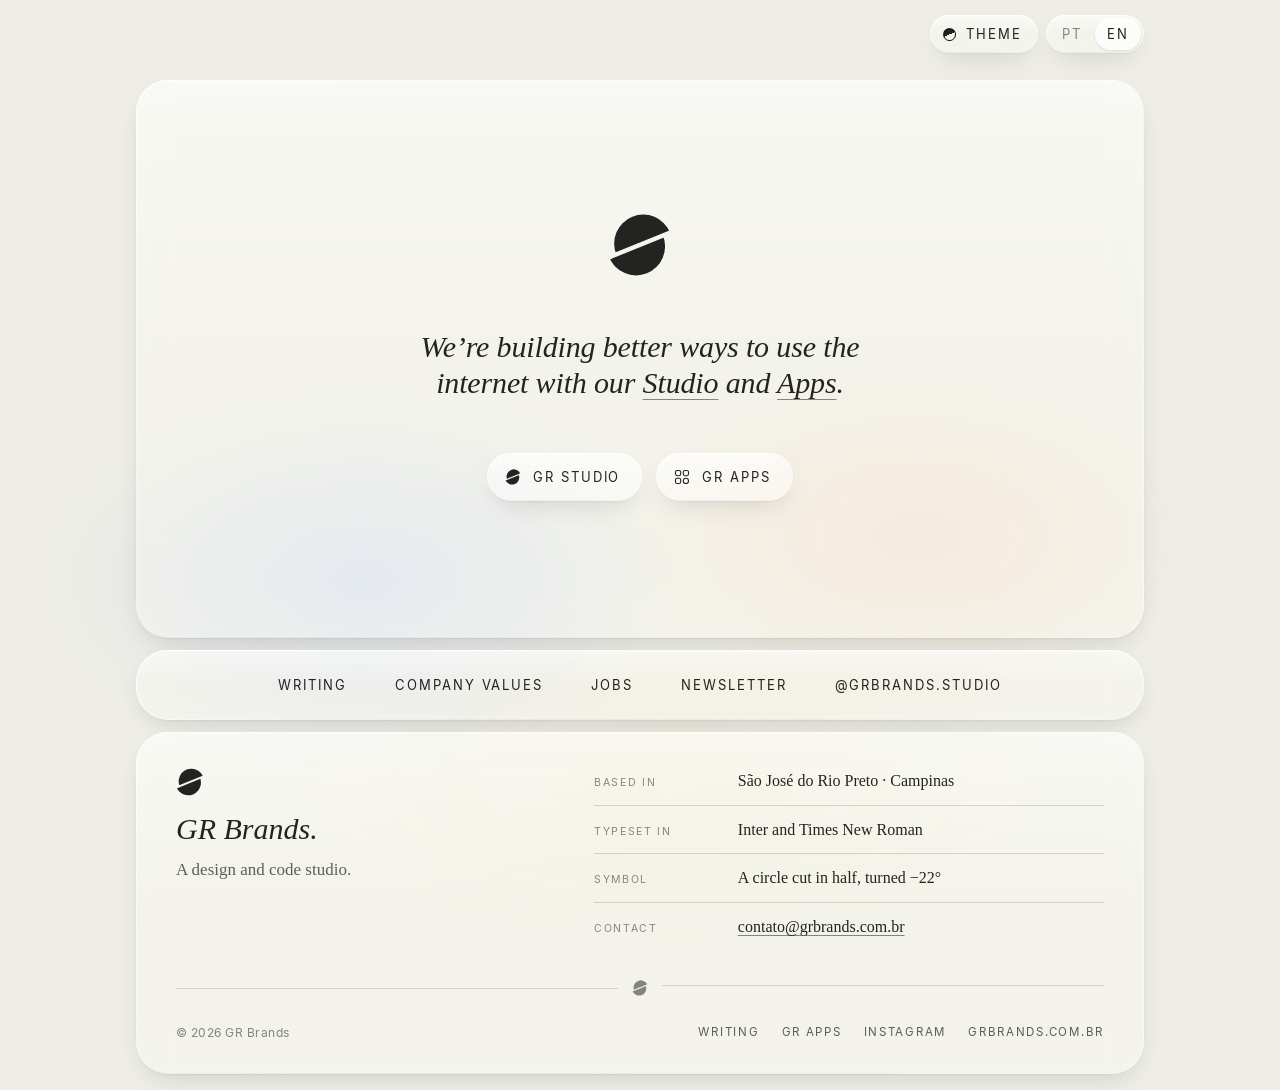
<file: index.html>
<!DOCTYPE html>
<html lang="pt-BR" data-page="home">
<head>
  <meta charset="UTF-8" />
  <meta name="viewport" content="width=device-width, initial-scale=1.0, viewport-fit=cover" />
  <title>GR Brands — Sites, identidades visuais e apps</title>
  <meta name="description" content="Estamos construindo jeitos melhores de usar a internet com o Estúdio e os Apps da GR Brands." />
  <meta name="theme-color" content="#EEEEE7" />
  <link rel="icon" type="image/svg+xml" href="img/favicon.svg" />
  <link rel="preload" href="fonts/Inter-Regular.woff2" as="font" type="font/woff2" crossorigin />
  <link rel="stylesheet" href="style.css?v=20261123-6" />

  <!-- Antes do primeiro quadro: tema, idioma e a classe .js. O tema precisa
       estar no <html> quando o glass-intro.js ler data-theme. -->
  <script>(function(){try{
    var h=document.documentElement,s=null,l=null;
    try{s=localStorage.getItem('grb-theme');l=localStorage.getItem('grb-lang');}catch(e){}
    var t=s||(matchMedia('(prefers-color-scheme: dark)').matches?'dark':'light');
    h.setAttribute('data-theme',t);
    if(!l)l=/^pt/i.test(navigator.language||'pt')?'pt':'en';
    h.setAttribute('data-lang',l);h.lang=l==='pt'?'pt-BR':'en';
    h.className+=' js';
  }catch(e){}})();</script>

  <!-- ABERTURA DE VIDRO (glass-intro.js), a mesma de grbrands.com.br.
       O véu cobre a página desde o primeiro quadro. -->
  <style>
  .glass-intro{display:none;position:fixed;inset:0;z-index:2147483000;background:#EEEEE7}
  html[data-theme=dark] .glass-intro{background:#1B1B1B}
  html.is-intro{overflow:hidden}
  html.is-intro .glass-intro,.glass-intro.is-saindo,.glass-intro.is-pulando{display:block}
  .glass-intro canvas{position:absolute;inset:0;width:100%;height:100%;display:block}
  .glass-intro.is-saindo{animation:gi-sai .62s cubic-bezier(.4,0,.2,1) forwards;pointer-events:none}
  .glass-intro.is-pulando{animation:gi-sai .32s ease forwards;pointer-events:none}
  @keyframes gi-sai{to{opacity:0;visibility:hidden}}
  </style>
  <script>(function(){/* em todo carregamento, exceto com movimento reduzido
    (?intro força). Se o glass-intro.js não chegar, a página volta em 4 s. */
  try{var force=/[?&]intro(=|&|$)/.test(location.search);
  if(!force&&matchMedia("(prefers-reduced-motion: reduce)").matches)return;
  var h=document.documentElement;h.className+=" is-intro"+(force?" is-intro-forced":"");
  window.__grbIntro=setTimeout(function(){h.classList.remove("is-intro");},4000);}catch(e){}})();</script>
</head>
<body>

<div class="glass-intro" id="glassIntro" aria-hidden="true"></div>
<script src="glass-intro.js?v=20261123-6" async></script>

<!-- Campo de cor quase imperceptível: é o que o vidro refrata. Sem ele, o
     Liquid Glass sobre um fundo liso vira só uma borda. -->
<div class="ambient" aria-hidden="true"></div>

<div class="shell">

  <!-- ============ BARRA ============ -->
  <header class="topbar topbar--end reveal r0">
    <div class="topbar__tools">
      <button class="ctrl glass" id="themeToggle" type="button" aria-label="Mudar o tema">
        <span class="ctrl__icon" aria-hidden="true"></span>
        <span data-i18n="theme">Tema</span>
      </button>
      <div class="seg glass" role="group" aria-label="Idioma" data-i18n-aria="langGroup">
        <span class="seg__thumb" aria-hidden="true"></span>
        <button class="seg__btn" type="button" data-lang="pt" lang="pt-BR" aria-pressed="true">PT</button>
        <button class="seg__btn" type="button" data-lang="en" lang="en" aria-pressed="false">EN</button>
      </div>
    </div>
  </header>

  <main>
    <!-- ============ PRINCIPAL ============ -->
    <section class="hero panel glass reveal r1">
      <a class="hero__mark" href="./" aria-label="GR Brands, início" data-i18n-aria="homeAria">
        <svg viewBox="22.5 22 84 84" aria-hidden="true">
        <defs>
          <clipPath id="hm-t"><rect x="-60" y="-60" width="220" height="107"/></clipPath>
          <clipPath id="hm-b"><rect x="-60" y="53" width="220" height="160"/></clipPath>
        </defs>
        <g transform="translate(25.30,24.00)"><g transform="scale(1.00125) translate(-16.0,-8.2)">
          <g fill="currentColor" transform="rotate(-22 50 50)">
            <g clip-path="url(#hm-t)"><circle cx="50" cy="50" r="38" transform="translate(10,0)"/></g>
            <g clip-path="url(#hm-b)"><circle cx="50" cy="50" r="38"/></g>
          </g>
        </g></g>
      </svg>
      </a>

      <h1 class="heading">
        <span data-i18n="h1a">Estamos construindo jeitos melhores de usar a internet com o </span><a class="heading-link" href="https://grbrands.com.br/" target="_blank" rel="noopener noreferrer" data-i18n="h1studio">Estúdio</a><span data-i18n="h1b"> e os </span><a class="heading-link" href="https://grbrands.com.br/apps/" target="_blank" rel="noopener noreferrer" data-i18n="h1apps">Apps</a><span>.</span>
      </h1>

      <ul class="apps">
        <li>
          <a class="button-link glass" href="https://grbrands.com.br/" target="_blank" rel="noopener noreferrer">
            <svg viewBox="22.5 22 84 84" width="16" height="16" aria-hidden="true">
        <defs>
          <clipPath id="bt-t"><rect x="-60" y="-60" width="220" height="107"/></clipPath>
          <clipPath id="bt-b"><rect x="-60" y="53" width="220" height="160"/></clipPath>
        </defs>
        <g transform="translate(25.30,24.00)"><g transform="scale(1.00125) translate(-16.0,-8.2)">
          <g fill="currentColor" transform="rotate(-22 50 50)">
            <g clip-path="url(#bt-t)"><circle cx="50" cy="50" r="38" transform="translate(10,0)"/></g>
            <g clip-path="url(#bt-b)"><circle cx="50" cy="50" r="38"/></g>
          </g>
        </g></g>
      </svg>
            <span data-i18n="btnStudio">GR Estúdio</span>
          </a>
        </li>
        <li>
          <a class="button-link glass" href="https://grbrands.com.br/apps/" target="_blank" rel="noopener noreferrer">
            <svg width="16" height="16" viewBox="0 0 16 16" fill="none" stroke="currentColor" stroke-width="1.1" aria-hidden="true">
              <rect x="1.5" y="1.5" width="5.2" height="5.2" rx="1.6"/>
              <rect x="9.3" y="1.5" width="5.2" height="5.2" rx="1.6"/>
              <rect x="1.5" y="9.3" width="5.2" height="5.2" rx="1.6"/>
              <circle cx="11.9" cy="11.9" r="2.6"/>
            </svg>
            <span data-i18n="btnApps">GR Apps</span>
          </a>
        </li>
      </ul>
    </section>
  </main>

  <!-- ============ NAVEGAÇÃO ============ -->
  <nav class="navpanel panel glass reveal r3" aria-label="Links" data-i18n-aria="navAria">
    <a class="mono-link" href="blog/" data-i18n="writing">Escritos</a>
    <a class="mono-link" href="https://grbrands.com.br/#sobre" target="_blank" rel="noopener noreferrer" data-i18n="values">Valores</a>
    <a class="mono-link" href="mailto:contato@grbrands.com.br?subject=Vagas" data-i18n="jobs">Vagas</a>
    <a class="mono-link" href="mailto:contato@grbrands.com.br?subject=Newsletter" data-i18n="newsletter">Newsletter</a>
    <a class="mono-link" href="https://www.instagram.com/grbrands.studio/" target="_blank" rel="noopener noreferrer">@grbrands.studio</a>
  </nav>

  <!-- ============ CÓLOFON ============
       A ficha técnica no pé da página. A régua do fim é cortada pelo
       símbolo e a metade da direita sobe, como a metade de cima do círculo
       da marca. -->
  <footer class="colophon panel glass reveal r4">
    <div class="colophon__top">
      <div class="colophon__brand">
        <svg viewBox="22.5 22 84 84" aria-hidden="true">
        <defs>
          <clipPath id="cb-t"><rect x="-60" y="-60" width="220" height="107"/></clipPath>
          <clipPath id="cb-b"><rect x="-60" y="53" width="220" height="160"/></clipPath>
        </defs>
        <g transform="translate(25.30,24.00)"><g transform="scale(1.00125) translate(-16.0,-8.2)">
          <g fill="currentColor" transform="rotate(-22 50 50)">
            <g clip-path="url(#cb-t)"><circle cx="50" cy="50" r="38" transform="translate(10,0)"/></g>
            <g clip-path="url(#cb-b)"><circle cx="50" cy="50" r="38"/></g>
          </g>
        </g></g>
      </svg>
        <p class="colophon__name">GR Brands.</p>
        <p class="colophon__tag" data-i18n="colTag">Estúdio de design e código.</p>
      </div>
      <dl class="colophon__specs">
        <div class="colophon__row"><dt data-i18n="colBaseK">Base</dt><dd>São José do Rio Preto · Campinas</dd></div>
        <div class="colophon__row"><dt data-i18n="colTypeK">Composição</dt><dd data-i18n="colType">Inter e Times New Roman</dd></div>
        <div class="colophon__row"><dt data-i18n="colMarkK">Símbolo</dt><dd data-i18n="colMark">Um círculo cortado ao meio, girado −22°</dd></div>
        <div class="colophon__row"><dt data-i18n="colContactK">Contato</dt><dd><a href="mailto:contato@grbrands.com.br">contato@grbrands.com.br</a></dd></div>
      </dl>
    </div>
    <div class="cut" aria-hidden="true">
      <span class="cut__a"></span>
      <svg viewBox="22.5 22 84 84" aria-hidden="true">
        <defs>
          <clipPath id="cc-t"><rect x="-60" y="-60" width="220" height="107"/></clipPath>
          <clipPath id="cc-b"><rect x="-60" y="53" width="220" height="160"/></clipPath>
        </defs>
        <g transform="translate(25.30,24.00)"><g transform="scale(1.00125) translate(-16.0,-8.2)">
          <g fill="currentColor" transform="rotate(-22 50 50)">
            <g clip-path="url(#cc-t)"><circle cx="50" cy="50" r="38" transform="translate(10,0)"/></g>
            <g clip-path="url(#cc-b)"><circle cx="50" cy="50" r="38"/></g>
          </g>
        </g></g>
      </svg>
      <span class="cut__b"></span>
    </div>
    <div class="colophon__bottom">
      <p class="colophon__copy">© 2026 GR Brands</p>
      <ul class="colophon__links">
        <li><a href="blog/" data-i18n="writing">Escritos</a></li>
        <li><a href="https://grbrands.com.br/apps/" target="_blank" rel="noopener noreferrer">GR Apps</a></li>
        <li><a href="https://www.instagram.com/grbrands.studio/" target="_blank" rel="noopener noreferrer">Instagram</a></li>
        <li><a href="https://grbrands.com.br/" target="_blank" rel="noopener noreferrer">grbrands.com.br</a></li>
      </ul>
    </div>
  </footer>

</div>

<script src="app.js?v=20261123-6" defer></script>
</body>
</html>
</file>
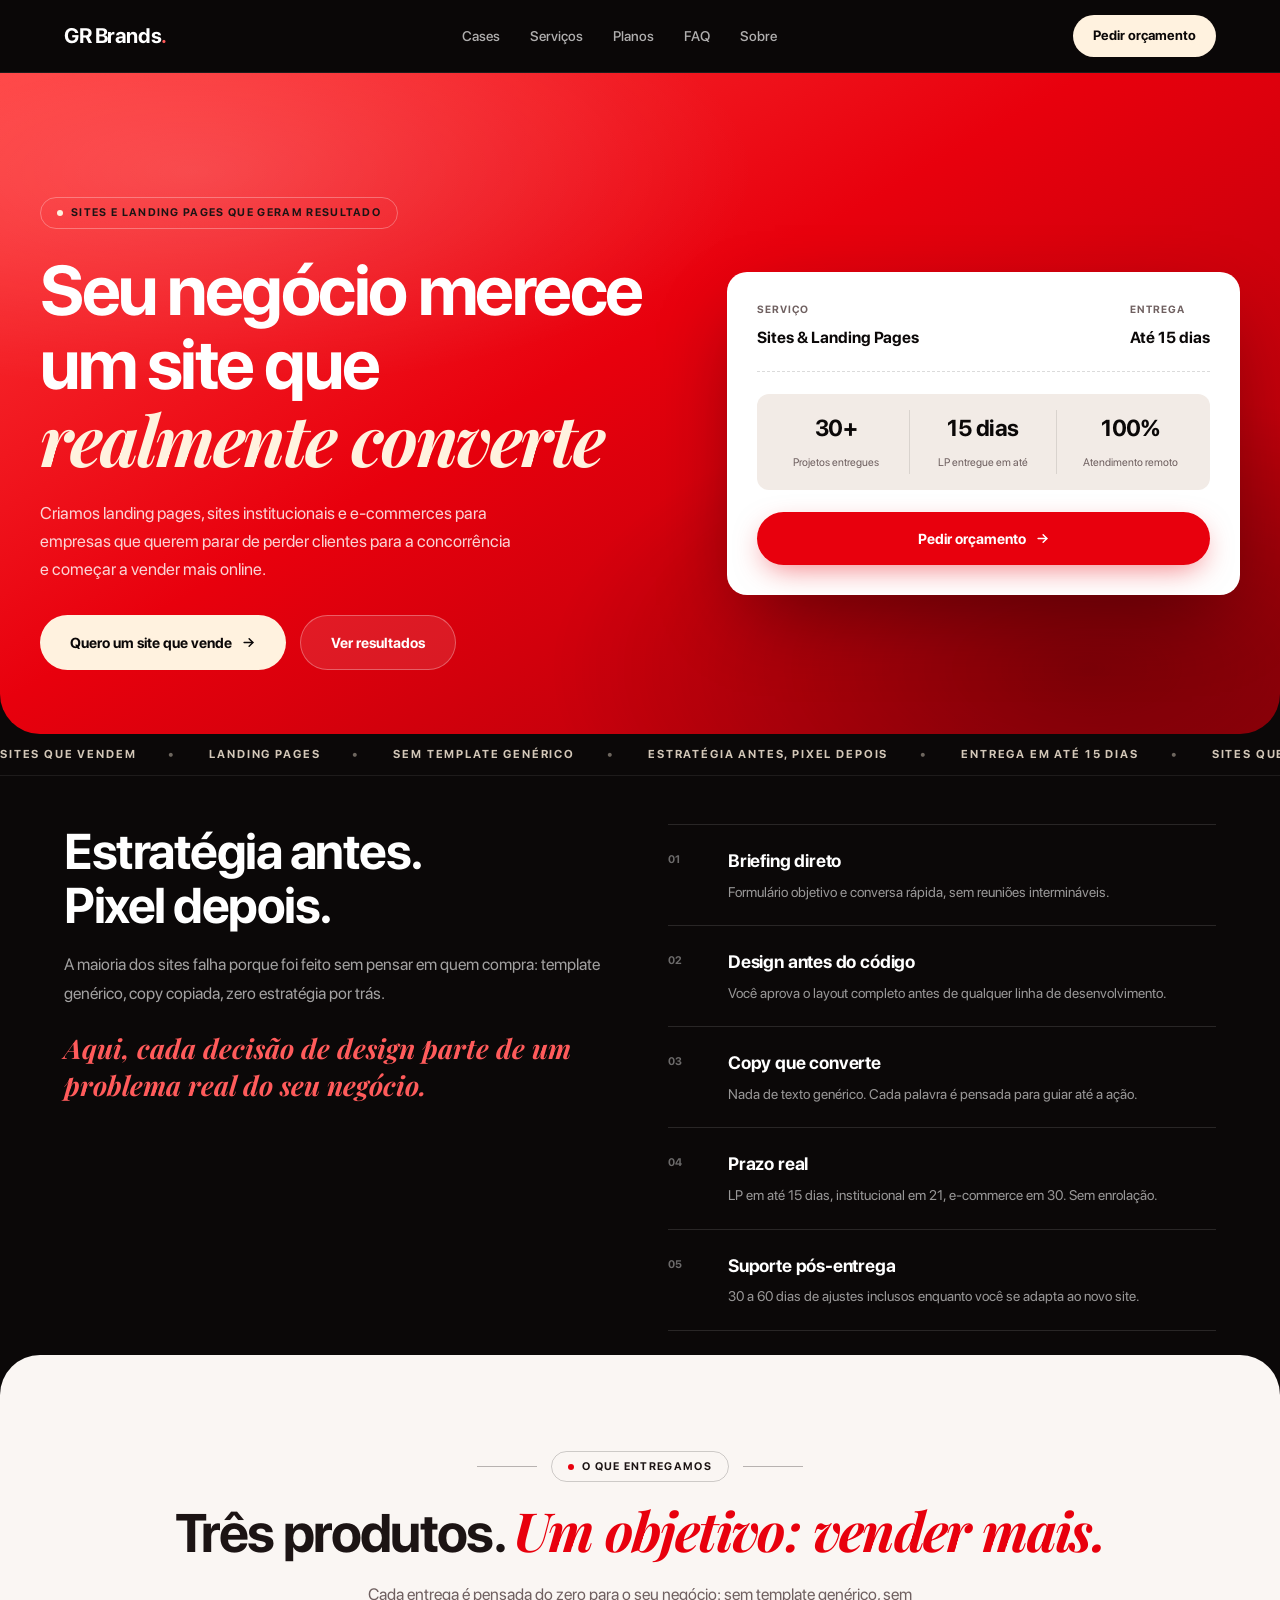
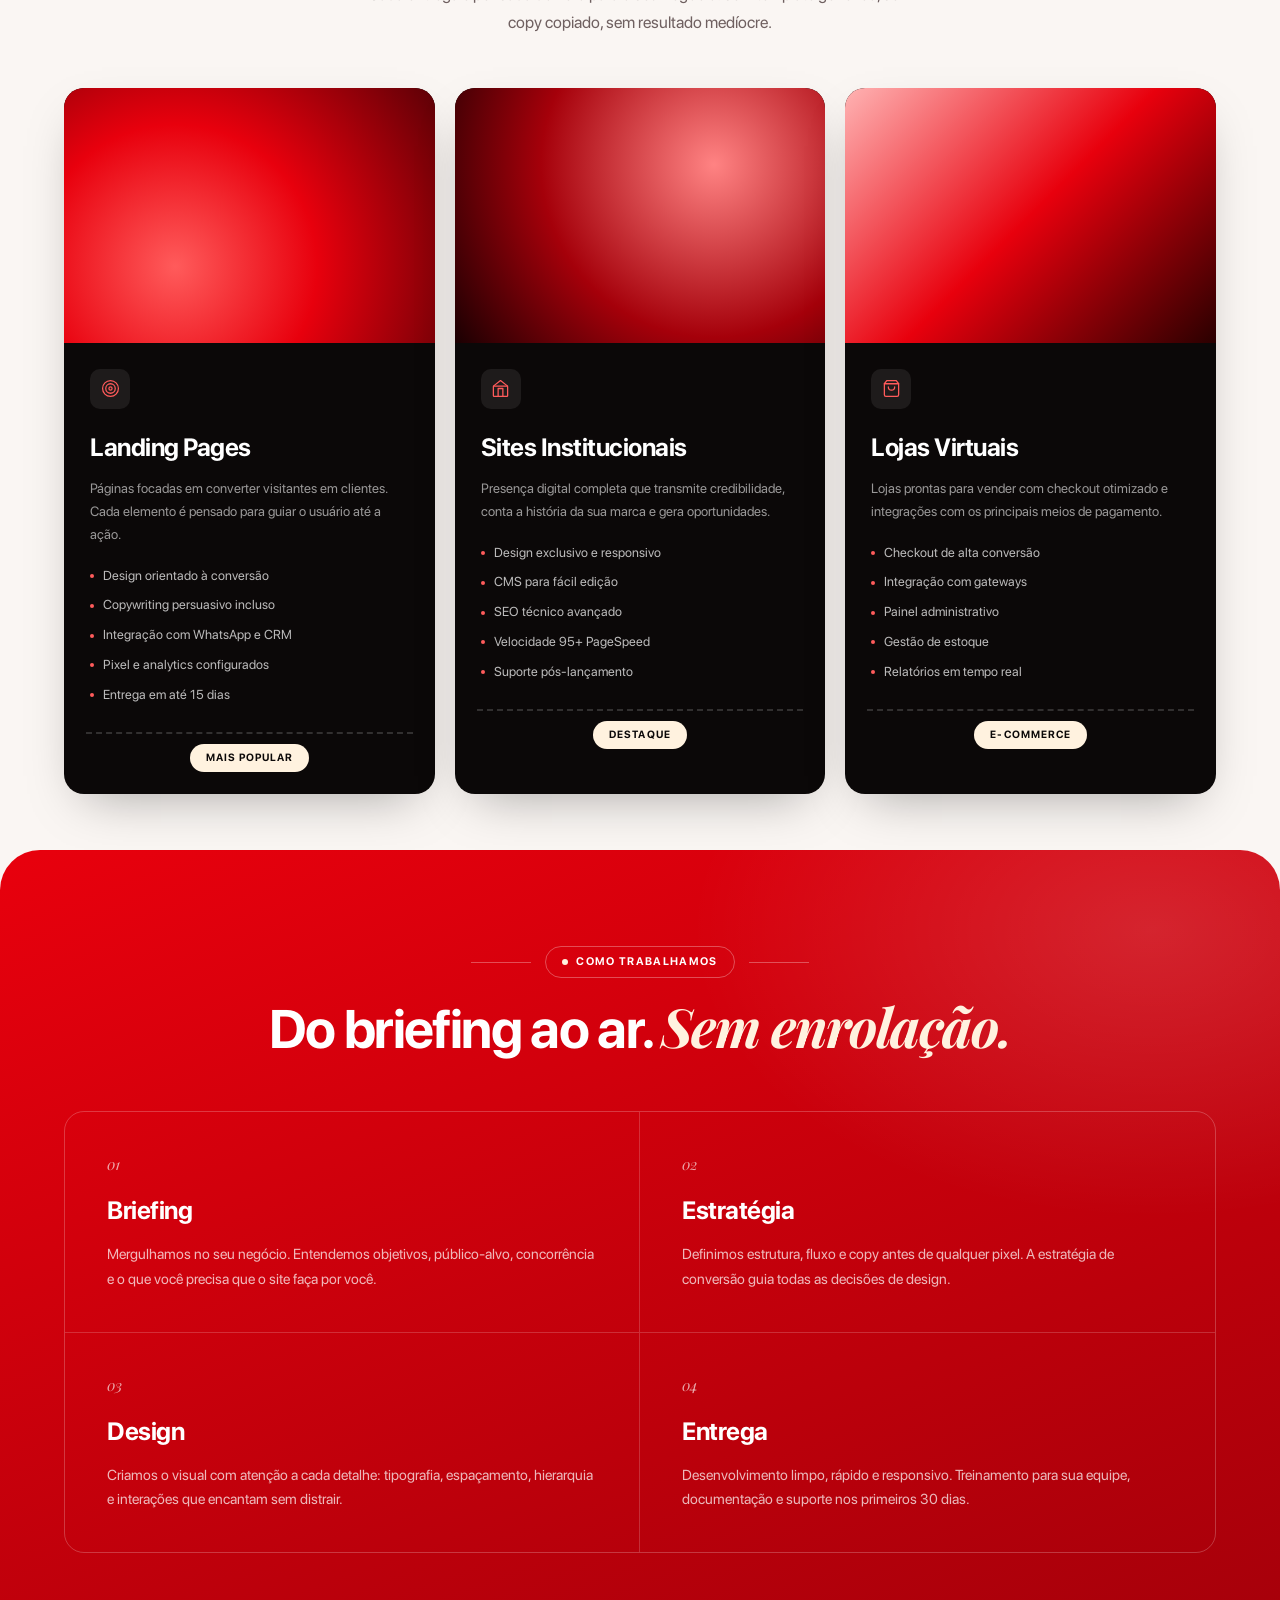
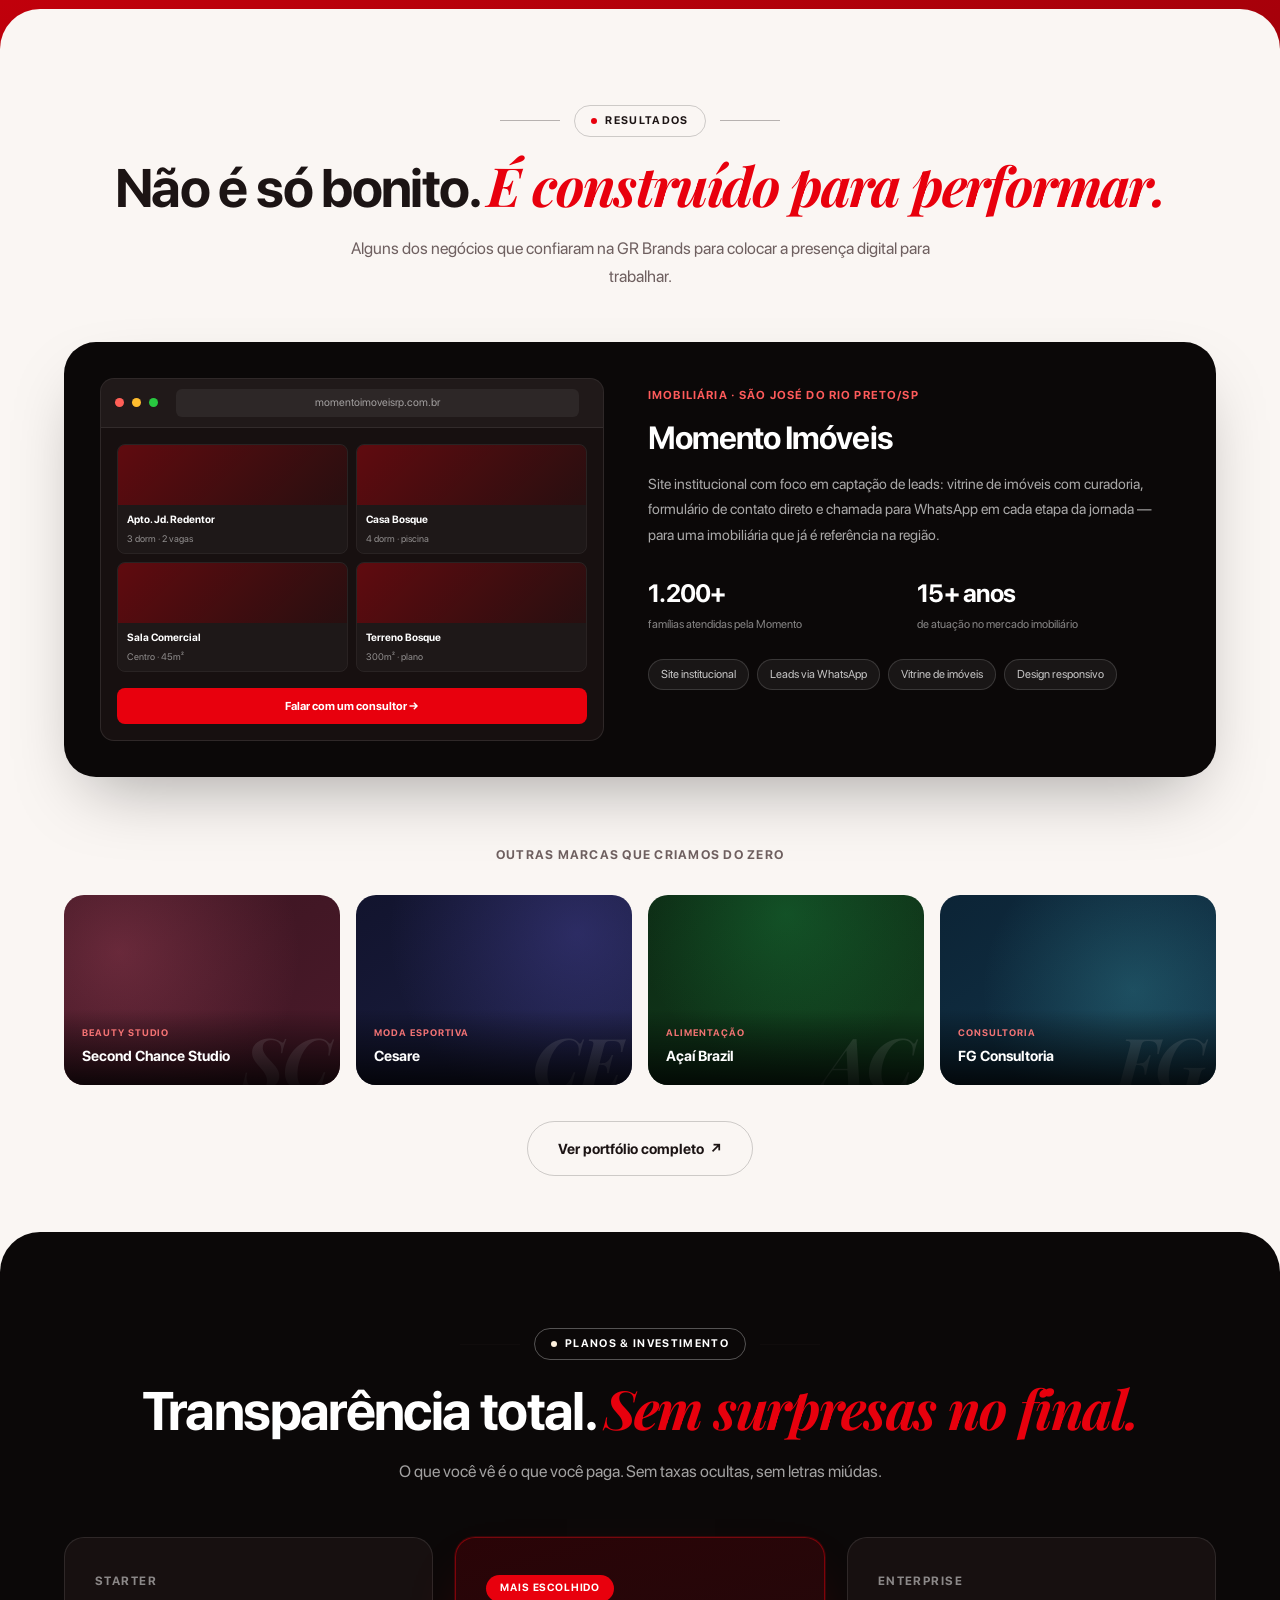
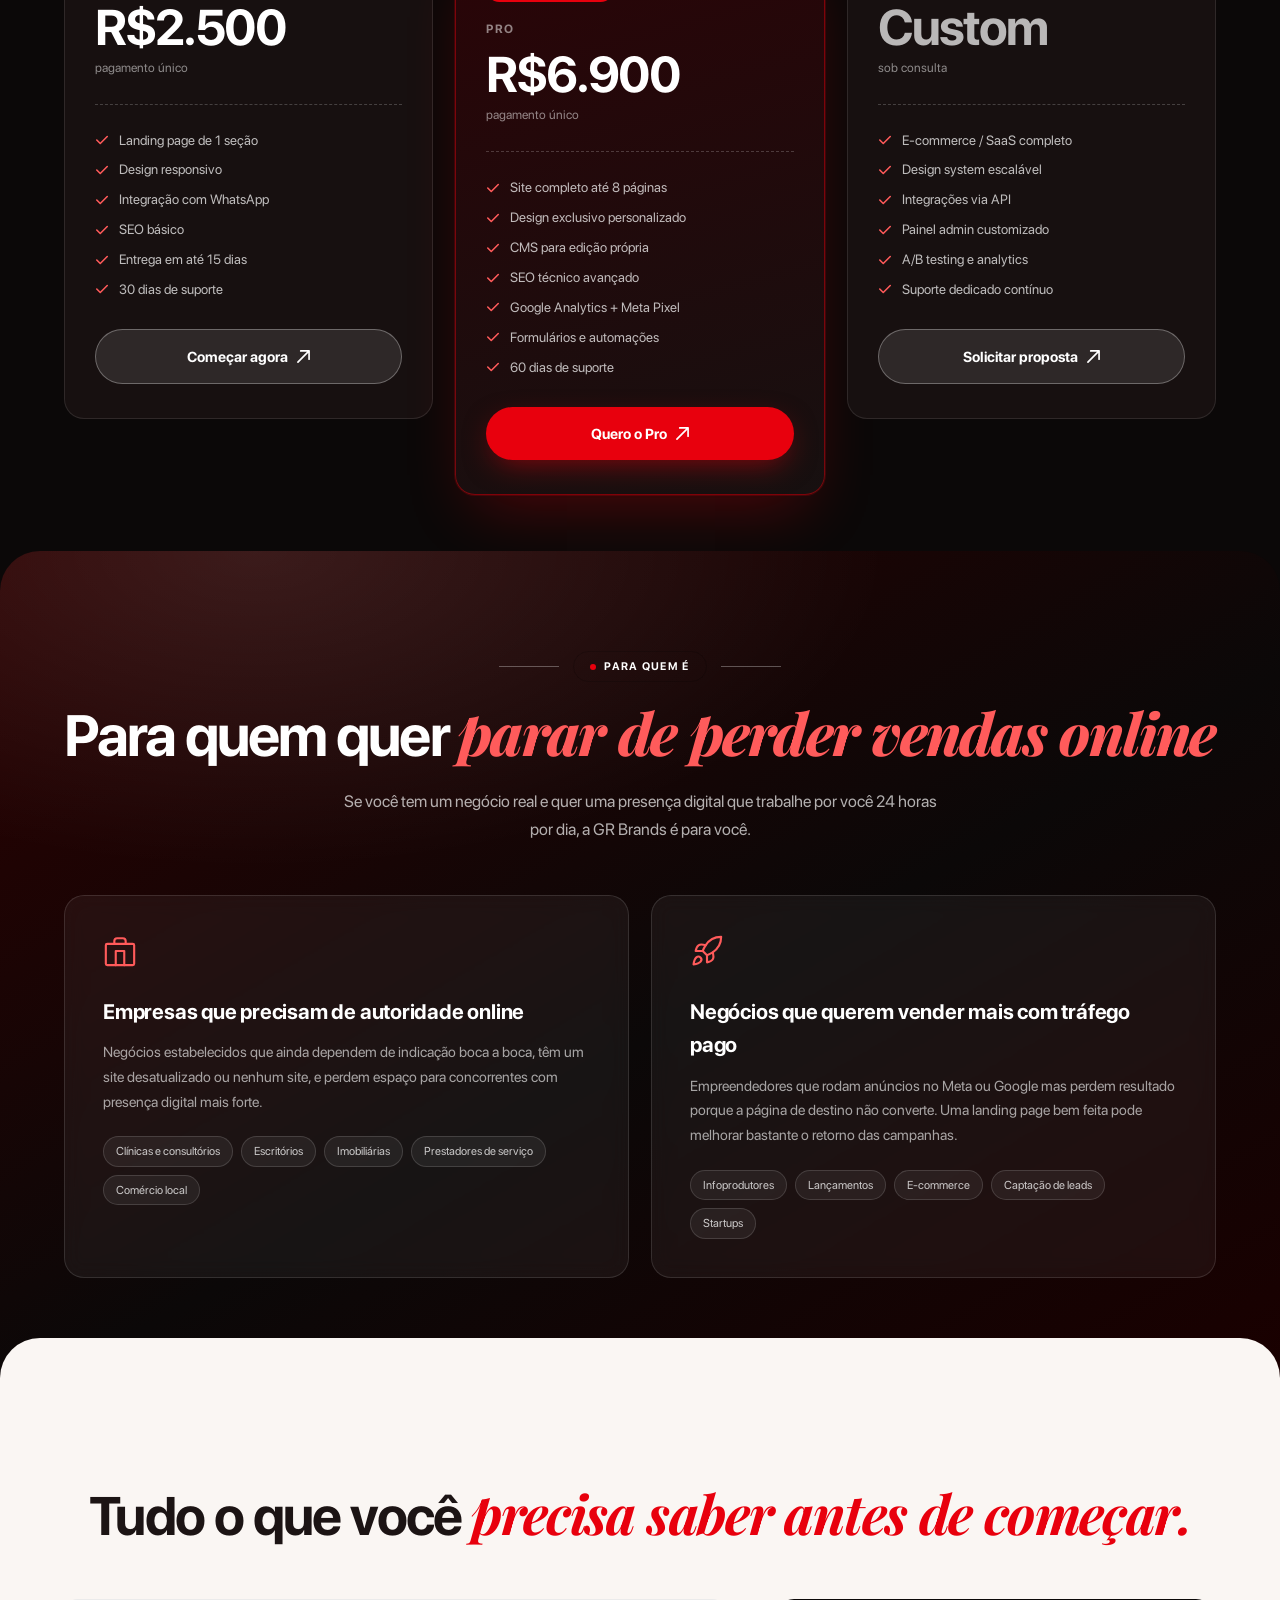
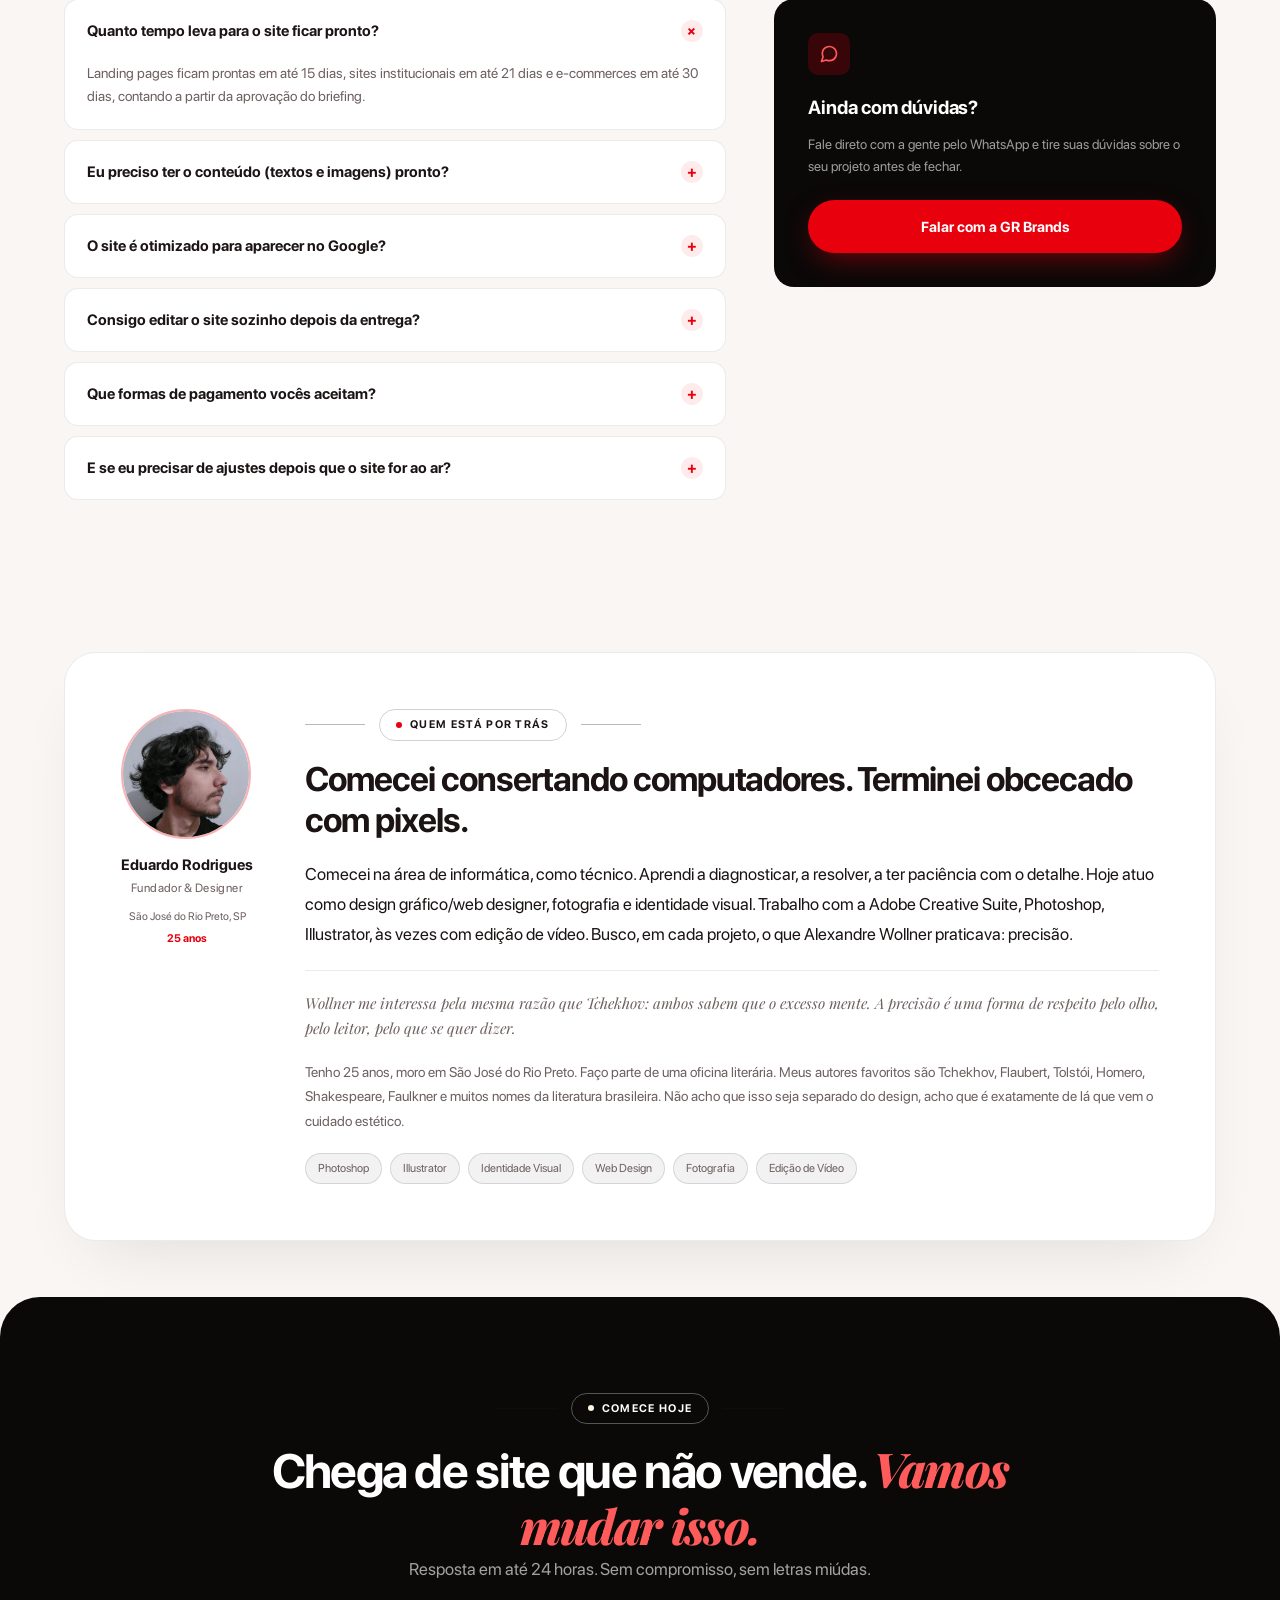
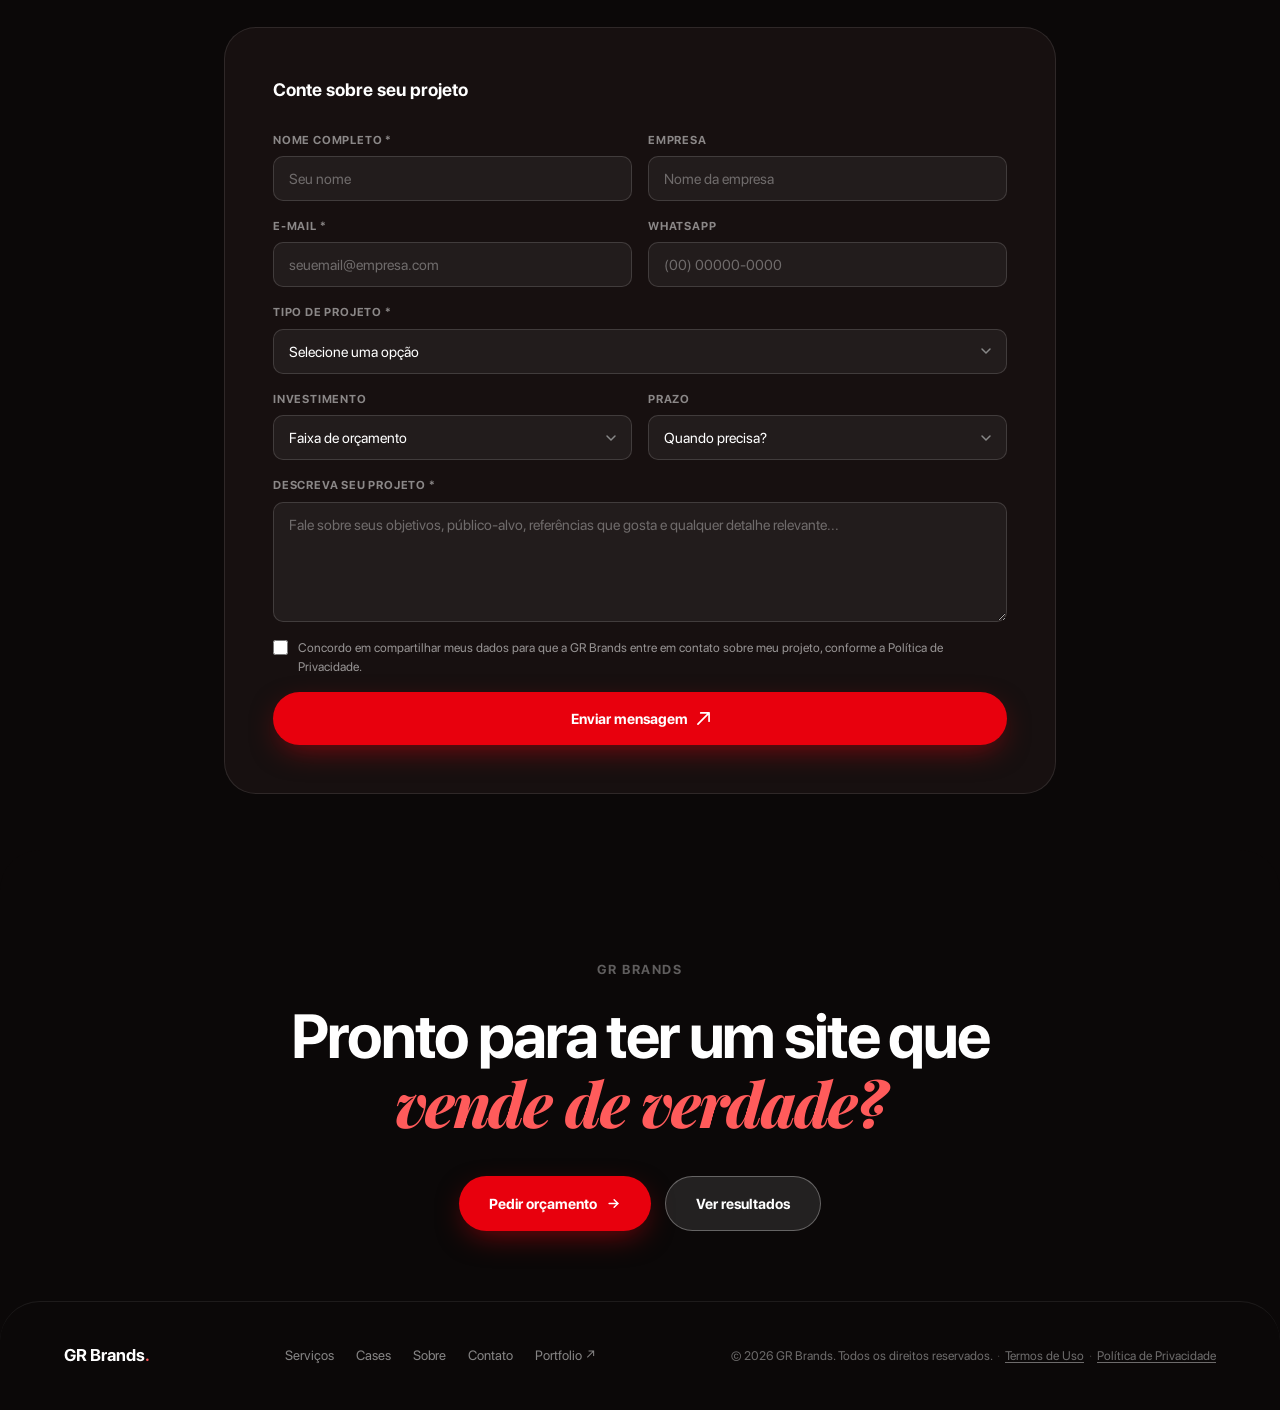
<file: backup/index.html>
<!DOCTYPE html>
<html lang="pt-BR">
<head>
  <meta charset="UTF-8" />
  <meta name="viewport" content="width=device-width, initial-scale=1.0" />
  <title>GR Brands — Agência de Sites & Landing Pages</title>
  <meta name="description" content="Landing pages, sites institucionais e e-commerces feitos para converter. Estratégia antes, pixel depois." />
  <link rel="icon" type="image/svg+xml" href="data:image/svg+xml,%3Csvg xmlns='http://www.w3.org/2000/svg' viewBox='0 0 64 64'%3E%3Crect width='64' height='64' rx='14' fill='%23E8000D'/%3E%3Ctext x='50%25' y='55%25' font-family='Georgia,serif' font-style='italic' font-size='34' font-weight='700' fill='%23fff' text-anchor='middle' dominant-baseline='middle'%3EG%3C/text%3E%3C/svg%3E" />
  <link rel="preconnect" href="https://fonts.googleapis.com" />
  <link rel="preconnect" href="https://fonts.gstatic.com" crossorigin />
  <link href="https://fonts.googleapis.com/css2?family=Playfair+Display:ital,wght@1,500;1,700&display=swap" rel="stylesheet" />
  <link rel="stylesheet" href="style.css" />
</head>
<body>

<!-- MOBILE MENU -->
<div class="mobile-menu" id="mobileMenu" aria-hidden="true">
  <ul class="mobile-nav-links">
    <li><a href="#cases" class="mobile-link">Cases</a></li>
    <li><a href="#servicos" class="mobile-link">Serviços</a></li>
    <li><a href="#planos" class="mobile-link">Planos</a></li>
    <li><a href="#faq" class="mobile-link">FAQ</a></li>
    <li><a href="#sobre" class="mobile-link">Sobre</a></li>
  </ul>
  <a href="#contato" class="mobile-cta mobile-link">Pedir orçamento</a>
</div>

<!-- NAV -->
<nav id="nav">
  <div class="container nav-inner">
    <a href="#" class="logo">GR Brands<span>.</span></a>
    <ul class="nav-links">
      <li><a href="#cases">Cases</a></li>
      <li><a href="#servicos">Serviços</a></li>
      <li><a href="#planos">Planos</a></li>
      <li><a href="#faq">FAQ</a></li>
      <li><a href="#sobre">Sobre</a></li>
    </ul>
    <div class="nav-right">
      <a href="#contato" class="nav-cta">Pedir orçamento</a>
      <button class="hamburger" id="hamburger" aria-label="Abrir menu"><span></span><span></span><span></span></button>
    </div>
  </div>
</nav>

<!-- HERO -->
<section class="hero">
  <div class="container hero__grid">
    <div class="fade-up d1">
      <div class="eyebrow eyebrow--onred eyebrow--left fade-up d1"><span><span class="eyebrow-dot"></span>Sites e landing pages que geram resultado</span></div>
      <h1 class="fade-up d2">Seu negócio merece um site que <em>realmente converte</em></h1>
      <p class="hero__sub fade-up d3">Criamos landing pages, sites institucionais e e-commerces para empresas que querem parar de perder clientes para a concorrência e começar a vender mais online.</p>
      <div class="hero__actions fade-up d4">
        <a href="#contato" class="btn btn--cream">
          Quero um site que vende
          <svg width="15" height="15" viewBox="0 0 24 24" fill="none" stroke="currentColor" stroke-width="2.4" stroke-linecap="round" stroke-linejoin="round"><path d="M5 12h14"/><path d="m13 6 6 6-6 6"/></svg>
        </a>
        <a href="#cases" class="btn btn--ghost-light">Ver resultados</a>
      </div>
    </div>

    <div class="hero__card fade-up d3">
      <div class="hero__card-row">
        <div class="hero__card-item">
          <small>Serviço</small>
          <strong>Sites & Landing Pages</strong>
        </div>
        <div class="hero__card-item">
          <small>Entrega</small>
          <strong>Até 15 dias</strong>
        </div>
      </div>
      <div class="hero__stats">
        <div class="hero__stat"><b>30+</b><span>Projetos entregues</span></div>
        <div class="hero__stat"><b>15 dias</b><span>LP entregue em até</span></div>
        <div class="hero__stat"><b>100%</b><span>Atendimento remoto</span></div>
      </div>
      <a href="#contato" class="btn btn--red btn--block hero__card-cta">
        Pedir orçamento
        <svg width="15" height="15" viewBox="0 0 24 24" fill="none" stroke="currentColor" stroke-width="2.4" stroke-linecap="round" stroke-linejoin="round"><path d="M5 12h14"/><path d="m13 6 6 6-6 6"/></svg>
      </a>
    </div>
  </div>
</section>

<!-- TICKER -->
<div class="ticker" aria-hidden="true">
  <div class="ticker__track">
    <span>Sites que vendem</span><span class="dot">•</span>
    <span>Landing pages</span><span class="dot">•</span>
    <span>Sem template genérico</span><span class="dot">•</span>
    <span>Estratégia antes, pixel depois</span><span class="dot">•</span>
    <span>Entrega em até 15 dias</span><span class="dot">•</span>
    <span>Sites que vendem</span><span class="dot">•</span>
    <span>Landing pages</span><span class="dot">•</span>
    <span>Sem template genérico</span><span class="dot">•</span>
    <span>Estratégia antes, pixel depois</span><span class="dot">•</span>
    <span>Entrega em até 15 dias</span><span class="dot">•</span>
  </div>
</div>

<!-- PROBLEMA / DIFERENCIAIS -->
<section class="problem">
  <div class="container">
    <div class="problem__grid">
      <div class="reveal">
        <h2>Estratégia antes.<br>Pixel depois.</h2>
        <p class="problem__lead">A maioria dos sites falha porque foi feito sem pensar em quem compra: template genérico, copy copiada, zero estratégia por trás.</p>
        <p class="problem__highlight">Aqui, cada decisão de design parte de um problema real do seu negócio.</p>
      </div>

      <div class="num-list reveal">
        <div class="num-list__item">
          <div class="num-list__idx">01</div>
          <div>
            <div class="num-list__title">Briefing direto</div>
            <div class="num-list__desc">Formulário objetivo e conversa rápida, sem reuniões intermináveis.</div>
          </div>
        </div>
        <div class="num-list__item">
          <div class="num-list__idx">02</div>
          <div>
            <div class="num-list__title">Design antes do código</div>
            <div class="num-list__desc">Você aprova o layout completo antes de qualquer linha de desenvolvimento.</div>
          </div>
        </div>
        <div class="num-list__item">
          <div class="num-list__idx">03</div>
          <div>
            <div class="num-list__title">Copy que converte</div>
            <div class="num-list__desc">Nada de texto genérico. Cada palavra é pensada para guiar até a ação.</div>
          </div>
        </div>
        <div class="num-list__item">
          <div class="num-list__idx">04</div>
          <div>
            <div class="num-list__title">Prazo real</div>
            <div class="num-list__desc">LP em até 15 dias, institucional em 21, e-commerce em 30. Sem enrolação.</div>
          </div>
        </div>
        <div class="num-list__item">
          <div class="num-list__idx">05</div>
          <div>
            <div class="num-list__title">Suporte pós-entrega</div>
            <div class="num-list__desc">30 a 60 dias de ajustes inclusos enquanto você se adapta ao novo site.</div>
          </div>
        </div>
      </div>
    </div>
  </div>
</section>

<!-- SERVIÇOS -->
<section class="services" id="servicos">
  <div class="container">
    <div class="eyebrow reveal"><span><span class="eyebrow-dot"></span>O que entregamos</span></div>
    <h2 class="section-title reveal">Três produtos. <em>Um objetivo: vender mais.</em></h2>
    <p class="section-sub reveal">Cada entrega é pensada do zero para o seu negócio: sem template genérico, sem copy copiado, sem resultado medíocre.</p>

    <div class="svc-grid">
      <div class="svc-card reveal">
        <div class="svc-card__thumb svc-card__thumb--1"></div>
        <div class="svc-card__body">
          <div class="svc-card__icon">
            <svg viewBox="0 0 24 24" fill="none" stroke="currentColor" stroke-width="1.6" stroke-linecap="round" stroke-linejoin="round" width="19" height="19"><circle cx="12" cy="12" r="10"/><circle cx="12" cy="12" r="6"/><circle cx="12" cy="12" r="2"/></svg>
          </div>
          <h3 class="svc-card__name">Landing Pages</h3>
          <p class="svc-card__desc">Páginas focadas em converter visitantes em clientes. Cada elemento é pensado para guiar o usuário até a ação.</p>
          <ul class="svc-card__list">
            <li>Design orientado à conversão</li>
            <li>Copywriting persuasivo incluso</li>
            <li>Integração com WhatsApp e CRM</li>
            <li>Pixel e analytics configurados</li>
            <li>Entrega em até 15 dias</li>
          </ul>
        </div>
        <div class="svc-card__tab"><span class="svc-card__tag">Mais popular</span></div>
      </div>

      <div class="svc-card reveal">
        <div class="svc-card__thumb svc-card__thumb--2"></div>
        <div class="svc-card__body">
          <div class="svc-card__icon">
            <svg viewBox="0 0 24 24" fill="none" stroke="currentColor" stroke-width="1.6" stroke-linecap="round" stroke-linejoin="round" width="19" height="19"><rect x="3" y="9" width="18" height="13" rx="1"/><path d="M9 22V12h6v10"/><path d="M3 9l9-7 9 7"/></svg>
          </div>
          <h3 class="svc-card__name">Sites Institucionais</h3>
          <p class="svc-card__desc">Presença digital completa que transmite credibilidade, conta a história da sua marca e gera oportunidades.</p>
          <ul class="svc-card__list">
            <li>Design exclusivo e responsivo</li>
            <li>CMS para fácil edição</li>
            <li>SEO técnico avançado</li>
            <li>Velocidade 95+ PageSpeed</li>
            <li>Suporte pós-lançamento</li>
          </ul>
        </div>
        <div class="svc-card__tab"><span class="svc-card__tag">Destaque</span></div>
      </div>

      <div class="svc-card reveal">
        <div class="svc-card__thumb svc-card__thumb--3"></div>
        <div class="svc-card__body">
          <div class="svc-card__icon">
            <svg viewBox="0 0 24 24" fill="none" stroke="currentColor" stroke-width="1.6" stroke-linecap="round" stroke-linejoin="round" width="19" height="19"><path d="M6 2L3 6v14a2 2 0 002 2h14a2 2 0 002-2V6l-3-4z"/><line x1="3" y1="6" x2="21" y2="6"/><path d="M16 10a4 4 0 01-8 0"/></svg>
          </div>
          <h3 class="svc-card__name">Lojas Virtuais</h3>
          <p class="svc-card__desc">Lojas prontas para vender com checkout otimizado e integrações com os principais meios de pagamento.</p>
          <ul class="svc-card__list">
            <li>Checkout de alta conversão</li>
            <li>Integração com gateways</li>
            <li>Painel administrativo</li>
            <li>Gestão de estoque</li>
            <li>Relatórios em tempo real</li>
          </ul>
        </div>
        <div class="svc-card__tab"><span class="svc-card__tag">E-commerce</span></div>
      </div>
    </div>
  </div>
</section>

<!-- PROCESSO -->
<section class="process" id="processo">
  <div class="container">
    <div class="eyebrow eyebrow--onred reveal"><span><span class="eyebrow-dot"></span>Como trabalhamos</span></div>
    <h2 class="section-title reveal">Do briefing ao ar. <em>Sem enrolação.</em></h2>

    <div class="process-grid reveal">
      <div class="process-cell">
        <div class="process-cell__num">01</div>
        <h3>Briefing</h3>
        <p>Mergulhamos no seu negócio. Entendemos objetivos, público-alvo, concorrência e o que você precisa que o site faça por você.</p>
      </div>
      <div class="process-cell">
        <div class="process-cell__num">02</div>
        <h3>Estratégia</h3>
        <p>Definimos estrutura, fluxo e copy antes de qualquer pixel. A estratégia de conversão guia todas as decisões de design.</p>
      </div>
      <div class="process-cell">
        <div class="process-cell__num">03</div>
        <h3>Design</h3>
        <p>Criamos o visual com atenção a cada detalhe: tipografia, espaçamento, hierarquia e interações que encantam sem distrair.</p>
      </div>
      <div class="process-cell">
        <div class="process-cell__num">04</div>
        <h3>Entrega</h3>
        <p>Desenvolvimento limpo, rápido e responsivo. Treinamento para sua equipe, documentação e suporte nos primeiros 30 dias.</p>
      </div>
    </div>
  </div>
</section>

<!-- CASES -->
<section class="cases" id="cases">
  <div class="container">
    <div class="eyebrow reveal"><span><span class="eyebrow-dot"></span>Resultados</span></div>
    <h2 class="section-title reveal">Não é só bonito. <em>É construído para performar.</em></h2>
    <p class="section-sub reveal">Alguns dos negócios que confiaram na GR Brands para colocar a presença digital para trabalhar.</p>

    <div class="case-featured reveal">
      <div class="case-browser-wrap">
        <div class="case-browser">
          <div class="mockup-topbar">
            <span class="dot dot-r"></span><span class="dot dot-y"></span><span class="dot dot-g"></span>
            <div class="mockup-url">momentoimoveisrp.com.br</div>
          </div>
          <div class="case-listing">
            <div class="case-listing-card">
              <div class="case-listing-img"></div>
              <div class="case-listing-body">
                <div class="case-listing-title">Apto. Jd. Redentor</div>
                <div class="case-listing-sub">3 dorm · 2 vagas</div>
              </div>
            </div>
            <div class="case-listing-card">
              <div class="case-listing-img"></div>
              <div class="case-listing-body">
                <div class="case-listing-title">Casa Bosque</div>
                <div class="case-listing-sub">4 dorm · piscina</div>
              </div>
            </div>
            <div class="case-listing-card">
              <div class="case-listing-img"></div>
              <div class="case-listing-body">
                <div class="case-listing-title">Sala Comercial</div>
                <div class="case-listing-sub">Centro · 45m²</div>
              </div>
            </div>
            <div class="case-listing-card">
              <div class="case-listing-img"></div>
              <div class="case-listing-body">
                <div class="case-listing-title">Terreno Bosque</div>
                <div class="case-listing-sub">300m² · plano</div>
              </div>
            </div>
          </div>
          <div class="case-cta-bar">Falar com um consultor →</div>
        </div>
      </div>
      <div class="case-info">
        <span class="case-tag">Imobiliária · São José do Rio Preto/SP</span>
        <h3 class="case-title">Momento Imóveis</h3>
        <p class="case-desc">Site institucional com foco em captação de leads: vitrine de imóveis com curadoria, formulário de contato direto e chamada para WhatsApp em cada etapa da jornada — para uma imobiliária que já é referência na região.</p>
        <div class="case-metrics">
          <div>
            <div class="case-metric-val">1.200+</div>
            <div class="case-metric-label">famílias atendidas pela Momento</div>
          </div>
          <div>
            <div class="case-metric-val">15+ anos</div>
            <div class="case-metric-label">de atuação no mercado imobiliário</div>
          </div>
        </div>
        <div class="case-deliverables">
          <span class="tag">Site institucional</span>
          <span class="tag">Leads via WhatsApp</span>
          <span class="tag">Vitrine de imóveis</span>
          <span class="tag">Design responsivo</span>
        </div>
      </div>
    </div>

    <div class="other-works-label">Outras marcas que criamos do zero</div>
    <div class="works-grid">
      <a href="projetos/second-chance-studio.html" class="work-card reveal">
        <div class="work-card__bg" style="background:linear-gradient(145deg,#3a1420,#4a1a2a);"></div>
        <div class="work-card__glow" style="background:radial-gradient(circle at 20% 30%, rgba(232,100,130,0.25) 0%, transparent 70%);"></div>
        <span class="work-card__initials" style="color:rgba(255,255,255,0.16);">SC</span>
        <div class="work-card__content">
          <span class="work-card__cat">Beauty Studio</span>
          <p class="work-card__name">Second Chance Studio</p>
        </div>
      </a>
      <a href="projetos/cesare.html" class="work-card reveal">
        <div class="work-card__bg" style="background:linear-gradient(145deg,#12142e,#1c1f42);"></div>
        <div class="work-card__glow" style="background:radial-gradient(circle at 80% 20%, rgba(120,110,255,0.22) 0%, transparent 70%);"></div>
        <span class="work-card__initials" style="color:rgba(255,255,255,0.16);">CE</span>
        <div class="work-card__content">
          <span class="work-card__cat">Moda Esportiva</span>
          <p class="work-card__name">Cesare</p>
        </div>
      </a>
      <a href="projetos/acai-brazil.html" class="work-card reveal">
        <div class="work-card__bg" style="background:linear-gradient(145deg,#0d2a14,#12401e);"></div>
        <div class="work-card__glow" style="background:radial-gradient(circle at 50% 10%, rgba(34,197,94,0.22) 0%, transparent 70%);"></div>
        <span class="work-card__initials" style="color:rgba(255,255,255,0.16);">AÇ</span>
        <div class="work-card__content">
          <span class="work-card__cat">Alimentação</span>
          <p class="work-card__name">Açaí Brazil</p>
        </div>
      </a>
      <a href="projetos/fg-consultoria.html" class="work-card reveal">
        <div class="work-card__bg" style="background:linear-gradient(145deg,#0c2436,#123449);"></div>
        <div class="work-card__glow" style="background:radial-gradient(circle at 70% 50%, rgba(79,196,207,0.22) 0%, transparent 70%);"></div>
        <span class="work-card__initials" style="color:rgba(255,255,255,0.16);">FG</span>
        <div class="work-card__content">
          <span class="work-card__cat">Consultoria</span>
          <p class="work-card__name">FG Consultoria</p>
        </div>
      </a>
    </div>

    <div style="text-align:center;margin-top:36px;">
      <a href="https://grbrands.myportfolio.com" target="_blank" rel="noopener" class="btn btn--ghost-ink">Ver portfólio completo &nbsp;↗</a>
    </div>
  </div>
</section>

<!-- PLANOS -->
<section class="pricing" id="planos">
  <div class="container">
    <div class="eyebrow eyebrow--onink reveal"><span><span class="eyebrow-dot"></span>Planos & Investimento</span></div>
    <h2 class="section-title reveal">Transparência total. <em>Sem surpresas no final.</em></h2>
    <p class="section-sub reveal">O que você vê é o que você paga. Sem taxas ocultas, sem letras miúdas.</p>

    <div class="price-grid">
      <div class="price-card reveal">
        <div class="price-plan">Starter</div>
        <div class="price-amount">R$2.500</div>
        <div class="price-period">pagamento único</div>
        <div class="price-divider"></div>
        <ul class="price-features">
          <li><svg viewBox="0 0 16 16" fill="none" width="14" height="14"><polyline points="2 8 6 12 14 4" stroke="currentColor" stroke-width="1.8" stroke-linecap="round" stroke-linejoin="round"/></svg> Landing page de 1 seção</li>
          <li><svg viewBox="0 0 16 16" fill="none" width="14" height="14"><polyline points="2 8 6 12 14 4" stroke="currentColor" stroke-width="1.8" stroke-linecap="round" stroke-linejoin="round"/></svg> Design responsivo</li>
          <li><svg viewBox="0 0 16 16" fill="none" width="14" height="14"><polyline points="2 8 6 12 14 4" stroke="currentColor" stroke-width="1.8" stroke-linecap="round" stroke-linejoin="round"/></svg> Integração com WhatsApp</li>
          <li><svg viewBox="0 0 16 16" fill="none" width="14" height="14"><polyline points="2 8 6 12 14 4" stroke="currentColor" stroke-width="1.8" stroke-linecap="round" stroke-linejoin="round"/></svg> SEO básico</li>
          <li><svg viewBox="0 0 16 16" fill="none" width="14" height="14"><polyline points="2 8 6 12 14 4" stroke="currentColor" stroke-width="1.8" stroke-linecap="round" stroke-linejoin="round"/></svg> Entrega em até 15 dias</li>
          <li><svg viewBox="0 0 16 16" fill="none" width="14" height="14"><polyline points="2 8 6 12 14 4" stroke="currentColor" stroke-width="1.8" stroke-linecap="round" stroke-linejoin="round"/></svg> 30 dias de suporte</li>
        </ul>
        <a href="#contato" class="btn btn--ghost-light btn--block">Começar agora
          <svg width="13" height="13" viewBox="0 0 14 14" fill="none"><path d="M1 13L13 1M13 1H4M13 1V10" stroke="currentColor" stroke-width="1.8" stroke-linecap="round"/></svg>
        </a>
      </div>

      <div class="price-card price-card--featured reveal">
        <span class="price-badge">Mais escolhido</span>
        <div class="price-plan">Pro</div>
        <div class="price-amount">R$6.900</div>
        <div class="price-period">pagamento único</div>
        <div class="price-divider"></div>
        <ul class="price-features">
          <li><svg viewBox="0 0 16 16" fill="none" width="14" height="14"><polyline points="2 8 6 12 14 4" stroke="currentColor" stroke-width="1.8" stroke-linecap="round" stroke-linejoin="round"/></svg> Site completo até 8 páginas</li>
          <li><svg viewBox="0 0 16 16" fill="none" width="14" height="14"><polyline points="2 8 6 12 14 4" stroke="currentColor" stroke-width="1.8" stroke-linecap="round" stroke-linejoin="round"/></svg> Design exclusivo personalizado</li>
          <li><svg viewBox="0 0 16 16" fill="none" width="14" height="14"><polyline points="2 8 6 12 14 4" stroke="currentColor" stroke-width="1.8" stroke-linecap="round" stroke-linejoin="round"/></svg> CMS para edição própria</li>
          <li><svg viewBox="0 0 16 16" fill="none" width="14" height="14"><polyline points="2 8 6 12 14 4" stroke="currentColor" stroke-width="1.8" stroke-linecap="round" stroke-linejoin="round"/></svg> SEO técnico avançado</li>
          <li><svg viewBox="0 0 16 16" fill="none" width="14" height="14"><polyline points="2 8 6 12 14 4" stroke="currentColor" stroke-width="1.8" stroke-linecap="round" stroke-linejoin="round"/></svg> Google Analytics + Meta Pixel</li>
          <li><svg viewBox="0 0 16 16" fill="none" width="14" height="14"><polyline points="2 8 6 12 14 4" stroke="currentColor" stroke-width="1.8" stroke-linecap="round" stroke-linejoin="round"/></svg> Formulários e automações</li>
          <li><svg viewBox="0 0 16 16" fill="none" width="14" height="14"><polyline points="2 8 6 12 14 4" stroke="currentColor" stroke-width="1.8" stroke-linecap="round" stroke-linejoin="round"/></svg> 60 dias de suporte</li>
        </ul>
        <a href="#contato" class="btn btn--red btn--block">Quero o Pro
          <svg width="13" height="13" viewBox="0 0 14 14" fill="none"><path d="M1 13L13 1M13 1H4M13 1V10" stroke="currentColor" stroke-width="1.8" stroke-linecap="round"/></svg>
        </a>
      </div>

      <div class="price-card reveal">
        <div class="price-plan">Enterprise</div>
        <div class="price-amount price-amount--custom">Custom</div>
        <div class="price-period">sob consulta</div>
        <div class="price-divider"></div>
        <ul class="price-features">
          <li><svg viewBox="0 0 16 16" fill="none" width="14" height="14"><polyline points="2 8 6 12 14 4" stroke="currentColor" stroke-width="1.8" stroke-linecap="round" stroke-linejoin="round"/></svg> E-commerce / SaaS completo</li>
          <li><svg viewBox="0 0 16 16" fill="none" width="14" height="14"><polyline points="2 8 6 12 14 4" stroke="currentColor" stroke-width="1.8" stroke-linecap="round" stroke-linejoin="round"/></svg> Design system escalável</li>
          <li><svg viewBox="0 0 16 16" fill="none" width="14" height="14"><polyline points="2 8 6 12 14 4" stroke="currentColor" stroke-width="1.8" stroke-linecap="round" stroke-linejoin="round"/></svg> Integrações via API</li>
          <li><svg viewBox="0 0 16 16" fill="none" width="14" height="14"><polyline points="2 8 6 12 14 4" stroke="currentColor" stroke-width="1.8" stroke-linecap="round" stroke-linejoin="round"/></svg> Painel admin customizado</li>
          <li><svg viewBox="0 0 16 16" fill="none" width="14" height="14"><polyline points="2 8 6 12 14 4" stroke="currentColor" stroke-width="1.8" stroke-linecap="round" stroke-linejoin="round"/></svg> A/B testing e analytics</li>
          <li><svg viewBox="0 0 16 16" fill="none" width="14" height="14"><polyline points="2 8 6 12 14 4" stroke="currentColor" stroke-width="1.8" stroke-linecap="round" stroke-linejoin="round"/></svg> Suporte dedicado contínuo</li>
        </ul>
        <a href="#contato" class="btn btn--ghost-light btn--block">Solicitar proposta
          <svg width="13" height="13" viewBox="0 0 14 14" fill="none"><path d="M1 13L13 1M13 1H4M13 1V10" stroke="currentColor" stroke-width="1.8" stroke-linecap="round"/></svg>
        </a>
      </div>
    </div>
  </div>
</section>

<!-- PARA QUEM -->
<section class="forwho" id="para-quem">
  <div class="container">
    <div class="eyebrow reveal"><span><span class="eyebrow-dot"></span>Para quem é</span></div>
    <h2 class="reveal">Para quem quer <em>parar de perder vendas online</em></h2>
    <p class="forwho__sub reveal">Se você tem um negócio real e quer uma presença digital que trabalhe por você 24 horas por dia, a GR Brands é para você.</p>

    <div class="forwho-grid">
      <div class="forwho-card reveal">
        <div class="forwho-icon">
          <svg viewBox="0 0 24 24" fill="none" stroke="currentColor" stroke-width="1.5" stroke-linecap="round" stroke-linejoin="round" width="34" height="34"><rect x="2" y="7" width="20" height="15" rx="1"/><path d="M9 22V12h6v10"/><path d="M16 7V5a2 2 0 00-2-2h-4a2 2 0 00-2 2v2"/></svg>
        </div>
        <h3>Empresas que precisam de autoridade online</h3>
        <p>Negócios estabelecidos que ainda dependem de indicação boca a boca, têm um site desatualizado ou nenhum site, e perdem espaço para concorrentes com presença digital mais forte.</p>
        <div class="forwho-tags">
          <span class="tag">Clínicas e consultórios</span>
          <span class="tag">Escritórios</span>
          <span class="tag">Imobiliárias</span>
          <span class="tag">Prestadores de serviço</span>
          <span class="tag">Comércio local</span>
        </div>
      </div>
      <div class="forwho-card reveal">
        <div class="forwho-icon">
          <svg viewBox="0 0 24 24" fill="none" stroke="currentColor" stroke-width="1.5" stroke-linecap="round" stroke-linejoin="round" width="34" height="34"><path d="M4.5 16.5c-1.5 1.26-2 5-2 5s3.74-.5 5-2c.71-.84.7-2.13-.09-2.91a2.18 2.18 0 00-2.91-.09z"/><path d="M12 15l-3-3a22 22 0 012-3.95A12.88 12.88 0 0122 2c0 2.72-.78 7.5-6 11a22.35 22.35 0 01-4 2z"/><path d="M9 12H4s.55-3.03 2-4c1.62-1.08 5 0 5 0"/><path d="M12 15v5s3.03-.55 4-2c1.08-1.62 0-5 0-5"/></svg>
        </div>
        <h3>Negócios que querem vender mais com tráfego pago</h3>
        <p>Empreendedores que rodam anúncios no Meta ou Google mas perdem resultado porque a página de destino não converte. Uma landing page bem feita pode melhorar bastante o retorno das campanhas.</p>
        <div class="forwho-tags">
          <span class="tag">Infoprodutores</span>
          <span class="tag">Lançamentos</span>
          <span class="tag">E-commerce</span>
          <span class="tag">Captação de leads</span>
          <span class="tag">Startups</span>
        </div>
      </div>
    </div>
  </div>
</section>

<!-- FAQ -->
<section class="faq" id="faq">
  <div class="container">
    <div class="eyebrow reveal"><span><span class="eyebrow-dot"></span>Perguntas frequentes</span></div>
    <h2 class="section-title reveal">Tudo o que você <em>precisa saber antes de começar.</em></h2>

    <div class="faq-grid">
      <div class="faq-list reveal">
        <details class="faq-item" open>
          <summary>Quanto tempo leva para o site ficar pronto?<span class="faq-icon">+</span></summary>
          <div class="faq-answer">Landing pages ficam prontas em até 15 dias, sites institucionais em até 21 dias e e-commerces em até 30 dias, contando a partir da aprovação do briefing.</div>
        </details>
        <details class="faq-item">
          <summary>Eu preciso ter o conteúdo (textos e imagens) pronto?<span class="faq-icon">+</span></summary>
          <div class="faq-answer">Não necessariamente. Ajudamos na estruturação da copy e podemos indicar bancos de imagem ou orientar sessões de fotos, mas quanto mais material você já tiver, mais rápido o processo.</div>
        </details>
        <details class="faq-item">
          <summary>O site é otimizado para aparecer no Google?<span class="faq-icon">+</span></summary>
          <div class="faq-answer">Sim. Todo projeto sai com SEO técnico básico configurado (meta tags, performance, estrutura semântica). Os planos Pro e Enterprise incluem SEO técnico avançado.</div>
        </details>
        <details class="faq-item">
          <summary>Consigo editar o site sozinho depois da entrega?<span class="faq-icon">+</span></summary>
          <div class="faq-answer">Sim, nos planos Pro e Enterprise entregamos com CMS para você editar textos e imagens sem depender de programador.</div>
        </details>
        <details class="faq-item">
          <summary>Que formas de pagamento vocês aceitam?<span class="faq-icon">+</span></summary>
          <div class="faq-answer">Trabalhamos com pagamento único, geralmente dividido em entrada + entrega. Para projetos Enterprise, também negociamos parcelamento conforme etapas do projeto.</div>
        </details>
        <details class="faq-item">
          <summary>E se eu precisar de ajustes depois que o site for ao ar?<span class="faq-icon">+</span></summary>
          <div class="faq-answer">Todo projeto inclui um período de suporte pós-entrega (30 a 60 dias, dependendo do plano) para ajustes sem custo extra.</div>
        </details>
      </div>

      <div class="faq-support reveal">
        <div class="faq-support__icon">
          <svg width="20" height="20" viewBox="0 0 24 24" fill="none" stroke="currentColor" stroke-width="2" stroke-linecap="round" stroke-linejoin="round"><path d="M21 11.5a8.38 8.38 0 01-.9 3.8 8.5 8.5 0 01-7.6 4.7 8.38 8.38 0 01-3.8-.9L3 21l1.9-5.7a8.38 8.38 0 01-.9-3.8 8.5 8.5 0 014.7-7.6 8.38 8.38 0 013.8-.9h.5a8.48 8.48 0 018 8v.5z"/></svg>
        </div>
        <h3>Ainda com dúvidas?</h3>
        <p>Fale direto com a gente pelo WhatsApp e tire suas dúvidas sobre o seu projeto antes de fechar.</p>
        <a href="#contato" class="btn btn--red btn--block">Falar com a GR Brands</a>
      </div>
    </div>
  </div>
</section>

<!-- SOBRE / FUNDADOR -->
<section class="about" id="sobre">
  <div class="container">
    <div class="about-inner reveal">
      <div class="about-photo">
        <img src="img/eduardo.jpg" alt="Eduardo Rodrigues" onerror="this.style.display='none';this.nextElementSibling.style.display='flex';" />
        <div class="about-photo-fallback">E</div>
        <div class="name">Eduardo Rodrigues</div>
        <div class="role">Fundador &amp; Designer</div>
        <div class="meta">
          <span>São José do Rio Preto, SP</span>
          <span class="age">25 anos</span>
        </div>
      </div>
      <div class="about-body">
        <div class="eyebrow" style="justify-content:flex-start;"><span><span class="eyebrow-dot"></span>Quem está por trás</span></div>
        <h2>Comecei consertando computadores. Terminei obcecado com pixels.</h2>
        <p>Comecei na área de informática, como técnico. Aprendi a diagnosticar, a resolver, a ter paciência com o detalhe. Hoje atuo como design gráfico/web designer, fotografia e identidade visual. Trabalho com a Adobe Creative Suite, Photoshop, Illustrator, às vezes com edição de vídeo. Busco, em cada projeto, o que Alexandre Wollner praticava: precisão.</p>
        <div class="about-quote">Wollner me interessa pela mesma razão que Tchekhov: ambos sabem que o excesso mente. A precisão é uma forma de respeito pelo olho, pelo leitor, pelo que se quer dizer.</div>
        <p class="about-extra">Tenho 25 anos, moro em São José do Rio Preto. Faço parte de uma oficina literária. Meus autores favoritos são Tchekhov, Flaubert, Tolstói, Homero, Shakespeare, Faulkner e muitos nomes da literatura brasileira. Não acho que isso seja separado do design, acho que é exatamente de lá que vem o cuidado estético.</p>
        <div class="about-tags">
          <span class="tag tag--ink">Photoshop</span>
          <span class="tag tag--ink">Illustrator</span>
          <span class="tag tag--ink">Identidade Visual</span>
          <span class="tag tag--ink">Web Design</span>
          <span class="tag tag--ink">Fotografia</span>
          <span class="tag tag--ink">Edição de Vídeo</span>
        </div>
      </div>
    </div>
  </div>
</section>

<!-- CONTATO -->
<section class="contact" id="contato">
  <div class="container contact-wrap">
    <div class="contact-header">
      <div class="eyebrow eyebrow--onink reveal"><span><span class="eyebrow-dot"></span>Comece hoje</span></div>
      <h2 class="contact-heading reveal">Chega de site que não vende. <em>Vamos mudar isso.</em></h2>
      <p class="contact-sub reveal">Resposta em até 24 horas. Sem compromisso, sem letras miúdas.</p>
    </div>

    <div class="contact-panel reveal">
      <p class="form-title">Conte sobre seu projeto</p>
      <form id="contactForm" novalidate>
        <div class="form-grid">
          <div class="form-group">
            <label class="form-label" for="f-name">Nome completo *</label>
            <input class="form-input" id="f-name" type="text" placeholder="Seu nome" required />
          </div>
          <div class="form-group">
            <label class="form-label" for="f-company">Empresa</label>
            <input class="form-input" id="f-company" type="text" placeholder="Nome da empresa" />
          </div>
          <div class="form-group">
            <label class="form-label" for="f-email">E-mail *</label>
            <input class="form-input" id="f-email" type="email" placeholder="seuemail@empresa.com" required />
          </div>
          <div class="form-group">
            <label class="form-label" for="f-phone">WhatsApp</label>
            <input class="form-input" id="f-phone" type="tel" placeholder="(00) 00000-0000" />
          </div>

          <div class="form-group form-group--full">
            <label class="form-label" for="f-type">Tipo de projeto *</label>
            <select class="form-input form-select" id="f-type" required>
              <option value="" disabled selected>Selecione uma opção</option>
              <option>Landing Page</option>
              <option>Site Institucional</option>
              <option>E-commerce / Loja Virtual</option>
              <option>Redesign de site existente</option>
              <option>Identidade Visual / Logo</option>
              <option>Outro</option>
            </select>
          </div>

          <div class="form-group">
            <label class="form-label" for="f-budget">Investimento</label>
            <select class="form-input form-select" id="f-budget">
              <option value="" disabled selected>Faixa de orçamento</option>
              <option>Até R$ 3.000</option>
              <option>R$ 3.000 a R$ 8.000</option>
              <option>R$ 8.000 a R$ 20.000</option>
              <option>Acima de R$ 20.000</option>
              <option>A definir</option>
            </select>
          </div>
          <div class="form-group">
            <label class="form-label" for="f-deadline">Prazo</label>
            <select class="form-input form-select" id="f-deadline">
              <option value="" disabled selected>Quando precisa?</option>
              <option>Urgente (até 2 semanas)</option>
              <option>1 mês</option>
              <option>2 a 3 meses</option>
              <option>Sem prazo definido</option>
            </select>
          </div>

          <div class="form-group form-group--full">
            <label class="form-label" for="f-msg">Descreva seu projeto *</label>
            <textarea class="form-input form-textarea" id="f-msg" placeholder="Fale sobre seus objetivos, público-alvo, referências que gosta e qualquer detalhe relevante..." required></textarea>
          </div>

          <div class="form-group form-group--full">
            <label class="form-check">
              <input type="checkbox" id="f-agree" required />
              <span>Concordo em compartilhar meus dados para que a GR Brands entre em contato sobre meu projeto, conforme a <a href="#" id="openPrivacyFromForm">Política de Privacidade</a>.</span>
            </label>
          </div>

          <div class="form-group form-group--full">
            <button type="submit" class="btn btn--red btn--block">
              Enviar mensagem
              <svg width="13" height="13" viewBox="0 0 14 14" fill="none"><path d="M1 13L13 1M13 1H4M13 1V10" stroke="currentColor" stroke-width="1.8" stroke-linecap="round"/></svg>
            </button>
          </div>
        </div>
      </form>

      <div class="form-success" id="formSuccess">
        <div class="form-success__icon">
          <svg viewBox="0 0 24 24" fill="none" stroke="currentColor" stroke-width="2" width="22" height="22"><polyline points="20 6 9 17 4 12"/></svg>
        </div>
        <strong>Mensagem enviada!</strong>
        <p>Obrigado pelo contato. Retornamos em até <strong>24 horas</strong> nos dias úteis.</p>
      </div>
    </div>
  </div>
</section>

<!-- CTA FINAL -->
<section class="final-cta">
  <div class="container">
    <div class="final-cta__wordmark">GR Brands</div>
    <h2 class="reveal">Pronto para ter um site que <em>vende de verdade?</em></h2>
    <div class="final-cta__actions">
      <a href="#contato" class="btn btn--red">
        Pedir orçamento
        <svg width="15" height="15" viewBox="0 0 24 24" fill="none" stroke="currentColor" stroke-width="2.4" stroke-linecap="round" stroke-linejoin="round"><path d="M5 12h14"/><path d="m13 6 6 6-6 6"/></svg>
      </a>
      <a href="#cases" class="btn btn--ghost-light">Ver resultados</a>
    </div>
  </div>
</section>

<!-- FOOTER -->
<footer>
  <div class="container footer-inner">
    <div class="footer-logo">GR Brands<span>.</span></div>
    <div class="footer-links">
      <a href="#servicos">Serviços</a>
      <a href="#cases">Cases</a>
      <a href="#sobre">Sobre</a>
      <a href="#contato">Contato</a>
      <a href="https://grbrands.myportfolio.com" target="_blank" rel="noopener">Portfolio ↗</a>
    </div>
    <div class="footer-copy">
      © 2026 GR Brands. Todos os direitos reservados.
      <span class="footer-sep">·</span>
      <a href="#" id="openTerms" class="footer-legal-link">Termos de Uso</a>
      <span class="footer-sep">·</span>
      <a href="#" id="openPrivacy" class="footer-legal-link">Política de Privacidade</a>
    </div>
  </div>
</footer>

<!-- TERMS MODAL -->
<div class="modal-overlay" id="termsModal" aria-hidden="true">
  <div class="modal-content" role="dialog" aria-labelledby="termsTitle">
    <button class="modal-close" aria-label="Fechar">&times;</button>
    <h2 id="termsTitle">Termos de Uso</h2>
    <div class="modal-body">
      <p><strong>1. Aceitação dos Termos</strong></p>
      <p>Ao acessar e utilizar este site, você concorda com os presentes Termos de Uso. Caso não concorde com qualquer disposição, solicitamos que interrompa o uso imediatamente.</p>

      <p><strong>2. Finalidade do Site</strong></p>
      <p>Este site tem caráter informativo e comercial sobre os serviços de criação de sites, landing pages e lojas virtuais oferecidos pela GR Brands.</p>

      <p><strong>3. Propriedade Intelectual</strong></p>
      <p>Todo o conteúdo do site, incluindo textos, imagens, logotipos e elementos gráficos, é protegido por direitos autorais e não pode ser reproduzido sem autorização prévia por escrito.</p>

      <p><strong>4. Orçamentos e Propostas</strong></p>
      <p>Os valores exibidos nos planos são referenciais e podem ser ajustados conforme o escopo definido no briefing. A confirmação do projeto está sujeita à aprovação de proposta e pagamento conforme condições acordadas.</p>

      <p><strong>5. Prazos de Entrega</strong></p>
      <p>Os prazos informados começam a contar a partir da aprovação do briefing e do recebimento do conteúdo necessário para o desenvolvimento. Atrasos na entrega de materiais pelo cliente podem impactar o prazo final.</p>

      <p><strong>6. Responsabilidade</strong></p>
      <p>A GR Brands se reserva o direito de alterar, atualizar ou remover conteúdos do site sem aviso prévio. Não nos responsabilizamos por decisões tomadas com base exclusivamente nas informações do site.</p>

      <p><strong>7. Alterações</strong></p>
      <p>Estes termos podem ser atualizados a qualquer momento. Recomendamos a consulta periódica desta página.</p>

      <p><strong>8. Lei Aplicável</strong></p>
      <p>Estes Termos de Uso são regidos pelas leis da República Federativa do Brasil, em especial a Lei Geral de Proteção de Dados (LGPD, Lei nº 13.709/2018) e o Código de Defesa do Consumidor.</p>
    </div>
  </div>
</div>

<!-- PRIVACY MODAL -->
<div class="modal-overlay" id="privacyModal" aria-hidden="true">
  <div class="modal-content" role="dialog" aria-labelledby="privacyTitle">
    <button class="modal-close" aria-label="Fechar">&times;</button>
    <h2 id="privacyTitle">Política de Privacidade</h2>
    <div class="modal-body">
      <p><strong>1. Introdução</strong></p>
      <p>A GR Brands está comprometida com a proteção dos seus dados pessoais, em conformidade com a Lei Geral de Proteção de Dados Pessoais (LGPD, Lei nº 13.709/2018). Esta Política descreve como coletamos, utilizamos, armazenamos e protegemos suas informações.</p>

      <p><strong>2. Dados Coletados</strong></p>
      <p>Coletamos os seguintes dados pessoais por meio do formulário de contato: nome completo, empresa, e-mail, WhatsApp, tipo de projeto, faixa de orçamento, prazo desejado e a descrição do projeto. Esses dados são fornecidos voluntariamente pelo titular.</p>

      <p><strong>3. Finalidade do Tratamento</strong></p>
      <p>Os dados coletados são utilizados exclusivamente para: (a) entrar em contato sobre o orçamento solicitado; (b) elaborar propostas comerciais; (c) comunicação relacionada aos serviços da GR Brands.</p>

      <p><strong>4. Base Legal</strong></p>
      <p>O tratamento dos dados pessoais se dá com base no consentimento do titular (Art. 7º, I, da LGPD), fornecido no momento do envio do formulário.</p>

      <p><strong>5. Compartilhamento de Dados</strong></p>
      <p>Seus dados pessoais não serão compartilhados com terceiros, exceto quando necessário para o cumprimento de obrigações legais ou mediante seu consentimento expresso.</p>

      <p><strong>6. Armazenamento e Segurança</strong></p>
      <p>Os dados são armazenados em ambiente seguro, com medidas técnicas e administrativas adequadas para proteger contra acesso não autorizado, destruição, perda ou alteração.</p>

      <p><strong>7. Direitos do Titular</strong></p>
      <p>Conforme a LGPD, você tem direito a: (a) confirmar a existência de tratamento; (b) acessar seus dados; (c) corrigir dados incompletos ou desatualizados; (d) solicitar a anonimização, bloqueio ou eliminação de dados desnecessários; (e) revogar o consentimento a qualquer momento.</p>

      <p><strong>8. Contato</strong></p>
      <p>Para exercer seus direitos ou esclarecer dúvidas sobre o tratamento de dados, entre em contato pelo formulário ou WhatsApp disponíveis neste site.</p>

      <p><strong>9. Alterações</strong></p>
      <p>Esta Política pode ser atualizada a qualquer momento. A versão vigente estará sempre disponível nesta página.</p>
    </div>
  </div>
</div>

<!-- STICKY BAR -->
<div class="sticky-bar" id="stickyBar">
  <span class="sticky-bar__text">Vamos conversar sobre <b>o seu projeto?</b></span>
  <a href="#contato" class="btn btn--red">
    Pedir orçamento
    <svg width="14" height="14" viewBox="0 0 24 24" fill="none" stroke="currentColor" stroke-width="2.4" stroke-linecap="round" stroke-linejoin="round"><path d="M5 12h14"/><path d="m13 6 6 6-6 6"/></svg>
  </a>
</div>

<script src="app.js"></script>
</body>
</html>
</file>
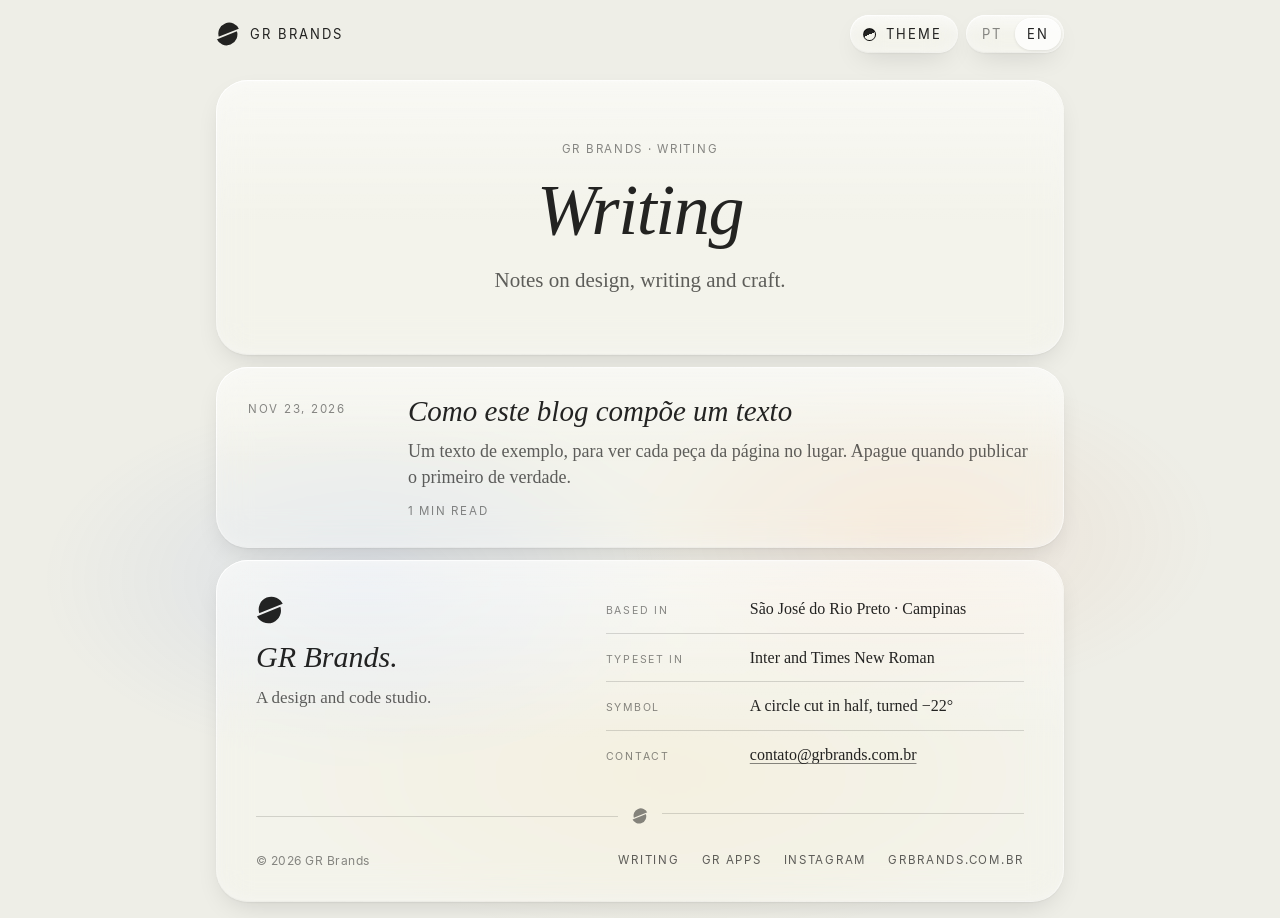
<file: blog/index.html>
<!DOCTYPE html>
<html lang="pt-BR" data-page="blog">
<head>
  <meta charset="UTF-8" />
  <meta name="viewport" content="width=device-width, initial-scale=1.0, viewport-fit=cover" />
  <title>Escritos — GR Brands</title>
  <meta name="description" content="Notas sobre design, escrita e ofício." />
  <meta name="theme-color" content="#EEEEE7" />
  <link rel="icon" type="image/svg+xml" href="../img/favicon.svg" />
  <link rel="preload" href="../fonts/Inter-Regular.woff2" as="font" type="font/woff2" crossorigin />
  <link rel="stylesheet" href="../style.css?v=20261123-6" />
  <script>(function(){try{
    var h=document.documentElement,s=null,l=null;
    try{s=localStorage.getItem('grb-theme');l=localStorage.getItem('grb-lang');}catch(e){}
    var t=s||(matchMedia('(prefers-color-scheme: dark)').matches?'dark':'light');
    h.setAttribute('data-theme',t);
    if(!l)l=/^pt/i.test(navigator.language||'pt')?'pt':'en';
    h.setAttribute('data-lang',l);h.lang=l==='pt'?'pt-BR':'en';
    h.className+=' js';
  }catch(e){}})();</script>
</head>
<body>

<a class="skip" href="#conteudo" data-i18n="skip">Pular para o texto</a>
<div class="ambient" aria-hidden="true"></div>

<div class="shell shell--read">

  <!-- ============ BARRA ============ -->
  <header class="topbar">
    <a class="brand" href=".././" aria-label="GR Brands, início" data-i18n-aria="homeAria">
      <svg viewBox="22.5 22 84 84" aria-hidden="true">
        <defs>
          <clipPath id="br-t"><rect x="-60" y="-60" width="220" height="107"/></clipPath>
          <clipPath id="br-b"><rect x="-60" y="53" width="220" height="160"/></clipPath>
        </defs>
        <g transform="translate(25.30,24.00)"><g transform="scale(1.00125) translate(-16.0,-8.2)">
          <g fill="currentColor" transform="rotate(-22 50 50)">
            <g clip-path="url(#br-t)"><circle cx="50" cy="50" r="38" transform="translate(10,0)"/></g>
            <g clip-path="url(#br-b)"><circle cx="50" cy="50" r="38"/></g>
          </g>
        </g></g>
      </svg>
      <span class="brand__label mono">GR Brands</span>
    </a>
    <div class="topbar__tools">
      <button class="ctrl glass" id="themeToggle" type="button" aria-label="Mudar o tema">
        <span class="ctrl__icon" aria-hidden="true"></span>
        <span data-i18n="theme">Tema</span>
      </button>
      <div class="seg glass" role="group" aria-label="Idioma" data-i18n-aria="langGroup">
        <span class="seg__thumb" aria-hidden="true"></span>
        <button class="seg__btn" type="button" data-lang="pt" lang="pt-BR" aria-pressed="true">PT</button>
        <button class="seg__btn" type="button" data-lang="en" lang="en" aria-pressed="false">EN</button>
      </div>
    </div>
  </header>

  <!-- ============ ESCRITOS ============ -->
  <main class="shell__main" id="conteudo">
    <header class="blog__head panel glass">
      <p class="eyebrow" data-i18n="blogEyebrow">GR Brands · Escritos</p>
      <h1 class="display" data-i18n="writing">Escritos</h1>
      <p class="blog__intro" data-i18n="blogIntro">Notas sobre design, escrita e ofício.</p>
    </header>

    <ol class="posts" id="posts"></ol>
    <p class="state panel glass" id="state" role="status">Carregando…</p>
    <noscript><p class="state panel glass">Os Escritos precisam de JavaScript ligado para abrir.</p></noscript>
  </main>

  <!-- ============ CÓLOFON ============
       A ficha técnica no pé da página. A régua do fim é cortada pelo
       símbolo e a metade da direita sobe, como a metade de cima do círculo
       da marca. -->
  <footer class="colophon panel glass">
    <div class="colophon__top">
      <div class="colophon__brand">
        <svg viewBox="22.5 22 84 84" aria-hidden="true">
        <defs>
          <clipPath id="cb-t"><rect x="-60" y="-60" width="220" height="107"/></clipPath>
          <clipPath id="cb-b"><rect x="-60" y="53" width="220" height="160"/></clipPath>
        </defs>
        <g transform="translate(25.30,24.00)"><g transform="scale(1.00125) translate(-16.0,-8.2)">
          <g fill="currentColor" transform="rotate(-22 50 50)">
            <g clip-path="url(#cb-t)"><circle cx="50" cy="50" r="38" transform="translate(10,0)"/></g>
            <g clip-path="url(#cb-b)"><circle cx="50" cy="50" r="38"/></g>
          </g>
        </g></g>
      </svg>
        <p class="colophon__name">GR Brands.</p>
        <p class="colophon__tag" data-i18n="colTag">Estúdio de design e código.</p>
      </div>
      <dl class="colophon__specs">
        <div class="colophon__row"><dt data-i18n="colBaseK">Base</dt><dd>São José do Rio Preto · Campinas</dd></div>
        <div class="colophon__row"><dt data-i18n="colTypeK">Composição</dt><dd data-i18n="colType">Inter e Times New Roman</dd></div>
        <div class="colophon__row"><dt data-i18n="colMarkK">Símbolo</dt><dd data-i18n="colMark">Um círculo cortado ao meio, girado −22°</dd></div>
        <div class="colophon__row"><dt data-i18n="colContactK">Contato</dt><dd><a href="mailto:contato@grbrands.com.br">contato@grbrands.com.br</a></dd></div>
      </dl>
    </div>
    <div class="cut" aria-hidden="true">
      <span class="cut__a"></span>
      <svg viewBox="22.5 22 84 84" aria-hidden="true">
        <defs>
          <clipPath id="cc-t"><rect x="-60" y="-60" width="220" height="107"/></clipPath>
          <clipPath id="cc-b"><rect x="-60" y="53" width="220" height="160"/></clipPath>
        </defs>
        <g transform="translate(25.30,24.00)"><g transform="scale(1.00125) translate(-16.0,-8.2)">
          <g fill="currentColor" transform="rotate(-22 50 50)">
            <g clip-path="url(#cc-t)"><circle cx="50" cy="50" r="38" transform="translate(10,0)"/></g>
            <g clip-path="url(#cc-b)"><circle cx="50" cy="50" r="38"/></g>
          </g>
        </g></g>
      </svg>
      <span class="cut__b"></span>
    </div>
    <div class="colophon__bottom">
      <p class="colophon__copy">© 2026 GR Brands</p>
      <ul class="colophon__links">
        <li><a href="../blog/" data-i18n="writing">Escritos</a></li>
        <li><a href="https://grbrands.com.br/apps/" target="_blank" rel="noopener noreferrer">GR Apps</a></li>
        <li><a href="https://www.instagram.com/grbrands.studio/" target="_blank" rel="noopener noreferrer">Instagram</a></li>
        <li><a href="https://grbrands.com.br/" target="_blank" rel="noopener noreferrer">grbrands.com.br</a></li>
      </ul>
    </div>
  </footer>
</div>

<script src="../vendor/marked-12.0.2.min.js" defer></script>
<script src="../app.js?v=20261123-6" defer></script>
<script src="blog.js?v=20261123-6" defer></script>
</body>
</html>
</file>
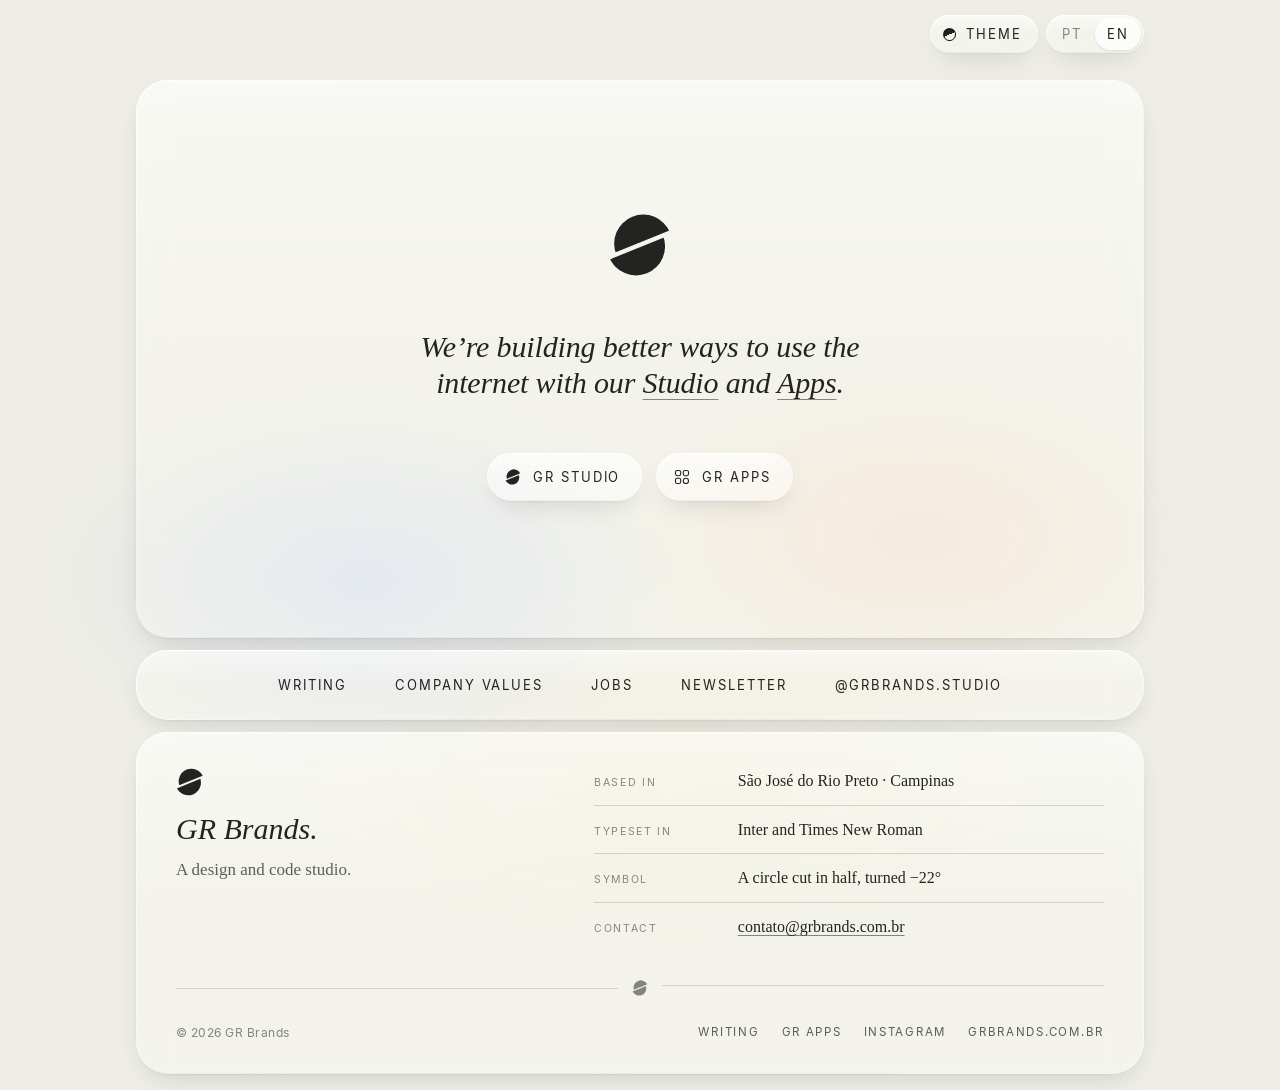
<file: backup/02-modelo-blog/index.html>
<!DOCTYPE html>
<html lang="pt-BR" data-page="home">
<head>
  <meta charset="UTF-8" />
  <meta name="viewport" content="width=device-width, initial-scale=1.0, viewport-fit=cover" />
  <title>GR Brands — Sites, identidades visuais e apps</title>
  <meta name="description" content="Estamos construindo jeitos melhores de usar a internet com o Estúdio e os Apps da GR Brands." />
  <meta name="theme-color" content="#EEEEE7" />
  <link rel="icon" type="image/svg+xml" href="img/favicon.svg" />
  <link rel="preload" href="fonts/Inter-Regular.woff2" as="font" type="font/woff2" crossorigin />
  <link rel="stylesheet" href="style.css?v=20261123-4" />

  <!-- Antes do primeiro quadro: tema, idioma e a classe .js. O tema precisa
       estar no <html> quando o glass-intro.js ler data-theme. -->
  <script>(function(){try{
    var h=document.documentElement,s=null,l=null;
    try{s=localStorage.getItem('grb-theme');l=localStorage.getItem('grb-lang');}catch(e){}
    var t=s||(matchMedia('(prefers-color-scheme: dark)').matches?'dark':'light');
    h.setAttribute('data-theme',t);
    if(!l)l=/^pt/i.test(navigator.language||'pt')?'pt':'en';
    h.setAttribute('data-lang',l);h.lang=l==='pt'?'pt-BR':'en';
    h.className+=' js';
  }catch(e){}})();</script>

  <!-- ABERTURA DE VIDRO (glass-intro.js), a mesma de grbrands.com.br.
       O véu cobre a página desde o primeiro quadro. -->
  <style>
  .glass-intro{display:none;position:fixed;inset:0;z-index:2147483000;background:#EEEEE7}
  html[data-theme=dark] .glass-intro{background:#1B1B1B}
  html.is-intro{overflow:hidden}
  html.is-intro .glass-intro,.glass-intro.is-saindo,.glass-intro.is-pulando{display:block}
  .glass-intro canvas{position:absolute;inset:0;width:100%;height:100%;display:block}
  .glass-intro.is-saindo{animation:gi-sai .62s cubic-bezier(.4,0,.2,1) forwards;pointer-events:none}
  .glass-intro.is-pulando{animation:gi-sai .32s ease forwards;pointer-events:none}
  @keyframes gi-sai{to{opacity:0;visibility:hidden}}
  </style>
  <script>(function(){/* em todo carregamento, exceto com movimento reduzido
    (?intro força). Se o glass-intro.js não chegar, a página volta em 4 s. */
  try{var force=/[?&]intro(=|&|$)/.test(location.search);
  if(!force&&matchMedia("(prefers-reduced-motion: reduce)").matches)return;
  var h=document.documentElement;h.className+=" is-intro"+(force?" is-intro-forced":"");
  window.__grbIntro=setTimeout(function(){h.classList.remove("is-intro");},4000);}catch(e){}})();</script>
</head>
<body>

<div class="glass-intro" id="glassIntro" aria-hidden="true"></div>
<script src="glass-intro.js?v=20261123-4" async></script>

<!-- Campo de cor quase imperceptível: é o que o vidro refrata. Sem ele, o
     Liquid Glass sobre um fundo liso vira só uma borda. -->
<div class="ambient" aria-hidden="true"></div>

<div class="shell">

  <!-- ============ BARRA ============ -->
  <header class="topbar topbar--end reveal r0">
    <div class="topbar__tools">
      <button class="ctrl glass" id="themeToggle" type="button" aria-label="Mudar o tema">
        <span class="ctrl__icon" aria-hidden="true"></span>
        <span data-i18n="theme">Tema</span>
      </button>
      <div class="seg glass" role="group" aria-label="Idioma" data-i18n-aria="langGroup">
        <span class="seg__thumb" aria-hidden="true"></span>
        <button class="seg__btn" type="button" data-lang="pt" lang="pt-BR" aria-pressed="true">PT</button>
        <button class="seg__btn" type="button" data-lang="en" lang="en" aria-pressed="false">EN</button>
      </div>
    </div>
  </header>

  <main>
    <!-- ============ PRINCIPAL ============ -->
    <section class="hero panel glass reveal r1">
      <a class="hero__mark" href="./" aria-label="GR Brands, início" data-i18n-aria="homeAria">
        <svg viewBox="22.5 22 84 84" aria-hidden="true">
        <defs>
          <clipPath id="hm-t"><rect x="-60" y="-60" width="220" height="107"/></clipPath>
          <clipPath id="hm-b"><rect x="-60" y="53" width="220" height="160"/></clipPath>
        </defs>
        <g transform="translate(25.30,24.00)"><g transform="scale(1.00125) translate(-16.0,-8.2)">
          <g fill="currentColor" transform="rotate(-22 50 50)">
            <g clip-path="url(#hm-t)"><circle cx="50" cy="50" r="38" transform="translate(10,0)"/></g>
            <g clip-path="url(#hm-b)"><circle cx="50" cy="50" r="38"/></g>
          </g>
        </g></g>
      </svg>
      </a>

      <h1 class="heading">
        <span data-i18n="h1a">Estamos construindo jeitos melhores de usar a internet com o </span><a class="heading-link" href="https://grbrands.com.br/" target="_blank" rel="noopener noreferrer" data-i18n="h1studio">Estúdio</a><span data-i18n="h1b"> e os </span><a class="heading-link" href="https://grbrands.com.br/apps/" target="_blank" rel="noopener noreferrer" data-i18n="h1apps">Apps</a><span>.</span>
      </h1>

      <ul class="apps">
        <li>
          <a class="button-link glass" href="https://grbrands.com.br/" target="_blank" rel="noopener noreferrer">
            <svg viewBox="22.5 22 84 84" width="16" height="16" aria-hidden="true">
        <defs>
          <clipPath id="bt-t"><rect x="-60" y="-60" width="220" height="107"/></clipPath>
          <clipPath id="bt-b"><rect x="-60" y="53" width="220" height="160"/></clipPath>
        </defs>
        <g transform="translate(25.30,24.00)"><g transform="scale(1.00125) translate(-16.0,-8.2)">
          <g fill="currentColor" transform="rotate(-22 50 50)">
            <g clip-path="url(#bt-t)"><circle cx="50" cy="50" r="38" transform="translate(10,0)"/></g>
            <g clip-path="url(#bt-b)"><circle cx="50" cy="50" r="38"/></g>
          </g>
        </g></g>
      </svg>
            <span data-i18n="btnStudio">GR Estúdio</span>
          </a>
        </li>
        <li>
          <a class="button-link glass" href="https://grbrands.com.br/apps/" target="_blank" rel="noopener noreferrer">
            <svg width="16" height="16" viewBox="0 0 16 16" fill="none" stroke="currentColor" stroke-width="1.1" aria-hidden="true">
              <rect x="1.5" y="1.5" width="5.2" height="5.2" rx="1.6"/>
              <rect x="9.3" y="1.5" width="5.2" height="5.2" rx="1.6"/>
              <rect x="1.5" y="9.3" width="5.2" height="5.2" rx="1.6"/>
              <circle cx="11.9" cy="11.9" r="2.6"/>
            </svg>
            <span data-i18n="btnApps">GR Apps</span>
          </a>
        </li>
      </ul>
    </section>
  </main>

  <!-- ============ NAVEGAÇÃO ============ -->
  <nav class="navpanel panel glass reveal r3" aria-label="Links" data-i18n-aria="navAria">
    <a class="mono-link" href="blog/" data-i18n="writing">Escritos</a>
    <a class="mono-link" href="https://grbrands.com.br/#sobre" target="_blank" rel="noopener noreferrer" data-i18n="values">Valores</a>
    <a class="mono-link" href="mailto:contato@grbrands.com.br?subject=Vagas" data-i18n="jobs">Vagas</a>
    <a class="mono-link" href="mailto:contato@grbrands.com.br?subject=Newsletter" data-i18n="newsletter">Newsletter</a>
    <a class="mono-link" href="https://www.instagram.com/grbrands.studio/" target="_blank" rel="noopener noreferrer">@grbrands.studio</a>
  </nav>

  <!-- ============ CÓLOFON ============
       A ficha técnica no pé da página. A régua do fim é cortada pelo
       símbolo e a metade da direita sobe, como a metade de cima do círculo
       da marca. -->
  <footer class="colophon panel glass reveal r4">
    <div class="colophon__top">
      <div class="colophon__brand">
        <svg viewBox="22.5 22 84 84" aria-hidden="true">
        <defs>
          <clipPath id="cb-t"><rect x="-60" y="-60" width="220" height="107"/></clipPath>
          <clipPath id="cb-b"><rect x="-60" y="53" width="220" height="160"/></clipPath>
        </defs>
        <g transform="translate(25.30,24.00)"><g transform="scale(1.00125) translate(-16.0,-8.2)">
          <g fill="currentColor" transform="rotate(-22 50 50)">
            <g clip-path="url(#cb-t)"><circle cx="50" cy="50" r="38" transform="translate(10,0)"/></g>
            <g clip-path="url(#cb-b)"><circle cx="50" cy="50" r="38"/></g>
          </g>
        </g></g>
      </svg>
        <p class="colophon__name">GR Brands.</p>
        <p class="colophon__tag" data-i18n="colTag">Estúdio de design e código.</p>
      </div>
      <dl class="colophon__specs">
        <div class="colophon__row"><dt data-i18n="colBaseK">Base</dt><dd>São José do Rio Preto · Campinas</dd></div>
        <div class="colophon__row"><dt data-i18n="colTypeK">Composição</dt><dd data-i18n="colType">Inter e Times New Roman</dd></div>
        <div class="colophon__row"><dt data-i18n="colMarkK">Símbolo</dt><dd data-i18n="colMark">Um círculo cortado ao meio, girado −22°</dd></div>
        <div class="colophon__row"><dt data-i18n="colContactK">Contato</dt><dd><a href="mailto:contato@grbrands.com.br">contato@grbrands.com.br</a></dd></div>
      </dl>
    </div>
    <div class="cut" aria-hidden="true">
      <span class="cut__a"></span>
      <svg viewBox="22.5 22 84 84" aria-hidden="true">
        <defs>
          <clipPath id="cc-t"><rect x="-60" y="-60" width="220" height="107"/></clipPath>
          <clipPath id="cc-b"><rect x="-60" y="53" width="220" height="160"/></clipPath>
        </defs>
        <g transform="translate(25.30,24.00)"><g transform="scale(1.00125) translate(-16.0,-8.2)">
          <g fill="currentColor" transform="rotate(-22 50 50)">
            <g clip-path="url(#cc-t)"><circle cx="50" cy="50" r="38" transform="translate(10,0)"/></g>
            <g clip-path="url(#cc-b)"><circle cx="50" cy="50" r="38"/></g>
          </g>
        </g></g>
      </svg>
      <span class="cut__b"></span>
    </div>
    <div class="colophon__bottom">
      <p class="colophon__copy">© 2026 GR Brands</p>
      <ul class="colophon__links">
        <li><a href="blog/" data-i18n="writing">Escritos</a></li>
        <li><a href="https://grbrands.com.br/apps/" target="_blank" rel="noopener noreferrer">GR Apps</a></li>
        <li><a href="https://www.instagram.com/grbrands.studio/" target="_blank" rel="noopener noreferrer">Instagram</a></li>
        <li><a href="https://grbrands.com.br/" target="_blank" rel="noopener noreferrer">grbrands.com.br</a></li>
      </ul>
    </div>
  </footer>

</div>

<script src="app.js?v=20261123-4" defer></script>
</body>
</html>
</file>
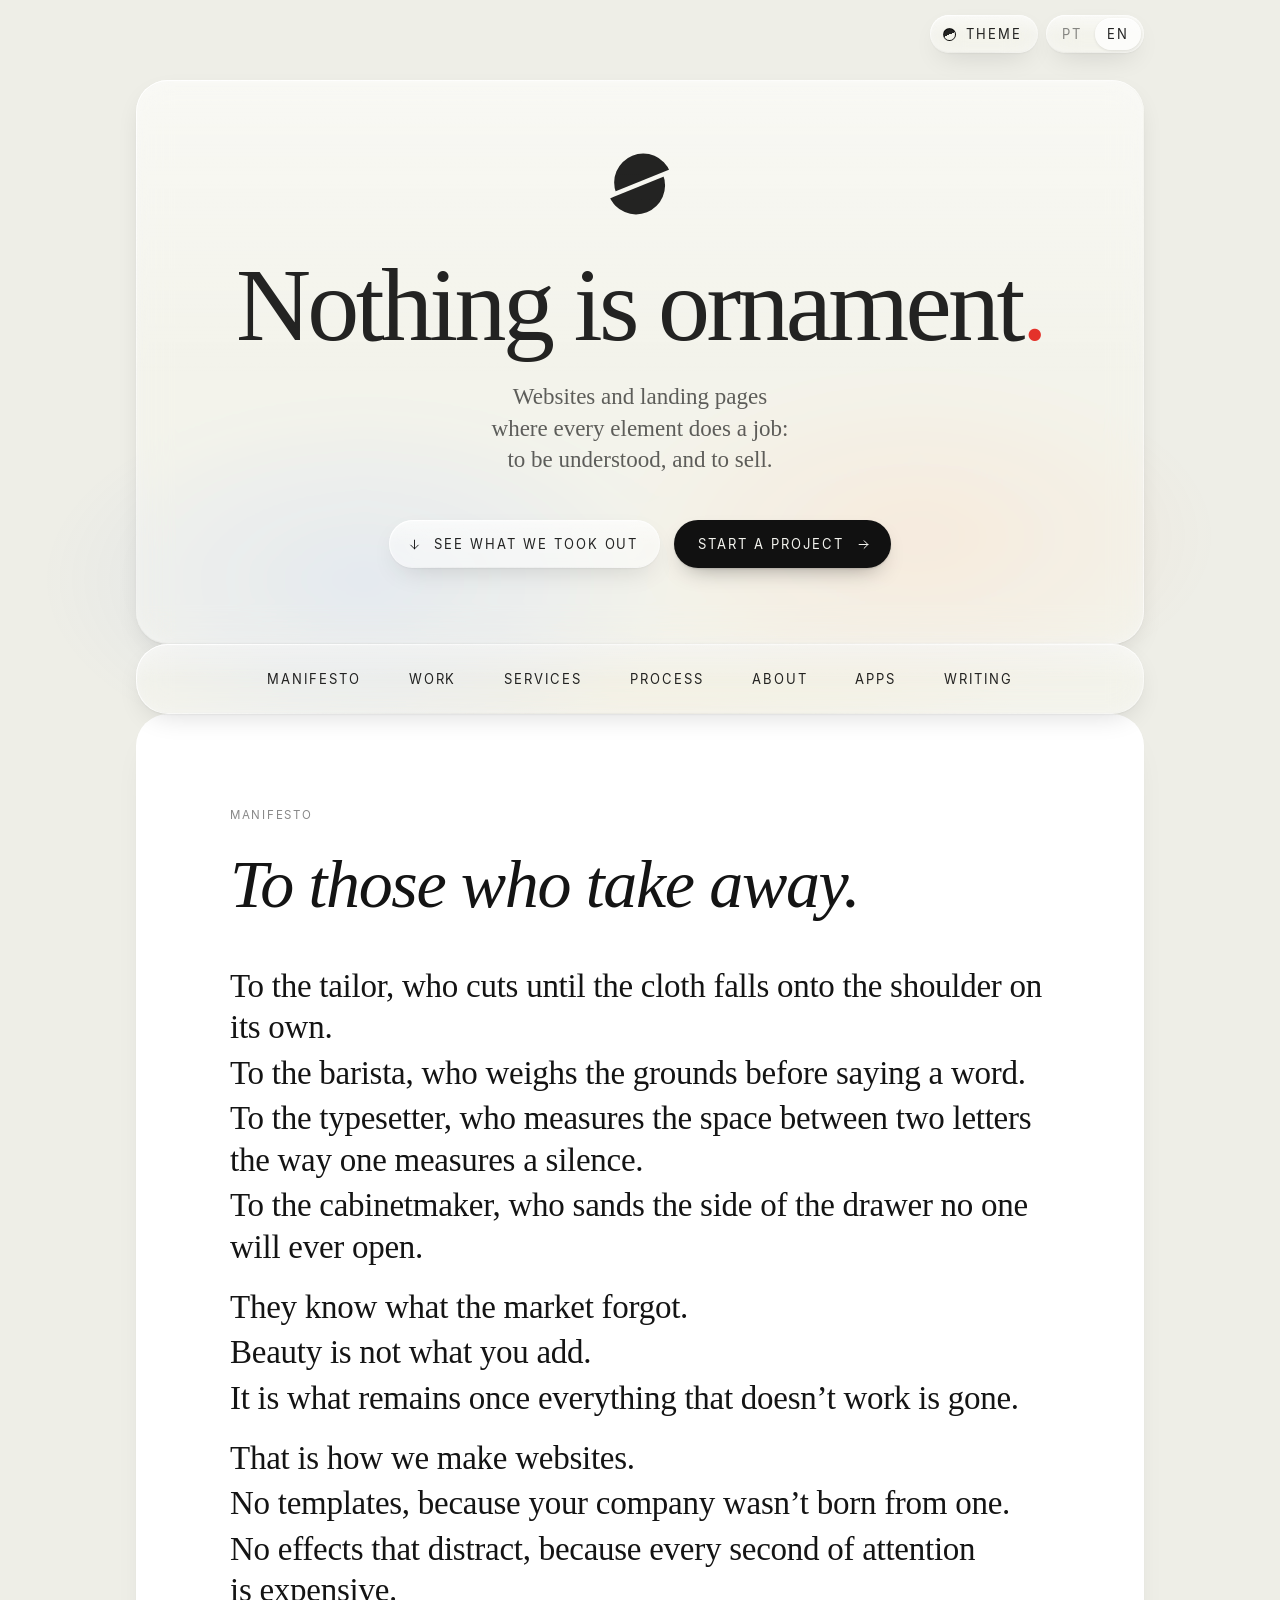
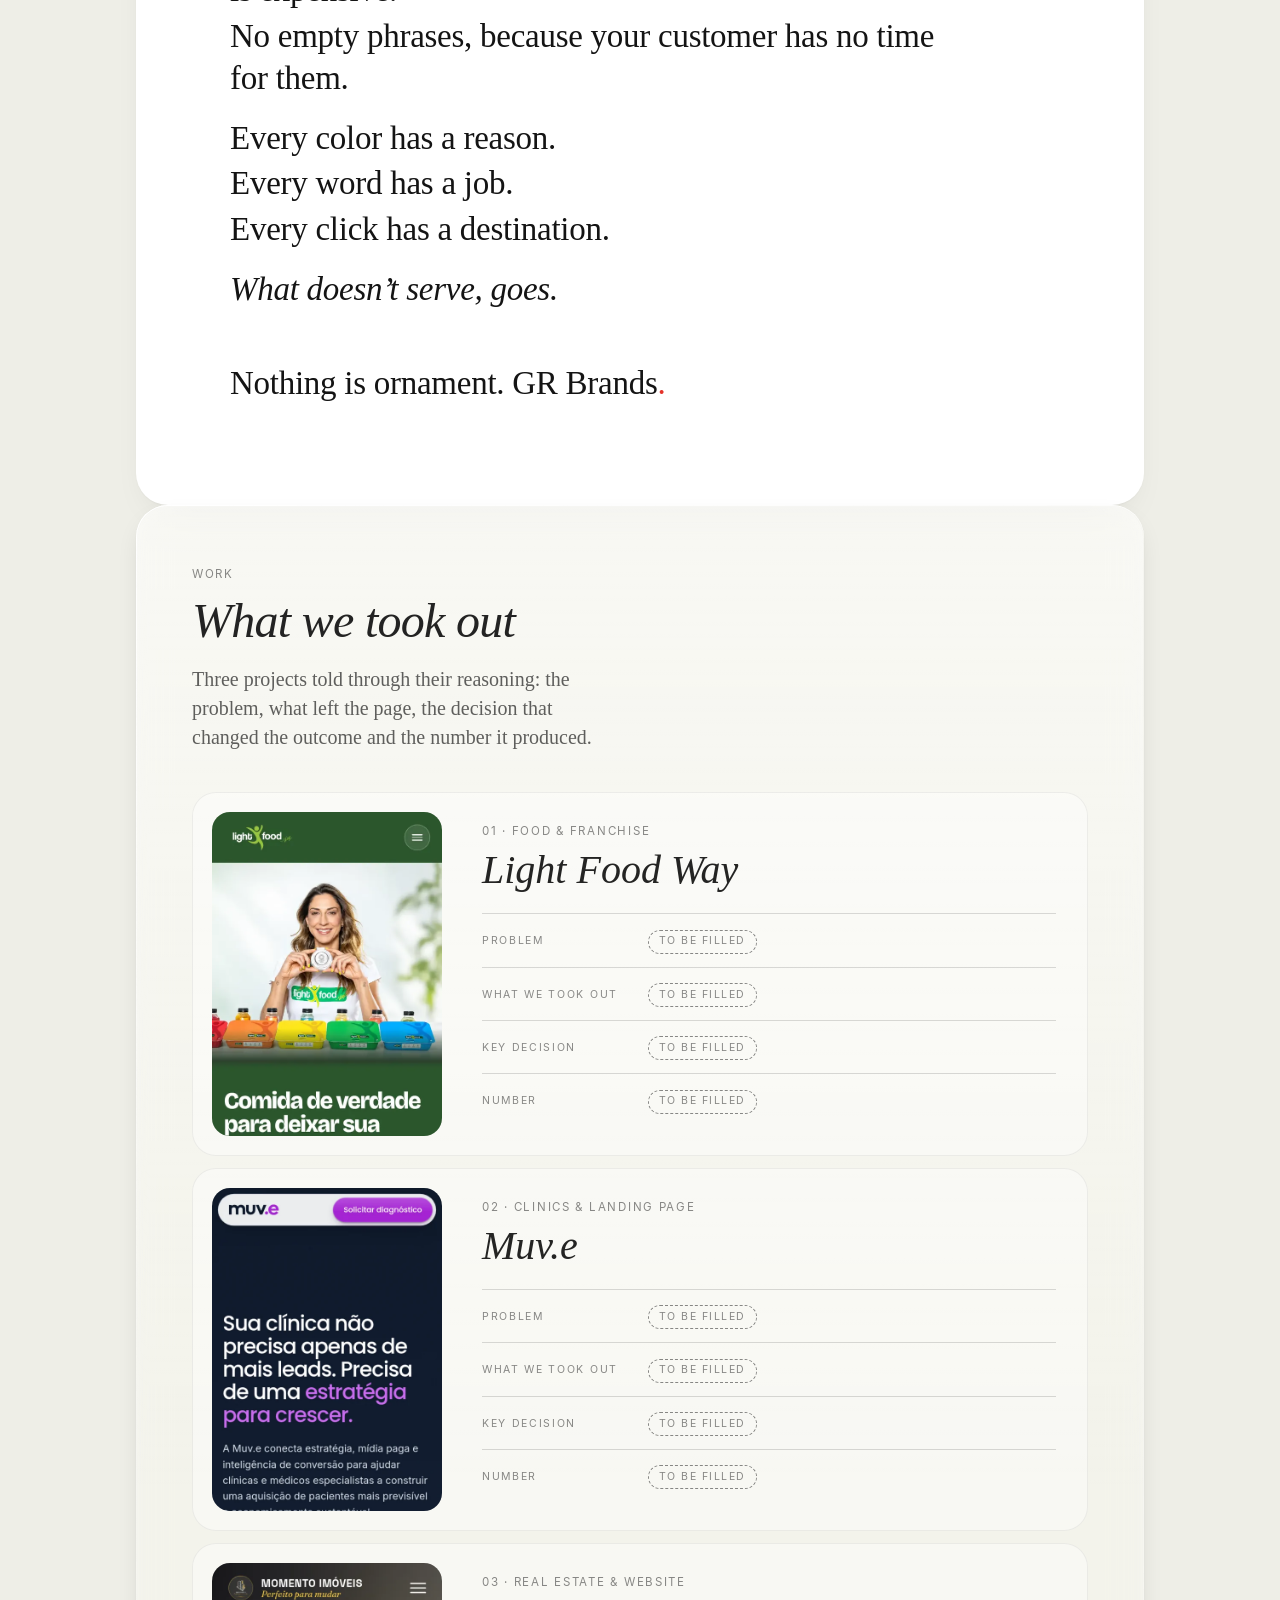
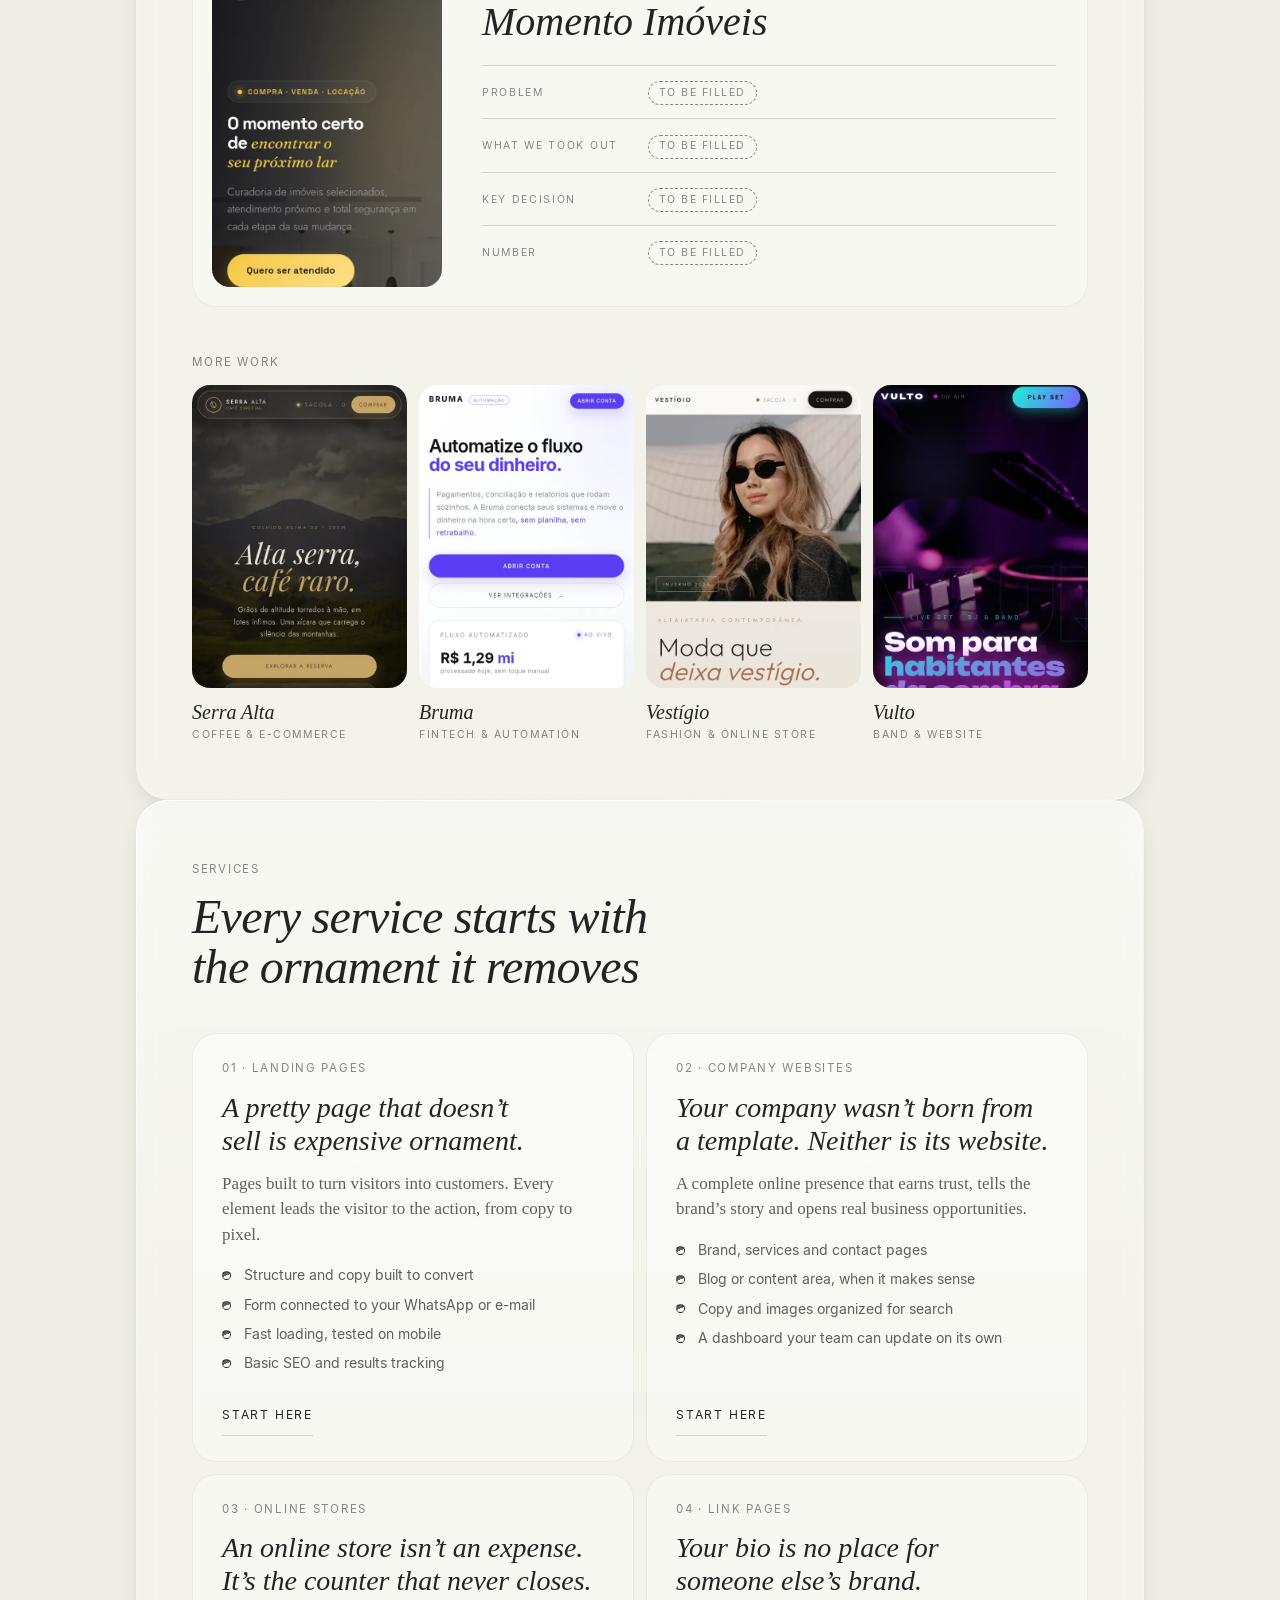
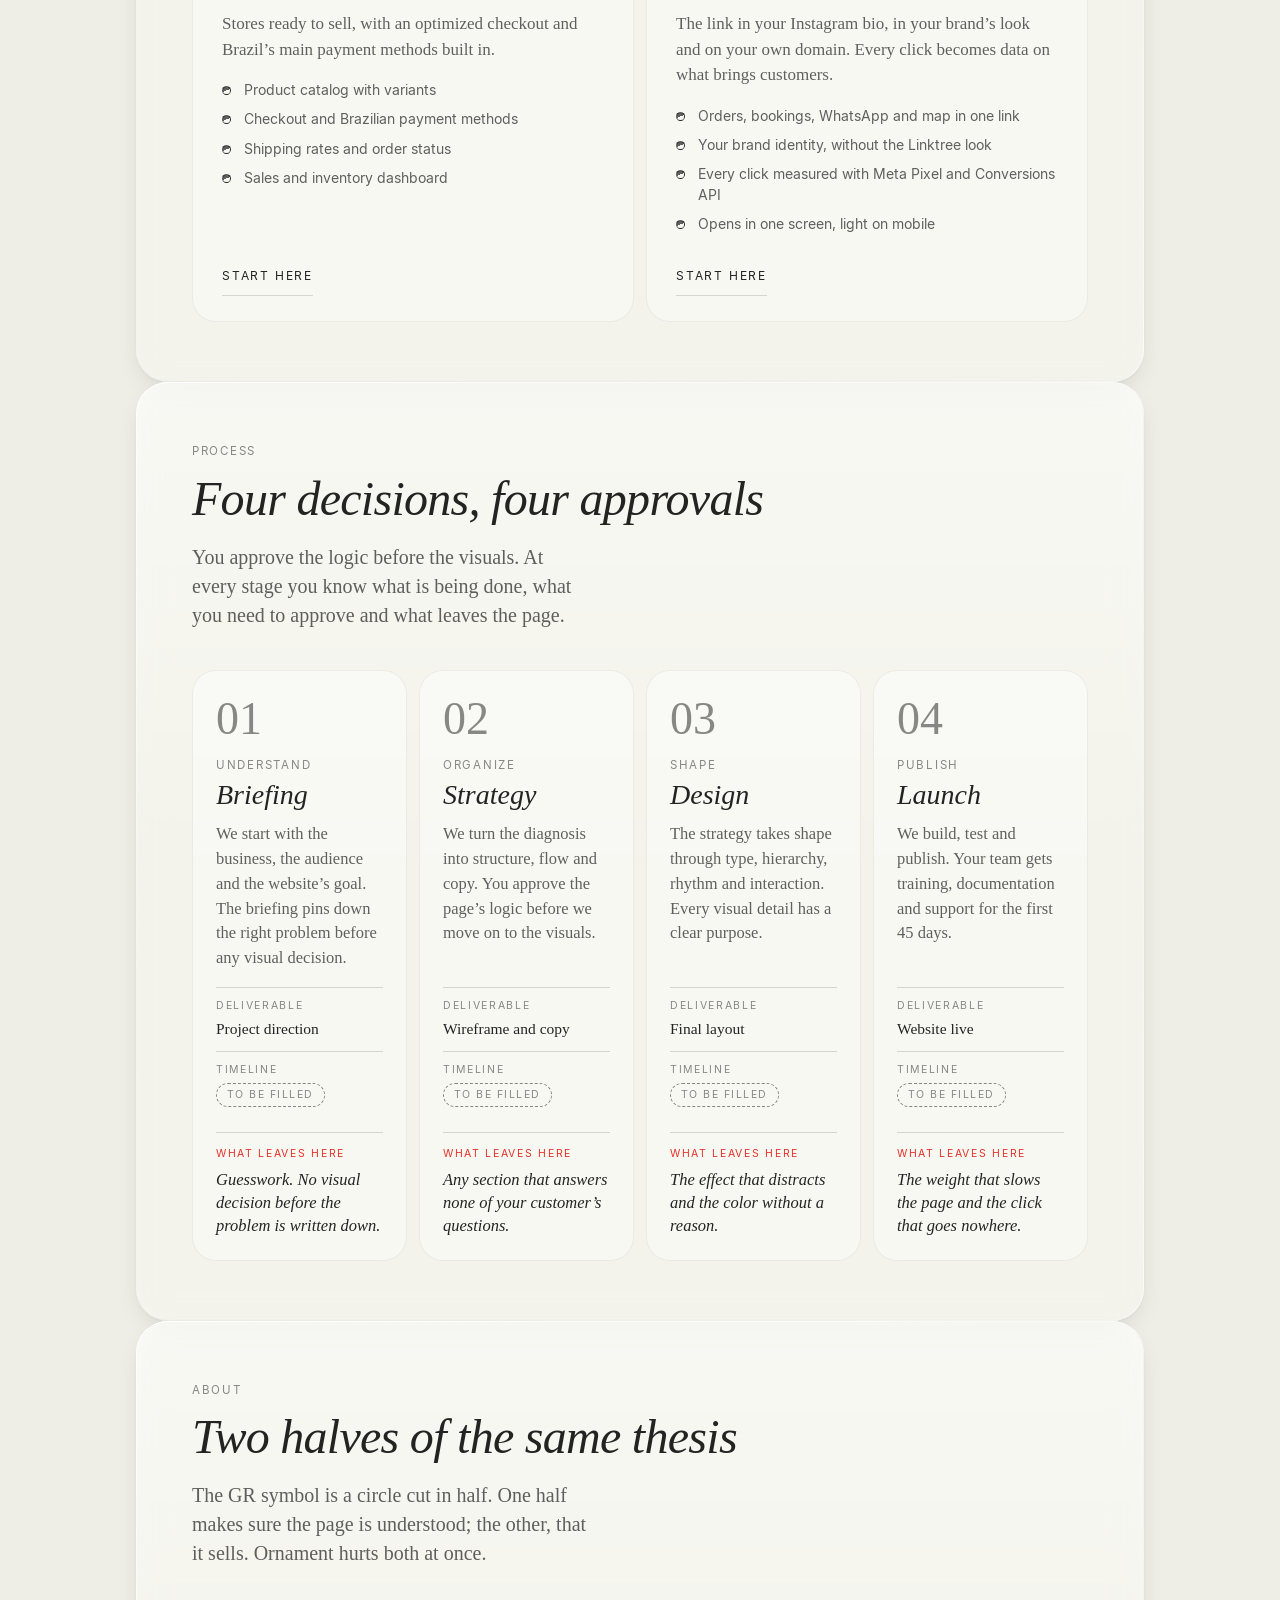
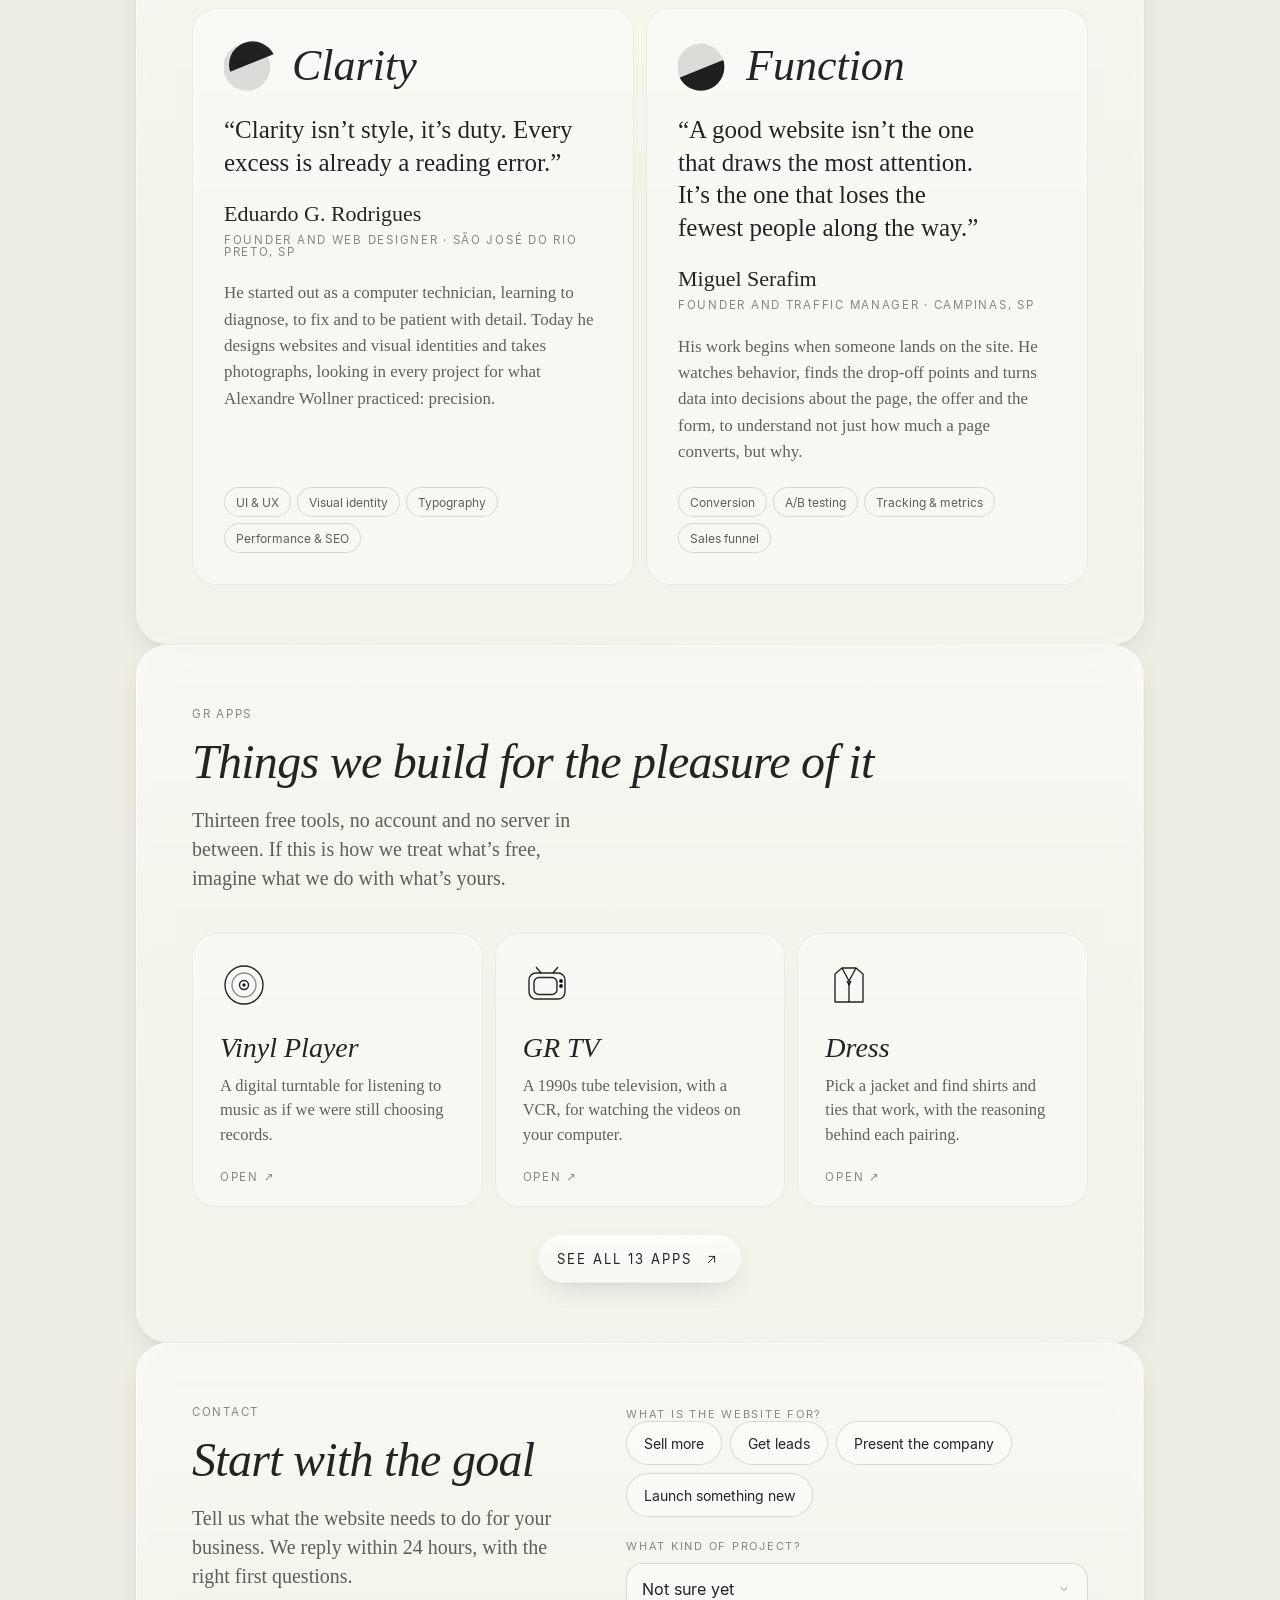
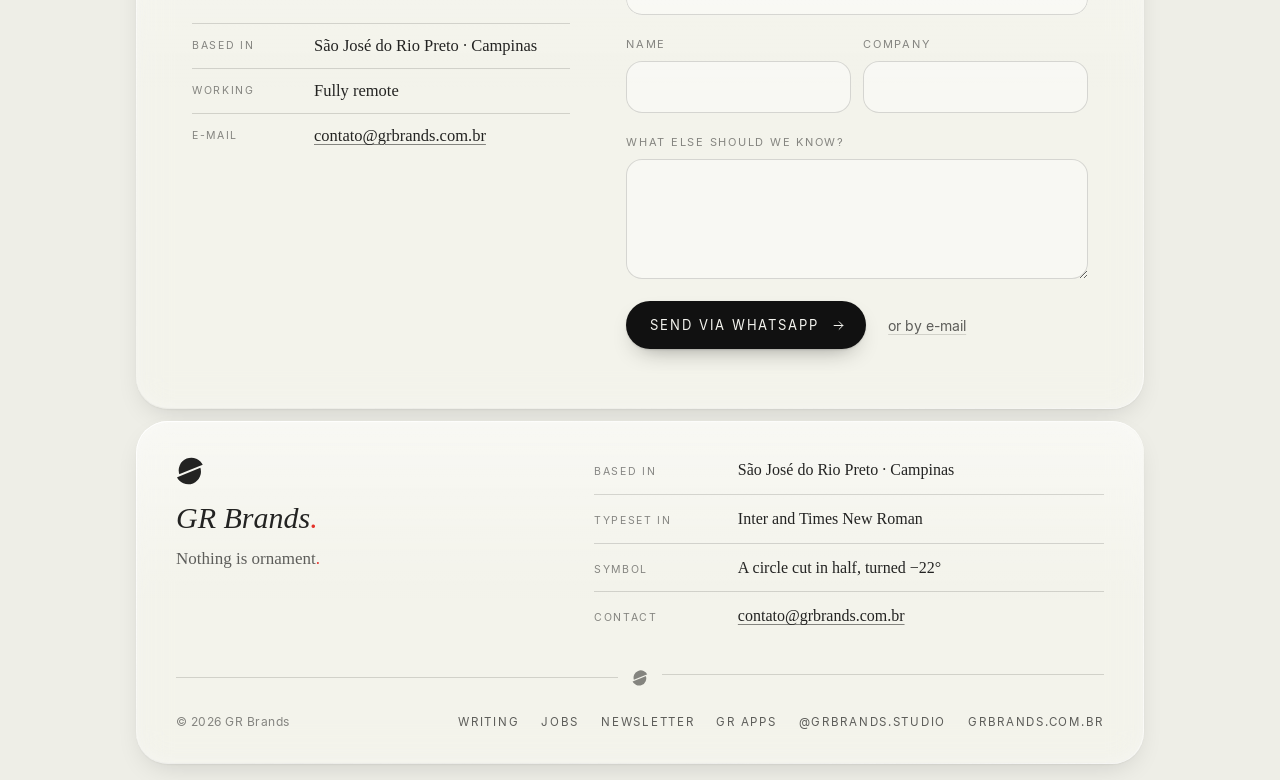
<file: backup/03-nada-e-enfeite/index.html>
<!DOCTYPE html>
<html lang="pt-BR" data-page="home">
<head>
  <meta charset="UTF-8" />
  <meta name="viewport" content="width=device-width, initial-scale=1.0, viewport-fit=cover" />
  <title>GR Brands — Sites, identidades visuais e apps</title>
  <meta name="description" content="Estamos construindo jeitos melhores de usar a internet com o Estúdio e os Apps da GR Brands." />
  <meta name="theme-color" content="#EEEEE7" />
  <link rel="icon" type="image/svg+xml" href="img/favicon.svg" />
  <link rel="preload" href="fonts/Inter-Regular.woff2" as="font" type="font/woff2" crossorigin />
  <link rel="stylesheet" href="style.css?v=20261123-5" />

  <!-- Antes do primeiro quadro: tema, idioma e a classe .js. O tema precisa
       estar no <html> quando o glass-intro.js ler data-theme. -->
  <script>(function(){try{
    var h=document.documentElement,s=null,l=null;
    try{s=localStorage.getItem('grb-theme');l=localStorage.getItem('grb-lang');}catch(e){}
    var t=s||(matchMedia('(prefers-color-scheme: dark)').matches?'dark':'light');
    h.setAttribute('data-theme',t);
    if(!l)l=/^pt/i.test(navigator.language||'pt')?'pt':'en';
    h.setAttribute('data-lang',l);h.lang=l==='pt'?'pt-BR':'en';
    h.className+=' js';
  }catch(e){}})();</script>

  <!-- ABERTURA DE VIDRO (glass-intro.js), a mesma de grbrands.com.br.
       O véu cobre a página desde o primeiro quadro. -->
  <style>
  .glass-intro{display:none;position:fixed;inset:0;z-index:2147483000;background:#EEEEE7}
  html[data-theme=dark] .glass-intro{background:#1B1B1B}
  html.is-intro{overflow:hidden}
  html.is-intro .glass-intro,.glass-intro.is-saindo,.glass-intro.is-pulando{display:block}
  .glass-intro canvas{position:absolute;inset:0;width:100%;height:100%;display:block}
  .glass-intro.is-saindo{animation:gi-sai .62s cubic-bezier(.4,0,.2,1) forwards;pointer-events:none}
  .glass-intro.is-pulando{animation:gi-sai .32s ease forwards;pointer-events:none}
  @keyframes gi-sai{to{opacity:0;visibility:hidden}}
  </style>
  <script>(function(){/* em todo carregamento, exceto com movimento reduzido
    (?intro força). Se o glass-intro.js não chegar, a página volta em 4 s. */
  try{var force=/[?&]intro(=|&|$)/.test(location.search);
  if(!force&&matchMedia("(prefers-reduced-motion: reduce)").matches)return;
  var h=document.documentElement;h.className+=" is-intro"+(force?" is-intro-forced":"");
  window.__grbIntro=setTimeout(function(){h.classList.remove("is-intro");},4000);}catch(e){}})();</script>
</head>
<body>

<div class="glass-intro" id="glassIntro" aria-hidden="true"></div>
<script src="glass-intro.js?v=20261123-5" async></script>

<!-- Campo de cor quase imperceptível: é o que o vidro refrata. -->
<div class="ambient" aria-hidden="true"></div>

<div class="shell">

  <!-- ============ BARRA ============ -->
  <header class="topbar topbar--end reveal r0">
    <div class="topbar__tools">
      <button class="ctrl glass" id="themeToggle" type="button" aria-label="Mudar o tema">
        <span class="ctrl__icon" aria-hidden="true"></span>
        <span data-i18n="theme">Tema</span>
      </button>
      <div class="seg glass" role="group" aria-label="Idioma" data-i18n-aria="langGroup">
        <span class="seg__thumb" aria-hidden="true"></span>
        <button class="seg__btn" type="button" data-lang="pt" lang="pt-BR" aria-pressed="true">PT</button>
        <button class="seg__btn" type="button" data-lang="en" lang="en" aria-pressed="false">EN</button>
      </div>
    </div>
  </header>

  <main>

    <!-- ============ 01 · TESE ============
         O site abre com o que a GR Brands acredita, não com o que ela faz. -->
    <section class="hero panel glass reveal r1" id="inicio">
      <a class="hero__mark" href="./" aria-label="GR Brands, início" data-i18n-aria="homeAria">
        <svg viewBox="22.5 22 84 84" aria-hidden="true">
        <defs>
          <clipPath id="hm-t"><rect x="-60" y="-60" width="220" height="107"/></clipPath>
          <clipPath id="hm-b"><rect x="-60" y="53" width="220" height="160"/></clipPath>
        </defs>
        <g transform="translate(25.30,24.00)"><g transform="scale(1.00125) translate(-16.0,-8.2)">
          <g fill="currentColor" transform="rotate(-22 50 50)">
            <g clip-path="url(#hm-t)"><circle cx="50" cy="50" r="38" transform="translate(10,0)"/></g>
            <g clip-path="url(#hm-b)"><circle cx="50" cy="50" r="38"/></g>
          </g>
        </g></g>
      </svg>
      </a>

      <h1 class="motto">
        <span data-l="pt">Nada é enfeite<span class="dot">.</span></span>
        <span data-l="en" lang="en">Nothing is ornament<span class="dot">.</span></span>
      </h1>

      <p class="hero__sub">
        <span data-l="pt">Sites e landing pages em que cada elemento trabalha: para ser entendido e para vender.</span>
        <span data-l="en" lang="en">Websites and landing pages where every element does a job: to be understood, and to sell.</span>
      </p>

      <ul class="apps">
        <li>
          <a class="button-link glass" href="#trabalhos">
            <svg width="15" height="15" viewBox="0 0 24 24" fill="none" stroke="currentColor" stroke-width="1.6" stroke-linecap="round" stroke-linejoin="round" aria-hidden="true"><path d="M12 5v14"/><path d="m6 13 6 6 6-6"/></svg>
            <span data-l="pt">Ver o que tiramos</span><span data-l="en" lang="en">See what we took out</span>
          </a>
        </li>
        <li>
          <a class="button-link button-link--ink" href="#contato">
            <span data-l="pt">Iniciar um projeto</span><span data-l="en" lang="en">Start a project</span>
            <svg width="15" height="15" viewBox="0 0 24 24" fill="none" stroke="currentColor" stroke-width="1.6" stroke-linecap="round" stroke-linejoin="round" aria-hidden="true"><path d="M5 12h14"/><path d="m13 6 6 6-6 6"/></svg>
          </a>
        </li>
      </ul>
    </section>

    <!-- ============ NAVEGAÇÃO ============ -->
    <nav class="navpanel panel glass reveal r3" aria-label="Seções" data-i18n-aria="sectionsAria">
      <a class="mono-link" href="#manifesto">Manifesto</a>
      <a class="mono-link" href="#trabalhos"><span data-l="pt">Trabalhos</span><span data-l="en" lang="en">Work</span></a>
      <a class="mono-link" href="#servicos"><span data-l="pt">Serviços</span><span data-l="en" lang="en">Services</span></a>
      <a class="mono-link" href="#processo"><span data-l="pt">Processo</span><span data-l="en" lang="en">Process</span></a>
      <a class="mono-link" href="#sobre"><span data-l="pt">Sobre</span><span data-l="en" lang="en">About</span></a>
      <a class="mono-link" href="#apps">Apps</a>
      <a class="mono-link" href="blog/" data-i18n="writing">Escritos</a>
    </nav>

    <!-- ============ 02 · MANIFESTO ============
         Bloco chapado, sem vidro: uma frase por linha e só o último ponto
         em vermelho. -->
    <section class="manifesto panel reveal-scroll" id="manifesto" aria-labelledby="manifesto-t">
      <p class="eyebrow">Manifesto</p>

      <div data-l="pt">
        <h2 class="manifesto__open" id="manifesto-t">Aos que tiram.</h2>
        <div class="manifesto__stanza">
          <p>Ao alfaiate, que corta até o pano cair sozinho no ombro.</p>
          <p>Ao barista, que pesa o pó antes de abrir a boca.</p>
          <p>Ao tipógrafo, que mede o espaço entre duas letras como quem mede um silêncio.</p>
          <p>Ao marceneiro, que lixa o lado da gaveta que ninguém vai abrir.</p>
        </div>
        <div class="manifesto__stanza">
          <p>Eles sabem o que o mercado esqueceu.</p>
          <p>Beleza não é o que se acrescenta.</p>
          <p>É o que fica quando vai embora tudo o que não trabalha.</p>
        </div>
        <div class="manifesto__stanza">
          <p>A gente faz sites assim.</p>
          <p>Sem template, porque a sua empresa não nasceu de um.</p>
          <p>Sem efeito que distrai, porque cada segundo de atenção custa caro.</p>
          <p>Sem frase vazia, porque o seu cliente não tem tempo para ela.</p>
        </div>
        <div class="manifesto__stanza manifesto__stanza--tight">
          <p>Cada cor tem motivo.</p>
          <p>Cada palavra tem trabalho.</p>
          <p>Cada clique tem destino.</p>
        </div>
        <div class="manifesto__stanza">
          <p class="manifesto__cut">O que não serve, sai.</p>
        </div>
        <p class="manifesto__sign">Nada é enfeite. GR Brands<span class="dot">.</span></p>
      </div>

      <div data-l="en" lang="en">
        <h2 class="manifesto__open">To those who take away.</h2>
        <div class="manifesto__stanza">
          <p>To the tailor, who cuts until the cloth falls onto the shoulder on its own.</p>
          <p>To the barista, who weighs the grounds before saying a word.</p>
          <p>To the typesetter, who measures the space between two letters the way one measures a silence.</p>
          <p>To the cabinetmaker, who sands the side of the drawer no one will ever open.</p>
        </div>
        <div class="manifesto__stanza">
          <p>They know what the market forgot.</p>
          <p>Beauty is not what you add.</p>
          <p>It is what remains once everything that doesn’t work is gone.</p>
        </div>
        <div class="manifesto__stanza">
          <p>That is how we make websites.</p>
          <p>No templates, because your company wasn’t born from one.</p>
          <p>No effects that distract, because every second of attention is expensive.</p>
          <p>No empty phrases, because your customer has no time for them.</p>
        </div>
        <div class="manifesto__stanza manifesto__stanza--tight">
          <p>Every color has a reason.</p>
          <p>Every word has a job.</p>
          <p>Every click has a destination.</p>
        </div>
        <div class="manifesto__stanza">
          <p class="manifesto__cut">What doesn’t serve, goes.</p>
        </div>
        <p class="manifesto__sign">Nothing is ornament. GR Brands<span class="dot">.</span></p>
      </div>
    </section>

    <!-- ============ 03 · TRABALHOS ============
         Três cases contados pelo raciocínio. Os campos marcados "a preencher"
         esperam os dados reais de cada projeto: nada aqui é inventado. -->
    <section class="section panel glass reveal-scroll" id="trabalhos" aria-labelledby="trabalhos-t">
      <header class="section__head">
        <p class="eyebrow"><span data-l="pt">Trabalhos</span><span data-l="en" lang="en">Work</span></p>
        <h2 class="section__title" id="trabalhos-t"><span data-l="pt">O que tiramos</span><span data-l="en" lang="en">What we took out</span></h2>
        <p class="section__intro">
          <span data-l="pt">Três projetos contados pelo raciocínio: o problema, o que saiu da página, a decisão que mudou o resultado e o número que ela produziu.</span>
          <span data-l="en" lang="en">Three projects told through their reasoning: the problem, what left the page, the decision that changed the outcome and the number it produced.</span>
        </p>
      </header>

      <div class="cases">
        <article class="case card">
          <figure class="case__shot">
            <img src="img/trabalhos/lfw-fone.webp" width="540" height="1171" loading="lazy" decoding="async" alt="" />
          </figure>
          <div class="case__body">
            <p class="eyebrow">01 · <span data-l="pt">Alimentação &amp; Franquia</span><span data-l="en" lang="en">Food &amp; Franchise</span></p>
            <h3 class="case__name">Light Food Way</h3>
            <dl class="spec">
            <div class="spec__row"><dt><span data-l="pt">Problema</span><span data-l="en" lang="en">Problem</span></dt><dd><span class="tbd"><span data-l="pt">A preencher</span><span data-l="en" lang="en">To be filled</span></span></dd></div>
            <div class="spec__row"><dt><span data-l="pt">O que tiramos</span><span data-l="en" lang="en">What we took out</span></dt><dd><span class="tbd"><span data-l="pt">A preencher</span><span data-l="en" lang="en">To be filled</span></span></dd></div>
            <div class="spec__row"><dt><span data-l="pt">Decisão-chave</span><span data-l="en" lang="en">Key decision</span></dt><dd><span class="tbd"><span data-l="pt">A preencher</span><span data-l="en" lang="en">To be filled</span></span></dd></div>
            <div class="spec__row"><dt><span data-l="pt">Número</span><span data-l="en" lang="en">Number</span></dt><dd><span class="tbd"><span data-l="pt">A preencher</span><span data-l="en" lang="en">To be filled</span></span></dd></div>
            </dl>
          </div>
        </article>
        <article class="case card">
          <figure class="case__shot">
            <img src="img/trabalhos/muve-fone.webp" width="540" height="1171" loading="lazy" decoding="async" alt="" />
          </figure>
          <div class="case__body">
            <p class="eyebrow">02 · <span data-l="pt">Clínicas &amp; Landing Page</span><span data-l="en" lang="en">Clinics &amp; Landing Page</span></p>
            <h3 class="case__name">Muv.e</h3>
            <dl class="spec">
            <div class="spec__row"><dt><span data-l="pt">Problema</span><span data-l="en" lang="en">Problem</span></dt><dd><span class="tbd"><span data-l="pt">A preencher</span><span data-l="en" lang="en">To be filled</span></span></dd></div>
            <div class="spec__row"><dt><span data-l="pt">O que tiramos</span><span data-l="en" lang="en">What we took out</span></dt><dd><span class="tbd"><span data-l="pt">A preencher</span><span data-l="en" lang="en">To be filled</span></span></dd></div>
            <div class="spec__row"><dt><span data-l="pt">Decisão-chave</span><span data-l="en" lang="en">Key decision</span></dt><dd><span class="tbd"><span data-l="pt">A preencher</span><span data-l="en" lang="en">To be filled</span></span></dd></div>
            <div class="spec__row"><dt><span data-l="pt">Número</span><span data-l="en" lang="en">Number</span></dt><dd><span class="tbd"><span data-l="pt">A preencher</span><span data-l="en" lang="en">To be filled</span></span></dd></div>
            </dl>
          </div>
        </article>
        <article class="case card">
          <figure class="case__shot">
            <img src="img/trabalhos/momento-fone.webp" width="540" height="1171" loading="lazy" decoding="async" alt="" />
          </figure>
          <div class="case__body">
            <p class="eyebrow">03 · <span data-l="pt">Imobiliária &amp; Site</span><span data-l="en" lang="en">Real estate &amp; Website</span></p>
            <h3 class="case__name">Momento Imóveis</h3>
            <dl class="spec">
            <div class="spec__row"><dt><span data-l="pt">Problema</span><span data-l="en" lang="en">Problem</span></dt><dd><span class="tbd"><span data-l="pt">A preencher</span><span data-l="en" lang="en">To be filled</span></span></dd></div>
            <div class="spec__row"><dt><span data-l="pt">O que tiramos</span><span data-l="en" lang="en">What we took out</span></dt><dd><span class="tbd"><span data-l="pt">A preencher</span><span data-l="en" lang="en">To be filled</span></span></dd></div>
            <div class="spec__row"><dt><span data-l="pt">Decisão-chave</span><span data-l="en" lang="en">Key decision</span></dt><dd><span class="tbd"><span data-l="pt">A preencher</span><span data-l="en" lang="en">To be filled</span></span></dd></div>
            <div class="spec__row"><dt><span data-l="pt">Número</span><span data-l="en" lang="en">Number</span></dt><dd><span class="tbd"><span data-l="pt">A preencher</span><span data-l="en" lang="en">To be filled</span></span></dd></div>
            </dl>
          </div>
        </article>
      </div>

      <h3 class="subhead"><span data-l="pt">Outros trabalhos</span><span data-l="en" lang="en">More work</span></h3>
      <ul class="gallery">
        <li class="shot">
          <img src="img/trabalhos/serra-fone.webp" width="540" height="1171" loading="lazy" decoding="async" alt="" />
          <p class="shot__name">Serra Alta</p>
          <p class="shot__cat eyebrow"><span data-l="pt">Cafeteria &amp; E-commerce</span><span data-l="en" lang="en">Coffee &amp; E-commerce</span></p>
        </li>
        <li class="shot">
          <img src="img/trabalhos/bruma-fone.webp" width="540" height="1171" loading="lazy" decoding="async" alt="" />
          <p class="shot__name">Bruma</p>
          <p class="shot__cat eyebrow"><span data-l="pt">Fintech &amp; Automação</span><span data-l="en" lang="en">Fintech &amp; Automation</span></p>
        </li>
        <li class="shot">
          <img src="img/trabalhos/vestigio-fone.webp" width="540" height="1171" loading="lazy" decoding="async" alt="" />
          <p class="shot__name">Vestígio</p>
          <p class="shot__cat eyebrow"><span data-l="pt">Moda &amp; Loja Virtual</span><span data-l="en" lang="en">Fashion &amp; Online store</span></p>
        </li>
        <li class="shot">
          <img src="img/trabalhos/vulto-fone.webp" width="540" height="1171" loading="lazy" decoding="async" alt="" />
          <p class="shot__name">Vulto</p>
          <p class="shot__cat eyebrow"><span data-l="pt">Banda &amp; Site</span><span data-l="en" lang="en">Band &amp; Website</span></p>
        </li>
      </ul>
    </section>

    <!-- ============ 04 · SERVIÇOS ============
         Cada serviço abre com o enfeite que ele elimina. -->
    <section class="section panel glass reveal-scroll" id="servicos" aria-labelledby="servicos-t">
      <header class="section__head">
        <p class="eyebrow"><span data-l="pt">Serviços</span><span data-l="en" lang="en">Services</span></p>
        <h2 class="section__title" id="servicos-t"><span data-l="pt">Cada serviço começa pelo enfeite que ele elimina</span><span data-l="en" lang="en">Every service starts with the ornament it removes</span></h2>
      </header>
      <div class="grid grid--2">
        <article class="service card">
          <p class="eyebrow">01 · <span data-l="pt">Landing Pages</span><span data-l="en" lang="en">Landing Pages</span></p>
          <p class="service__enemy"><span data-l="pt">Página bonita que não vende é enfeite caro.</span><span data-l="en" lang="en">A pretty page that doesn’t sell is expensive ornament.</span></p>
          <p class="service__desc"><span data-l="pt">Páginas focadas em converter visitantes em clientes. Cada elemento guia o visitante até a ação, do texto ao pixel.</span><span data-l="en" lang="en">Pages built to turn visitors into customers. Every element leads the visitor to the action, from copy to pixel.</span></p>
          <ul class="ticks">
              <li><span data-l="pt">Estrutura e texto pensados para converter</span><span data-l="en" lang="en">Structure and copy built to convert</span></li>
              <li><span data-l="pt">Formulário ligado ao seu WhatsApp ou e-mail</span><span data-l="en" lang="en">Form connected to your WhatsApp or e-mail</span></li>
              <li><span data-l="pt">Carregamento rápido, testado no celular</span><span data-l="en" lang="en">Fast loading, tested on mobile</span></li>
              <li><span data-l="pt">SEO básico e medição de resultados</span><span data-l="en" lang="en">Basic SEO and results tracking</span></li>
          </ul>
          <a class="service__cta mono-link" href="#contato" data-servico="landing"><span data-l="pt">Começar por aqui</span><span data-l="en" lang="en">Start here</span></a>
        </article>
        <article class="service card">
          <p class="eyebrow">02 · <span data-l="pt">Sites Institucionais</span><span data-l="en" lang="en">Company Websites</span></p>
          <p class="service__enemy"><span data-l="pt">Sua empresa não nasceu de um template. O site também não.</span><span data-l="en" lang="en">Your company wasn’t born from a template. Neither is its website.</span></p>
          <p class="service__desc"><span data-l="pt">Presença digital completa, que transmite credibilidade, conta a história da marca e abre oportunidades reais de negócio.</span><span data-l="en" lang="en">A complete online presence that earns trust, tells the brand’s story and opens real business opportunities.</span></p>
          <ul class="ticks">
              <li><span data-l="pt">Páginas de marca, serviços e contato</span><span data-l="en" lang="en">Brand, services and contact pages</span></li>
              <li><span data-l="pt">Blog ou área de conteúdo, quando faz sentido</span><span data-l="en" lang="en">Blog or content area, when it makes sense</span></li>
              <li><span data-l="pt">Textos e imagens organizados para busca</span><span data-l="en" lang="en">Copy and images organized for search</span></li>
              <li><span data-l="pt">Painel para a sua equipe atualizar sozinha</span><span data-l="en" lang="en">A dashboard your team can update on its own</span></li>
          </ul>
          <a class="service__cta mono-link" href="#contato" data-servico="institucional"><span data-l="pt">Começar por aqui</span><span data-l="en" lang="en">Start here</span></a>
        </article>
        <article class="service card">
          <p class="eyebrow">03 · <span data-l="pt">Lojas Virtuais</span><span data-l="en" lang="en">Online Stores</span></p>
          <p class="service__enemy"><span data-l="pt">Loja virtual não é despesa. É o balcão que não fecha.</span><span data-l="en" lang="en">An online store isn’t an expense. It’s the counter that never closes.</span></p>
          <p class="service__desc"><span data-l="pt">Lojas prontas para vender, com checkout otimizado e integração aos principais meios de pagamento do Brasil.</span><span data-l="en" lang="en">Stores ready to sell, with an optimized checkout and Brazil’s main payment methods built in.</span></p>
          <ul class="ticks">
              <li><span data-l="pt">Catálogo de produtos com variações</span><span data-l="en" lang="en">Product catalog with variants</span></li>
              <li><span data-l="pt">Checkout e meios de pagamento do Brasil</span><span data-l="en" lang="en">Checkout and Brazilian payment methods</span></li>
              <li><span data-l="pt">Cálculo de frete e status do pedido</span><span data-l="en" lang="en">Shipping rates and order status</span></li>
              <li><span data-l="pt">Painel de vendas e de estoque</span><span data-l="en" lang="en">Sales and inventory dashboard</span></li>
          </ul>
          <a class="service__cta mono-link" href="#contato" data-servico="loja"><span data-l="pt">Começar por aqui</span><span data-l="en" lang="en">Start here</span></a>
        </article>
        <article class="service card">
          <p class="eyebrow">04 · <span data-l="pt">Páginas de Links</span><span data-l="en" lang="en">Link Pages</span></p>
          <p class="service__enemy"><span data-l="pt">Sua bio não é lugar para a marca de outro.</span><span data-l="en" lang="en">Your bio is no place for someone else’s brand.</span></p>
          <p class="service__desc"><span data-l="pt">O endereço da bio do Instagram, com a cara da sua marca e no seu domínio. Cada clique vira dado sobre o que traz cliente.</span><span data-l="en" lang="en">The link in your Instagram bio, in your brand’s look and on your own domain. Every click becomes data on what brings customers.</span></p>
          <ul class="ticks">
              <li><span data-l="pt">Pedidos, reservas, WhatsApp e mapa num só link</span><span data-l="en" lang="en">Orders, bookings, WhatsApp and map in one link</span></li>
              <li><span data-l="pt">Identidade da marca, sem cara de Linktree</span><span data-l="en" lang="en">Your brand identity, without the Linktree look</span></li>
              <li><span data-l="pt">Cada clique medido no Pixel e na API de Conversões da Meta</span><span data-l="en" lang="en">Every click measured with Meta Pixel and Conversions API</span></li>
              <li><span data-l="pt">Abre em uma tela, leve no celular</span><span data-l="en" lang="en">Opens in one screen, light on mobile</span></li>
          </ul>
          <a class="service__cta mono-link" href="#contato" data-servico="links"><span data-l="pt">Começar por aqui</span><span data-l="en" lang="en">Start here</span></a>
        </article>
      </div>
    </section>

    <!-- ============ 05 · PROCESSO ============ -->
    <section class="section panel glass reveal-scroll" id="processo" aria-labelledby="processo-t">
      <header class="section__head">
        <p class="eyebrow"><span data-l="pt">Processo</span><span data-l="en" lang="en">Process</span></p>
        <h2 class="section__title" id="processo-t"><span data-l="pt">Quatro decisões, quatro aprovações</span><span data-l="en" lang="en">Four decisions, four approvals</span></h2>
        <p class="section__intro">
          <span data-l="pt">Você aprova a lógica antes do visual. Em cada etapa, sabe o que está sendo feito, o que precisa aprovar e o que sai da página.</span>
          <span data-l="en" lang="en">You approve the logic before the visuals. At every stage you know what is being done, what you need to approve and what leaves the page.</span>
        </p>
      </header>
      <ol class="grid grid--4 steps">
        <li class="step card">
          <p class="step__n">01</p>
          <p class="eyebrow"><span data-l="pt">Entender</span><span data-l="en" lang="en">Understand</span></p>
          <h3 class="step__title"><span data-l="pt">Briefing</span><span data-l="en" lang="en">Briefing</span></h3>
          <p class="step__desc"><span data-l="pt">Começamos pelo negócio, pelo público e pelo objetivo do site. O briefing fecha o problema certo antes de qualquer decisão visual.</span><span data-l="en" lang="en">We start with the business, the audience and the website’s goal. The briefing pins down the right problem before any visual decision.</span></p>
          <dl class="spec spec--compact">
            <div class="spec__row"><dt><span data-l="pt">Entrega</span><span data-l="en" lang="en">Deliverable</span></dt><dd><span data-l="pt">Direção do projeto</span><span data-l="en" lang="en">Project direction</span></dd></div>
            <div class="spec__row"><dt><span data-l="pt">Prazo</span><span data-l="en" lang="en">Timeline</span></dt><dd><span class="tbd"><span data-l="pt">A preencher</span><span data-l="en" lang="en">To be filled</span></span></dd></div>
          </dl>
          <p class="step__out"><span class="step__out-k"><span data-l="pt">O que sai aqui</span><span data-l="en" lang="en">What leaves here</span></span><span data-l="pt">O achismo. Nenhuma decisão visual antes de o problema estar escrito.</span><span data-l="en" lang="en">Guesswork. No visual decision before the problem is written down.</span></p>
        </li>
        <li class="step card">
          <p class="step__n">02</p>
          <p class="eyebrow"><span data-l="pt">Organizar</span><span data-l="en" lang="en">Organize</span></p>
          <h3 class="step__title"><span data-l="pt">Estratégia</span><span data-l="en" lang="en">Strategy</span></h3>
          <p class="step__desc"><span data-l="pt">Transformamos o diagnóstico em estrutura, fluxo e texto. Você aprova a lógica da página antes de avançarmos para o visual.</span><span data-l="en" lang="en">We turn the diagnosis into structure, flow and copy. You approve the page’s logic before we move on to the visuals.</span></p>
          <dl class="spec spec--compact">
            <div class="spec__row"><dt><span data-l="pt">Entrega</span><span data-l="en" lang="en">Deliverable</span></dt><dd><span data-l="pt">Wireframe e texto</span><span data-l="en" lang="en">Wireframe and copy</span></dd></div>
            <div class="spec__row"><dt><span data-l="pt">Prazo</span><span data-l="en" lang="en">Timeline</span></dt><dd><span class="tbd"><span data-l="pt">A preencher</span><span data-l="en" lang="en">To be filled</span></span></dd></div>
          </dl>
          <p class="step__out"><span class="step__out-k"><span data-l="pt">O que sai aqui</span><span data-l="en" lang="en">What leaves here</span></span><span data-l="pt">A seção que não responde a nenhuma pergunta do seu cliente.</span><span data-l="en" lang="en">Any section that answers none of your customer’s questions.</span></p>
        </li>
        <li class="step card">
          <p class="step__n">03</p>
          <p class="eyebrow"><span data-l="pt">Materializar</span><span data-l="en" lang="en">Shape</span></p>
          <h3 class="step__title"><span data-l="pt">Design</span><span data-l="en" lang="en">Design</span></h3>
          <p class="step__desc"><span data-l="pt">A estratégia ganha forma com tipografia, hierarquia, ritmo e interações. Cada detalhe visual tem uma função clara.</span><span data-l="en" lang="en">The strategy takes shape through type, hierarchy, rhythm and interaction. Every visual detail has a clear purpose.</span></p>
          <dl class="spec spec--compact">
            <div class="spec__row"><dt><span data-l="pt">Entrega</span><span data-l="en" lang="en">Deliverable</span></dt><dd><span data-l="pt">Layout final</span><span data-l="en" lang="en">Final layout</span></dd></div>
            <div class="spec__row"><dt><span data-l="pt">Prazo</span><span data-l="en" lang="en">Timeline</span></dt><dd><span class="tbd"><span data-l="pt">A preencher</span><span data-l="en" lang="en">To be filled</span></span></dd></div>
          </dl>
          <p class="step__out"><span class="step__out-k"><span data-l="pt">O que sai aqui</span><span data-l="en" lang="en">What leaves here</span></span><span data-l="pt">O efeito que distrai e a cor sem motivo.</span><span data-l="en" lang="en">The effect that distracts and the color without a reason.</span></p>
        </li>
        <li class="step card">
          <p class="step__n">04</p>
          <p class="eyebrow"><span data-l="pt">Publicar</span><span data-l="en" lang="en">Publish</span></p>
          <h3 class="step__title"><span data-l="pt">Entrega</span><span data-l="en" lang="en">Launch</span></h3>
          <p class="step__desc"><span data-l="pt">Desenvolvemos, testamos e publicamos. Sua equipe recebe treinamento, documentação e suporte nos primeiros 45 dias.</span><span data-l="en" lang="en">We build, test and publish. Your team gets training, documentation and support for the first 45 days.</span></p>
          <dl class="spec spec--compact">
            <div class="spec__row"><dt><span data-l="pt">Entrega</span><span data-l="en" lang="en">Deliverable</span></dt><dd><span data-l="pt">Site publicado</span><span data-l="en" lang="en">Website live</span></dd></div>
            <div class="spec__row"><dt><span data-l="pt">Prazo</span><span data-l="en" lang="en">Timeline</span></dt><dd><span class="tbd"><span data-l="pt">A preencher</span><span data-l="en" lang="en">To be filled</span></span></dd></div>
          </dl>
          <p class="step__out"><span class="step__out-k"><span data-l="pt">O que sai aqui</span><span data-l="en" lang="en">What leaves here</span></span><span data-l="pt">O peso que atrasa a página e o clique sem destino.</span><span data-l="en" lang="en">The weight that slows the page and the click that goes nowhere.</span></p>
        </li>
      </ol>
    </section>

    <!-- ============ 06 · SOBRE ============
         Os dois fundadores como as duas metades do símbolo: clareza e função. -->
    <section class="section panel glass reveal-scroll" id="sobre" aria-labelledby="sobre-t">
      <header class="section__head">
        <p class="eyebrow"><span data-l="pt">Sobre</span><span data-l="en" lang="en">About</span></p>
        <h2 class="section__title" id="sobre-t"><span data-l="pt">Duas metades da mesma tese</span><span data-l="en" lang="en">Two halves of the same thesis</span></h2>
        <p class="section__intro">
          <span data-l="pt">O símbolo da GR é um círculo cortado ao meio. Uma metade cuida de que a página seja entendida; a outra, de que ela venda. O enfeite fere as duas ao mesmo tempo.</span>
          <span data-l="en" lang="en">The GR symbol is a circle cut in half. One half makes sure the page is understood; the other, that it sells. Ornament hurts both at once.</span>
        </p>
      </header>
      <div class="grid grid--2">
        <article class="founder card">
          <div class="founder__top">
            <svg class="half" viewBox="22.5 22 84 84" aria-hidden="true"><defs><clipPath id="fh-top-t"><rect x="-60" y="-60" width="220" height="107"/></clipPath></defs>
            <g transform="translate(25.30,24.00)"><g transform="scale(1.00125) translate(-16.0,-8.2)">
              <g transform="rotate(-22 50 50)">
                <g fill="currentColor" opacity=".14"><circle cx="50" cy="50" r="38"/></g>
                <g fill="currentColor"><g clip-path="url(#fh-top-t)"><circle cx="50" cy="50" r="38" transform="translate(10,0)"/></g></g>
              </g>
            </g></g>
          </svg>
            <p class="founder__word"><span data-l="pt">Clareza</span><span data-l="en" lang="en">Clarity</span></p>
          </div>
          <blockquote class="founder__quote"><p><span data-l="pt">“Clareza não é estilo, é dever. Todo excesso já é um erro de leitura.”</span><span data-l="en" lang="en">“Clarity isn’t style, it’s duty. Every excess is already a reading error.”</span></p></blockquote>
          <div class="founder__id">
            <h3 class="founder__name">Eduardo G. Rodrigues</h3>
            <p class="eyebrow"><span data-l="pt">Fundador e web designer</span><span data-l="en" lang="en">Founder and web designer</span> · São José do Rio Preto, SP</p>
          </div>
          <p class="founder__bio"><span data-l="pt">Começou como técnico de informática: aprendeu a diagnosticar, a resolver e a ter paciência com o detalhe. Hoje desenha sites e identidades visuais e fotografa, buscando em cada projeto o que Alexandre Wollner praticava: precisão.</span><span data-l="en" lang="en">He started out as a computer technician, learning to diagnose, to fix and to be patient with detail. Today he designs websites and visual identities and takes photographs, looking in every project for what Alexandre Wollner practiced: precision.</span></p>
          <ul class="tags">
            <li><span data-l="pt">Interface e experiência</span><span data-l="en" lang="en">UI &amp; UX</span></li>
            <li><span data-l="pt">Identidade visual</span><span data-l="en" lang="en">Visual identity</span></li>
            <li><span data-l="pt">Tipografia</span><span data-l="en" lang="en">Typography</span></li>
            <li><span data-l="pt">Performance e SEO</span><span data-l="en" lang="en">Performance &amp; SEO</span></li>
          </ul>
        </article>
        <article class="founder card">
          <div class="founder__top">
            <svg class="half" viewBox="22.5 22 84 84" aria-hidden="true"><defs><clipPath id="fh-bottom-b"><rect x="-60" y="53" width="220" height="160"/></clipPath></defs>
            <g transform="translate(25.30,24.00)"><g transform="scale(1.00125) translate(-16.0,-8.2)">
              <g transform="rotate(-22 50 50)">
                <g fill="currentColor" opacity=".14"><circle cx="50" cy="50" r="38"/></g>
                <g fill="currentColor"><g clip-path="url(#fh-bottom-b)"><circle cx="50" cy="50" r="38"/></g></g>
              </g>
            </g></g>
          </svg>
            <p class="founder__word"><span data-l="pt">Função</span><span data-l="en" lang="en">Function</span></p>
          </div>
          <blockquote class="founder__quote"><p><span data-l="pt">“Site bom não é o que chama mais atenção. É o que deixa menos gente pelo caminho.”</span><span data-l="en" lang="en">“A good website isn’t the one that draws the most attention. It’s the one that loses the fewest people along the way.”</span></p></blockquote>
          <div class="founder__id">
            <h3 class="founder__name">Miguel Serafim</h3>
            <p class="eyebrow"><span data-l="pt">Fundador e gestor de tráfego</span><span data-l="en" lang="en">Founder and traffic manager</span> · Campinas, SP</p>
          </div>
          <p class="founder__bio"><span data-l="pt">O trabalho dele começa quando alguém entra no site. Observa o comportamento, encontra os pontos de abandono e transforma dados em decisões sobre a página, a oferta e o formulário, para entender não só quanto uma página converte, mas por quê.</span><span data-l="en" lang="en">His work begins when someone lands on the site. He watches behavior, finds the drop-off points and turns data into decisions about the page, the offer and the form, to understand not just how much a page converts, but why.</span></p>
          <ul class="tags">
            <li><span data-l="pt">Conversão</span><span data-l="en" lang="en">Conversion</span></li>
            <li><span data-l="pt">Testes A/B</span><span data-l="en" lang="en">A/B testing</span></li>
            <li><span data-l="pt">Rastreamento e métricas</span><span data-l="en" lang="en">Tracking &amp; metrics</span></li>
            <li><span data-l="pt">Funil de vendas</span><span data-l="en" lang="en">Sales funnel</span></li>
          </ul>
        </article>
      </div>
    </section>

    <!-- ============ 07 · GR APPS ============ -->
    <section class="section panel glass reveal-scroll" id="apps" aria-labelledby="apps-t">
      <header class="section__head">
        <p class="eyebrow">GR Apps</p>
        <h2 class="section__title" id="apps-t"><span data-l="pt">Coisas que construímos por prazer</span><span data-l="en" lang="en">Things we build for the pleasure of it</span></h2>
        <p class="section__intro">
          <span data-l="pt">Treze ferramentas gratuitas, sem conta e sem servidor no meio. Se cuidamos assim do que é de graça, imagine do que é seu.</span>
          <span data-l="en" lang="en">Thirteen free tools, no account and no server in between. If this is how we treat what’s free, imagine what we do with what’s yours.</span>
        </p>
      </header>
      <div class="grid grid--3">
        <a class="app card" href="https://grbrands.com.br/vinyl-player" target="_blank" rel="noopener noreferrer">
          <span class="app__icon"><svg viewBox="0 0 48 48" fill="none" stroke="currentColor" stroke-width="1.4" aria-hidden="true"><circle cx="24" cy="24" r="19"/><circle cx="24" cy="24" r="12" opacity=".5"/><circle cx="24" cy="24" r="4.5"/><circle cx="24" cy="24" r="1" fill="currentColor"/></svg></span>
          <span class="app__name">Vinyl Player</span>
          <span class="app__desc"><span data-l="pt">Uma vitrola digital para ouvir música como se ainda estivéssemos escolhendo discos.</span><span data-l="en" lang="en">A digital turntable for listening to music as if we were still choosing records.</span></span>
          <span class="app__open eyebrow"><span data-l="pt">Abrir</span><span data-l="en" lang="en">Open</span> ↗</span>
        </a>
        <a class="app card" href="https://grbrands.com.br/tv" target="_blank" rel="noopener noreferrer">
          <span class="app__icon"><svg viewBox="0 0 48 48" fill="none" stroke="currentColor" stroke-width="1.4" stroke-linejoin="round" aria-hidden="true"><rect x="6" y="12" width="36" height="26" rx="7"/><rect x="11" y="16.5" width="23" height="17" rx="5"/><circle cx="38" cy="20" r="1.2" fill="currentColor"/><circle cx="38" cy="25" r="1.2" fill="currentColor"/><path d="m18 12-5-6M30 12l5-6"/></svg></span>
          <span class="app__name">GR TV</span>
          <span class="app__desc"><span data-l="pt">Uma televisão de tubo dos anos 90, com videocassete, para assistir aos vídeos da sua máquina.</span><span data-l="en" lang="en">A 1990s tube television, with a VCR, for watching the videos on your computer.</span></span>
          <span class="app__open eyebrow"><span data-l="pt">Abrir</span><span data-l="en" lang="en">Open</span> ↗</span>
        </a>
        <a class="app card" href="https://grbrands.com.br/roupas" target="_blank" rel="noopener noreferrer">
          <span class="app__icon"><svg viewBox="0 0 48 48" fill="none" stroke="currentColor" stroke-width="1.4" stroke-linejoin="round" aria-hidden="true"><path d="M17 7h14l7 6v28H10V13z"/><path d="m17 7 7 13 7-13"/><path d="M24 20v21"/><path d="m22 20 2 4 2-4"/></svg></span>
          <span class="app__name"><span data-l="pt">Vestir</span><span data-l="en" lang="en">Dress</span></span>
          <span class="app__desc"><span data-l="pt">Escolha o paletó e descubra camisas e gravatas que funcionam, com a explicação de cada combinação.</span><span data-l="en" lang="en">Pick a jacket and find shirts and ties that work, with the reasoning behind each pairing.</span></span>
          <span class="app__open eyebrow"><span data-l="pt">Abrir</span><span data-l="en" lang="en">Open</span> ↗</span>
        </a>
      </div>
      <p class="section__more">
        <a class="button-link glass" href="https://grbrands.com.br/apps/" target="_blank" rel="noopener noreferrer">
          <span data-l="pt">Ver os 13 apps</span><span data-l="en" lang="en">See all 13 apps</span>
          <svg width="15" height="15" viewBox="0 0 24 24" fill="none" stroke="currentColor" stroke-width="1.6" stroke-linecap="round" stroke-linejoin="round" aria-hidden="true"><path d="M7 17 17 7"/><path d="M8 7h9v9"/></svg>
        </a>
      </p>
    </section>

    <!-- ============ 08 · CONTATO ============
         Sem faixa de preço: o formulário começa pelo objetivo do site e
         envia tudo pelo WhatsApp, sem servidor. -->
    <section class="section panel glass reveal-scroll" id="contato" aria-labelledby="contato-t">
      <div class="contact">
        <header class="section__head contact__head">
          <p class="eyebrow"><span data-l="pt">Contato</span><span data-l="en" lang="en">Contact</span></p>
          <h2 class="section__title" id="contato-t"><span data-l="pt">Comece pelo objetivo</span><span data-l="en" lang="en">Start with the goal</span></h2>
          <p class="section__intro">
            <span data-l="pt">Conte o que o site precisa fazer pelo seu negócio. A gente responde em até 24 horas, com as primeiras perguntas certas.</span>
            <span data-l="en" lang="en">Tell us what the website needs to do for your business. We reply within 24 hours, with the right first questions.</span>
          </p>
          <dl class="contact__facts">
            <div><dt data-i18n="colBaseK">Base</dt><dd>São José do Rio Preto · Campinas</dd></div>
            <div><dt><span data-l="pt">Atendimento</span><span data-l="en" lang="en">Working</span></dt><dd><span data-l="pt">100% remoto</span><span data-l="en" lang="en">Fully remote</span></dd></div>
            <div><dt>E-mail</dt><dd><a href="mailto:contato@grbrands.com.br">contato@grbrands.com.br</a></dd></div>
          </dl>
        </header>

        <form class="form" id="projectForm" novalidate>
          <fieldset class="form__group">
            <legend class="form__label"><span data-l="pt">Qual o objetivo do site?</span><span data-l="en" lang="en">What is the website for?</span></legend>
            <div class="chips">
              <label class="chip"><input type="radio" name="objetivo" value="vender" required /><span><span data-l="pt">Vender mais</span><span data-l="en" lang="en">Sell more</span></span></label>
              <label class="chip"><input type="radio" name="objetivo" value="contatos" /><span><span data-l="pt">Gerar contatos</span><span data-l="en" lang="en">Get leads</span></span></label>
              <label class="chip"><input type="radio" name="objetivo" value="apresentar" /><span><span data-l="pt">Apresentar a empresa</span><span data-l="en" lang="en">Present the company</span></span></label>
              <label class="chip"><input type="radio" name="objetivo" value="lancar" /><span><span data-l="pt">Lançar algo novo</span><span data-l="en" lang="en">Launch something new</span></span></label>
            </div>
          </fieldset>

          <label class="form__group">
            <span class="form__label"><span data-l="pt">Que tipo de projeto?</span><span data-l="en" lang="en">What kind of project?</span></span>
            <select class="field" name="servico" id="f-servico">
              <option value="" data-i18n="optUnsure">Ainda não sei</option>
              <option value="landing" data-i18n="svcLanding">Landing page</option>
              <option value="institucional" data-i18n="svcSite">Site institucional</option>
              <option value="loja" data-i18n="svcStore">Loja virtual</option>
              <option value="links" data-i18n="svcLinks">Página de links</option>
            </select>
          </label>

          <div class="form__row">
            <label class="form__group">
              <span class="form__label" data-i18n="fName">Nome</span>
              <input class="field" type="text" name="nome" autocomplete="name" required />
            </label>
            <label class="form__group">
              <span class="form__label" data-i18n="fCompany">Empresa</span>
              <input class="field" type="text" name="empresa" autocomplete="organization" />
            </label>
          </div>

          <label class="form__group">
            <span class="form__label" data-i18n="fNote">O que mais a gente precisa saber?</span>
            <textarea class="field" name="mensagem" rows="4"></textarea>
          </label>

          <p class="form__error" id="formError" role="alert" hidden></p>

          <div class="form__actions">
            <button class="button-link button-link--ink" type="submit">
              <span data-i18n="fSend">Enviar pelo WhatsApp</span>
              <svg width="15" height="15" viewBox="0 0 24 24" fill="none" stroke="currentColor" stroke-width="1.6" stroke-linecap="round" stroke-linejoin="round" aria-hidden="true"><path d="M5 12h14"/><path d="m13 6 6 6-6 6"/></svg>
            </button>
            <a class="form__alt" id="formMail" href="mailto:contato@grbrands.com.br" data-i18n="fMail">ou por e-mail</a>
          </div>
        </form>
      </div>
    </section>

  </main>

  <!-- ============ CÓLOFON ============
       A ficha técnica no pé da página. A régua do fim é cortada pelo
       símbolo e a metade da direita sobe, como a metade de cima do círculo
       da marca. -->
  <footer class="colophon panel glass reveal r4">
    <div class="colophon__top">
      <div class="colophon__brand">
        <svg viewBox="22.5 22 84 84" aria-hidden="true">
        <defs>
          <clipPath id="cb-t"><rect x="-60" y="-60" width="220" height="107"/></clipPath>
          <clipPath id="cb-b"><rect x="-60" y="53" width="220" height="160"/></clipPath>
        </defs>
        <g transform="translate(25.30,24.00)"><g transform="scale(1.00125) translate(-16.0,-8.2)">
          <g fill="currentColor" transform="rotate(-22 50 50)">
            <g clip-path="url(#cb-t)"><circle cx="50" cy="50" r="38" transform="translate(10,0)"/></g>
            <g clip-path="url(#cb-b)"><circle cx="50" cy="50" r="38"/></g>
          </g>
        </g></g>
      </svg>
        <p class="colophon__name">GR Brands<span class="dot">.</span></p>
        <p class="colophon__tag"><span data-l="pt">Nada é enfeite<span class="dot">.</span></span><span data-l="en" lang="en">Nothing is ornament<span class="dot">.</span></span></p>
      </div>
      <dl class="colophon__specs">
        <div class="colophon__row"><dt data-i18n="colBaseK">Base</dt><dd>São José do Rio Preto · Campinas</dd></div>
        <div class="colophon__row"><dt data-i18n="colTypeK">Composição</dt><dd data-i18n="colType">Inter e Times New Roman</dd></div>
        <div class="colophon__row"><dt data-i18n="colMarkK">Símbolo</dt><dd data-i18n="colMark">Um círculo cortado ao meio, girado −22°</dd></div>
        <div class="colophon__row"><dt data-i18n="colContactK">Contato</dt><dd><a href="mailto:contato@grbrands.com.br">contato@grbrands.com.br</a></dd></div>
      </dl>
    </div>
    <div class="cut" aria-hidden="true">
      <span class="cut__a"></span>
      <svg viewBox="22.5 22 84 84" aria-hidden="true">
        <defs>
          <clipPath id="cc-t"><rect x="-60" y="-60" width="220" height="107"/></clipPath>
          <clipPath id="cc-b"><rect x="-60" y="53" width="220" height="160"/></clipPath>
        </defs>
        <g transform="translate(25.30,24.00)"><g transform="scale(1.00125) translate(-16.0,-8.2)">
          <g fill="currentColor" transform="rotate(-22 50 50)">
            <g clip-path="url(#cc-t)"><circle cx="50" cy="50" r="38" transform="translate(10,0)"/></g>
            <g clip-path="url(#cc-b)"><circle cx="50" cy="50" r="38"/></g>
          </g>
        </g></g>
      </svg>
      <span class="cut__b"></span>
    </div>
    <div class="colophon__bottom">
      <p class="colophon__copy">© 2026 GR Brands</p>
      <ul class="colophon__links">
        <li><a href="blog/" data-i18n="writing">Escritos</a></li>
        <li><a href="mailto:contato@grbrands.com.br?subject=Vagas" data-i18n="jobs">Vagas</a></li>
        <li><a href="mailto:contato@grbrands.com.br?subject=Newsletter" data-i18n="newsletter">Newsletter</a></li>
        <li><a href="https://grbrands.com.br/apps/" target="_blank" rel="noopener noreferrer">GR Apps</a></li>
        <li><a href="https://www.instagram.com/grbrands.studio/" target="_blank" rel="noopener noreferrer">@grbrands.studio</a></li>
        <li><a href="https://grbrands.com.br/" target="_blank" rel="noopener noreferrer">grbrands.com.br</a></li>
      </ul>
    </div>
  </footer>

</div>

<script src="app.js?v=20261123-5" defer></script>
</body>
</html>
</file>
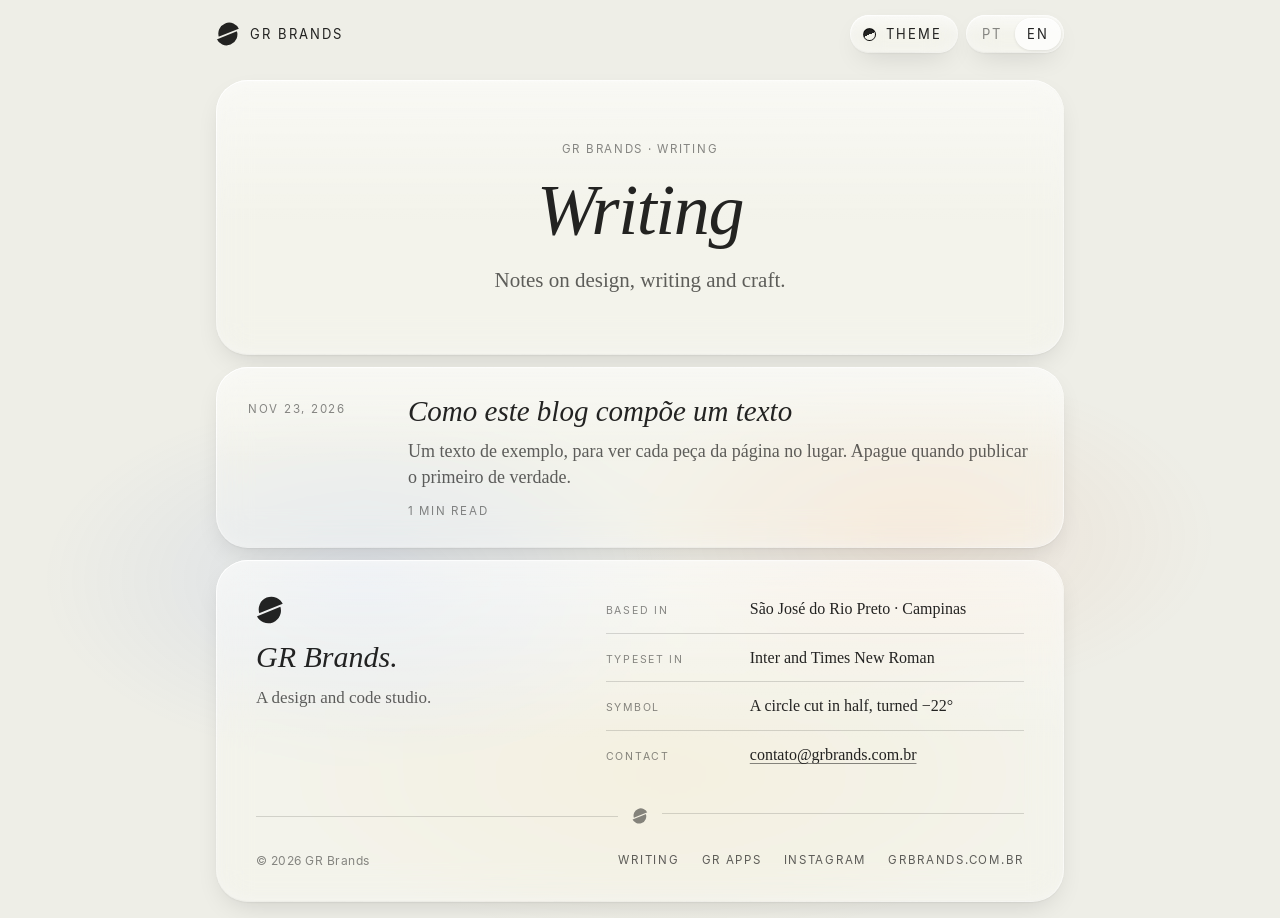
<file: backup/02-modelo-blog/blog/index.html>
<!DOCTYPE html>
<html lang="pt-BR" data-page="blog">
<head>
  <meta charset="UTF-8" />
  <meta name="viewport" content="width=device-width, initial-scale=1.0, viewport-fit=cover" />
  <title>Escritos — GR Brands</title>
  <meta name="description" content="Notas sobre design, escrita e ofício." />
  <meta name="theme-color" content="#EEEEE7" />
  <link rel="icon" type="image/svg+xml" href="../img/favicon.svg" />
  <link rel="preload" href="../fonts/Inter-Regular.woff2" as="font" type="font/woff2" crossorigin />
  <link rel="stylesheet" href="../style.css?v=20261123-4" />
  <script>(function(){try{
    var h=document.documentElement,s=null,l=null;
    try{s=localStorage.getItem('grb-theme');l=localStorage.getItem('grb-lang');}catch(e){}
    var t=s||(matchMedia('(prefers-color-scheme: dark)').matches?'dark':'light');
    h.setAttribute('data-theme',t);
    if(!l)l=/^pt/i.test(navigator.language||'pt')?'pt':'en';
    h.setAttribute('data-lang',l);h.lang=l==='pt'?'pt-BR':'en';
    h.className+=' js';
  }catch(e){}})();</script>
</head>
<body>

<a class="skip" href="#conteudo" data-i18n="skip">Pular para o texto</a>
<div class="ambient" aria-hidden="true"></div>

<div class="shell shell--read">

  <!-- ============ BARRA ============ -->
  <header class="topbar">
    <a class="brand" href=".././" aria-label="GR Brands, início" data-i18n-aria="homeAria">
      <svg viewBox="22.5 22 84 84" aria-hidden="true">
        <defs>
          <clipPath id="br-t"><rect x="-60" y="-60" width="220" height="107"/></clipPath>
          <clipPath id="br-b"><rect x="-60" y="53" width="220" height="160"/></clipPath>
        </defs>
        <g transform="translate(25.30,24.00)"><g transform="scale(1.00125) translate(-16.0,-8.2)">
          <g fill="currentColor" transform="rotate(-22 50 50)">
            <g clip-path="url(#br-t)"><circle cx="50" cy="50" r="38" transform="translate(10,0)"/></g>
            <g clip-path="url(#br-b)"><circle cx="50" cy="50" r="38"/></g>
          </g>
        </g></g>
      </svg>
      <span class="brand__label mono">GR Brands</span>
    </a>
    <div class="topbar__tools">
      <button class="ctrl glass" id="themeToggle" type="button" aria-label="Mudar o tema">
        <span class="ctrl__icon" aria-hidden="true"></span>
        <span data-i18n="theme">Tema</span>
      </button>
      <div class="seg glass" role="group" aria-label="Idioma" data-i18n-aria="langGroup">
        <span class="seg__thumb" aria-hidden="true"></span>
        <button class="seg__btn" type="button" data-lang="pt" lang="pt-BR" aria-pressed="true">PT</button>
        <button class="seg__btn" type="button" data-lang="en" lang="en" aria-pressed="false">EN</button>
      </div>
    </div>
  </header>

  <!-- ============ ESCRITOS ============ -->
  <main class="shell__main" id="conteudo">
    <header class="blog__head panel glass">
      <p class="eyebrow" data-i18n="blogEyebrow">GR Brands · Escritos</p>
      <h1 class="display" data-i18n="writing">Escritos</h1>
      <p class="blog__intro" data-i18n="blogIntro">Notas sobre design, escrita e ofício.</p>
    </header>

    <ol class="posts" id="posts"></ol>
    <p class="state panel glass" id="state" role="status">Carregando…</p>
    <noscript><p class="state panel glass">Os Escritos precisam de JavaScript ligado para abrir.</p></noscript>
  </main>

  <!-- ============ CÓLOFON ============
       A ficha técnica no pé da página. A régua do fim é cortada pelo
       símbolo e a metade da direita sobe, como a metade de cima do círculo
       da marca. -->
  <footer class="colophon panel glass">
    <div class="colophon__top">
      <div class="colophon__brand">
        <svg viewBox="22.5 22 84 84" aria-hidden="true">
        <defs>
          <clipPath id="cb-t"><rect x="-60" y="-60" width="220" height="107"/></clipPath>
          <clipPath id="cb-b"><rect x="-60" y="53" width="220" height="160"/></clipPath>
        </defs>
        <g transform="translate(25.30,24.00)"><g transform="scale(1.00125) translate(-16.0,-8.2)">
          <g fill="currentColor" transform="rotate(-22 50 50)">
            <g clip-path="url(#cb-t)"><circle cx="50" cy="50" r="38" transform="translate(10,0)"/></g>
            <g clip-path="url(#cb-b)"><circle cx="50" cy="50" r="38"/></g>
          </g>
        </g></g>
      </svg>
        <p class="colophon__name">GR Brands.</p>
        <p class="colophon__tag" data-i18n="colTag">Estúdio de design e código.</p>
      </div>
      <dl class="colophon__specs">
        <div class="colophon__row"><dt data-i18n="colBaseK">Base</dt><dd>São José do Rio Preto · Campinas</dd></div>
        <div class="colophon__row"><dt data-i18n="colTypeK">Composição</dt><dd data-i18n="colType">Inter e Times New Roman</dd></div>
        <div class="colophon__row"><dt data-i18n="colMarkK">Símbolo</dt><dd data-i18n="colMark">Um círculo cortado ao meio, girado −22°</dd></div>
        <div class="colophon__row"><dt data-i18n="colContactK">Contato</dt><dd><a href="mailto:contato@grbrands.com.br">contato@grbrands.com.br</a></dd></div>
      </dl>
    </div>
    <div class="cut" aria-hidden="true">
      <span class="cut__a"></span>
      <svg viewBox="22.5 22 84 84" aria-hidden="true">
        <defs>
          <clipPath id="cc-t"><rect x="-60" y="-60" width="220" height="107"/></clipPath>
          <clipPath id="cc-b"><rect x="-60" y="53" width="220" height="160"/></clipPath>
        </defs>
        <g transform="translate(25.30,24.00)"><g transform="scale(1.00125) translate(-16.0,-8.2)">
          <g fill="currentColor" transform="rotate(-22 50 50)">
            <g clip-path="url(#cc-t)"><circle cx="50" cy="50" r="38" transform="translate(10,0)"/></g>
            <g clip-path="url(#cc-b)"><circle cx="50" cy="50" r="38"/></g>
          </g>
        </g></g>
      </svg>
      <span class="cut__b"></span>
    </div>
    <div class="colophon__bottom">
      <p class="colophon__copy">© 2026 GR Brands</p>
      <ul class="colophon__links">
        <li><a href="../blog/" data-i18n="writing">Escritos</a></li>
        <li><a href="https://grbrands.com.br/apps/" target="_blank" rel="noopener noreferrer">GR Apps</a></li>
        <li><a href="https://www.instagram.com/grbrands.studio/" target="_blank" rel="noopener noreferrer">Instagram</a></li>
        <li><a href="https://grbrands.com.br/" target="_blank" rel="noopener noreferrer">grbrands.com.br</a></li>
      </ul>
    </div>
  </footer>
</div>

<script src="../vendor/marked-12.0.2.min.js" defer></script>
<script src="../app.js?v=20261123-4" defer></script>
<script src="blog.js?v=20261123-4" defer></script>
</body>
</html>
</file>
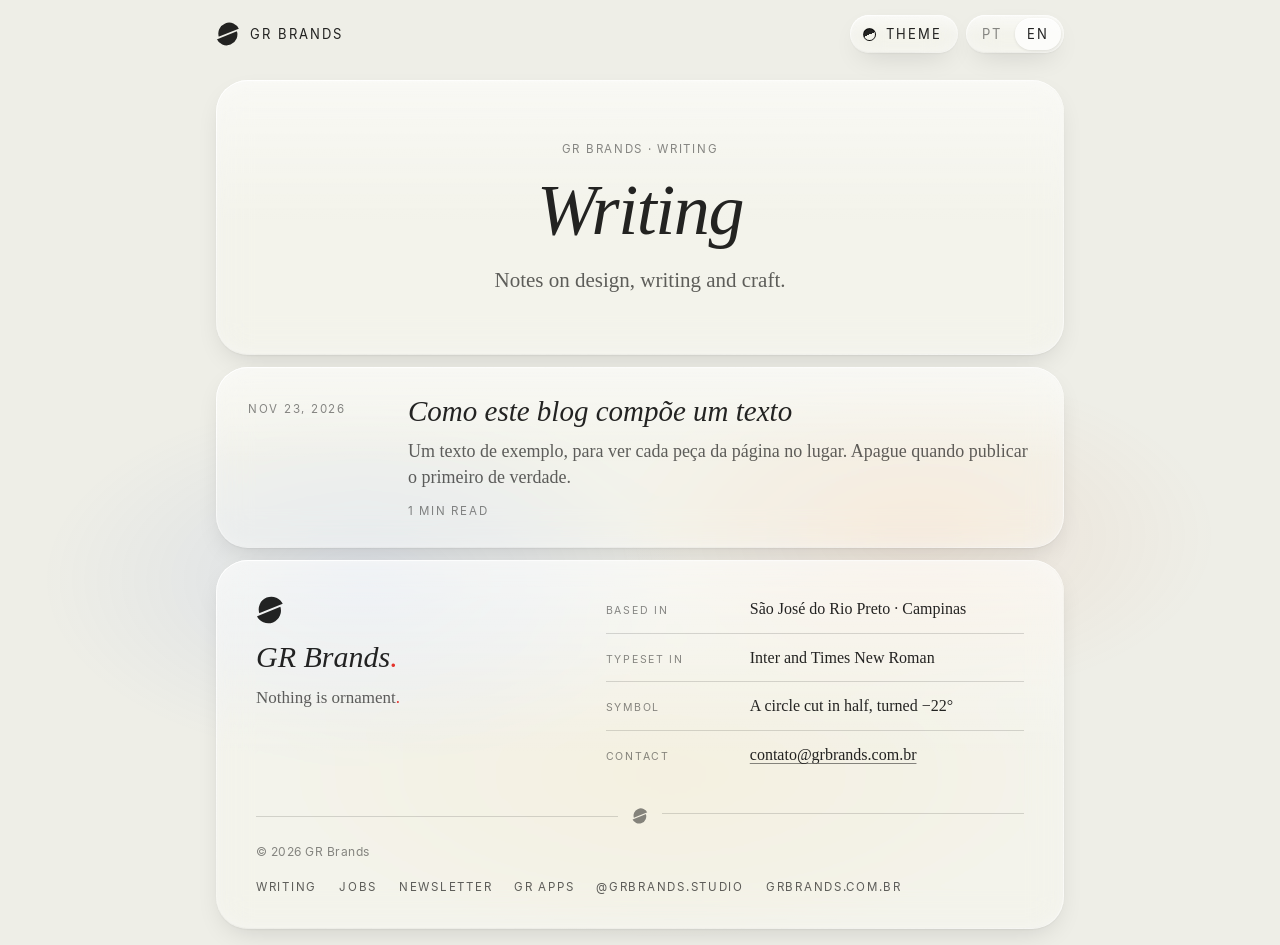
<file: backup/03-nada-e-enfeite/blog/index.html>
<!DOCTYPE html>
<html lang="pt-BR" data-page="blog">
<head>
  <meta charset="UTF-8" />
  <meta name="viewport" content="width=device-width, initial-scale=1.0, viewport-fit=cover" />
  <title>Escritos — GR Brands</title>
  <meta name="description" content="Notas sobre design, escrita e ofício." />
  <meta name="theme-color" content="#EEEEE7" />
  <link rel="icon" type="image/svg+xml" href="../img/favicon.svg" />
  <link rel="preload" href="../fonts/Inter-Regular.woff2" as="font" type="font/woff2" crossorigin />
  <link rel="stylesheet" href="../style.css?v=20261123-5" />
  <script>(function(){try{
    var h=document.documentElement,s=null,l=null;
    try{s=localStorage.getItem('grb-theme');l=localStorage.getItem('grb-lang');}catch(e){}
    var t=s||(matchMedia('(prefers-color-scheme: dark)').matches?'dark':'light');
    h.setAttribute('data-theme',t);
    if(!l)l=/^pt/i.test(navigator.language||'pt')?'pt':'en';
    h.setAttribute('data-lang',l);h.lang=l==='pt'?'pt-BR':'en';
    h.className+=' js';
  }catch(e){}})();</script>
</head>
<body>

<a class="skip" href="#conteudo" data-i18n="skip">Pular para o texto</a>
<div class="ambient" aria-hidden="true"></div>

<div class="shell shell--read">

  <!-- ============ BARRA ============ -->
  <header class="topbar">
    <a class="brand" href=".././" aria-label="GR Brands, início" data-i18n-aria="homeAria">
      <svg viewBox="22.5 22 84 84" aria-hidden="true">
        <defs>
          <clipPath id="br-t"><rect x="-60" y="-60" width="220" height="107"/></clipPath>
          <clipPath id="br-b"><rect x="-60" y="53" width="220" height="160"/></clipPath>
        </defs>
        <g transform="translate(25.30,24.00)"><g transform="scale(1.00125) translate(-16.0,-8.2)">
          <g fill="currentColor" transform="rotate(-22 50 50)">
            <g clip-path="url(#br-t)"><circle cx="50" cy="50" r="38" transform="translate(10,0)"/></g>
            <g clip-path="url(#br-b)"><circle cx="50" cy="50" r="38"/></g>
          </g>
        </g></g>
      </svg>
      <span class="brand__label mono">GR Brands</span>
    </a>
    <div class="topbar__tools">
      <button class="ctrl glass" id="themeToggle" type="button" aria-label="Mudar o tema">
        <span class="ctrl__icon" aria-hidden="true"></span>
        <span data-i18n="theme">Tema</span>
      </button>
      <div class="seg glass" role="group" aria-label="Idioma" data-i18n-aria="langGroup">
        <span class="seg__thumb" aria-hidden="true"></span>
        <button class="seg__btn" type="button" data-lang="pt" lang="pt-BR" aria-pressed="true">PT</button>
        <button class="seg__btn" type="button" data-lang="en" lang="en" aria-pressed="false">EN</button>
      </div>
    </div>
  </header>

  <!-- ============ ESCRITOS ============ -->
  <main class="shell__main" id="conteudo">
    <header class="blog__head panel glass">
      <p class="eyebrow" data-i18n="blogEyebrow">GR Brands · Escritos</p>
      <h1 class="display" data-i18n="writing">Escritos</h1>
      <p class="blog__intro" data-i18n="blogIntro">Notas sobre design, escrita e ofício.</p>
    </header>

    <ol class="posts" id="posts"></ol>
    <p class="state panel glass" id="state" role="status">Carregando…</p>
    <noscript><p class="state panel glass">Os Escritos precisam de JavaScript ligado para abrir.</p></noscript>
  </main>

  <!-- ============ CÓLOFON ============
       A ficha técnica no pé da página. A régua do fim é cortada pelo
       símbolo e a metade da direita sobe, como a metade de cima do círculo
       da marca. -->
  <footer class="colophon panel glass">
    <div class="colophon__top">
      <div class="colophon__brand">
        <svg viewBox="22.5 22 84 84" aria-hidden="true">
        <defs>
          <clipPath id="cb-t"><rect x="-60" y="-60" width="220" height="107"/></clipPath>
          <clipPath id="cb-b"><rect x="-60" y="53" width="220" height="160"/></clipPath>
        </defs>
        <g transform="translate(25.30,24.00)"><g transform="scale(1.00125) translate(-16.0,-8.2)">
          <g fill="currentColor" transform="rotate(-22 50 50)">
            <g clip-path="url(#cb-t)"><circle cx="50" cy="50" r="38" transform="translate(10,0)"/></g>
            <g clip-path="url(#cb-b)"><circle cx="50" cy="50" r="38"/></g>
          </g>
        </g></g>
      </svg>
        <p class="colophon__name">GR Brands<span class="dot">.</span></p>
        <p class="colophon__tag"><span data-l="pt">Nada é enfeite<span class="dot">.</span></span><span data-l="en" lang="en">Nothing is ornament<span class="dot">.</span></span></p>
      </div>
      <dl class="colophon__specs">
        <div class="colophon__row"><dt data-i18n="colBaseK">Base</dt><dd>São José do Rio Preto · Campinas</dd></div>
        <div class="colophon__row"><dt data-i18n="colTypeK">Composição</dt><dd data-i18n="colType">Inter e Times New Roman</dd></div>
        <div class="colophon__row"><dt data-i18n="colMarkK">Símbolo</dt><dd data-i18n="colMark">Um círculo cortado ao meio, girado −22°</dd></div>
        <div class="colophon__row"><dt data-i18n="colContactK">Contato</dt><dd><a href="mailto:contato@grbrands.com.br">contato@grbrands.com.br</a></dd></div>
      </dl>
    </div>
    <div class="cut" aria-hidden="true">
      <span class="cut__a"></span>
      <svg viewBox="22.5 22 84 84" aria-hidden="true">
        <defs>
          <clipPath id="cc-t"><rect x="-60" y="-60" width="220" height="107"/></clipPath>
          <clipPath id="cc-b"><rect x="-60" y="53" width="220" height="160"/></clipPath>
        </defs>
        <g transform="translate(25.30,24.00)"><g transform="scale(1.00125) translate(-16.0,-8.2)">
          <g fill="currentColor" transform="rotate(-22 50 50)">
            <g clip-path="url(#cc-t)"><circle cx="50" cy="50" r="38" transform="translate(10,0)"/></g>
            <g clip-path="url(#cc-b)"><circle cx="50" cy="50" r="38"/></g>
          </g>
        </g></g>
      </svg>
      <span class="cut__b"></span>
    </div>
    <div class="colophon__bottom">
      <p class="colophon__copy">© 2026 GR Brands</p>
      <ul class="colophon__links">
        <li><a href="../blog/" data-i18n="writing">Escritos</a></li>
        <li><a href="mailto:contato@grbrands.com.br?subject=Vagas" data-i18n="jobs">Vagas</a></li>
        <li><a href="mailto:contato@grbrands.com.br?subject=Newsletter" data-i18n="newsletter">Newsletter</a></li>
        <li><a href="https://grbrands.com.br/apps/" target="_blank" rel="noopener noreferrer">GR Apps</a></li>
        <li><a href="https://www.instagram.com/grbrands.studio/" target="_blank" rel="noopener noreferrer">@grbrands.studio</a></li>
        <li><a href="https://grbrands.com.br/" target="_blank" rel="noopener noreferrer">grbrands.com.br</a></li>
      </ul>
    </div>
  </footer>
</div>

<script src="../vendor/marked-12.0.2.min.js" defer></script>
<script src="../app.js?v=20261123-5" defer></script>
<script src="blog.js?v=20261123-5" defer></script>
</body>
</html>
</file>
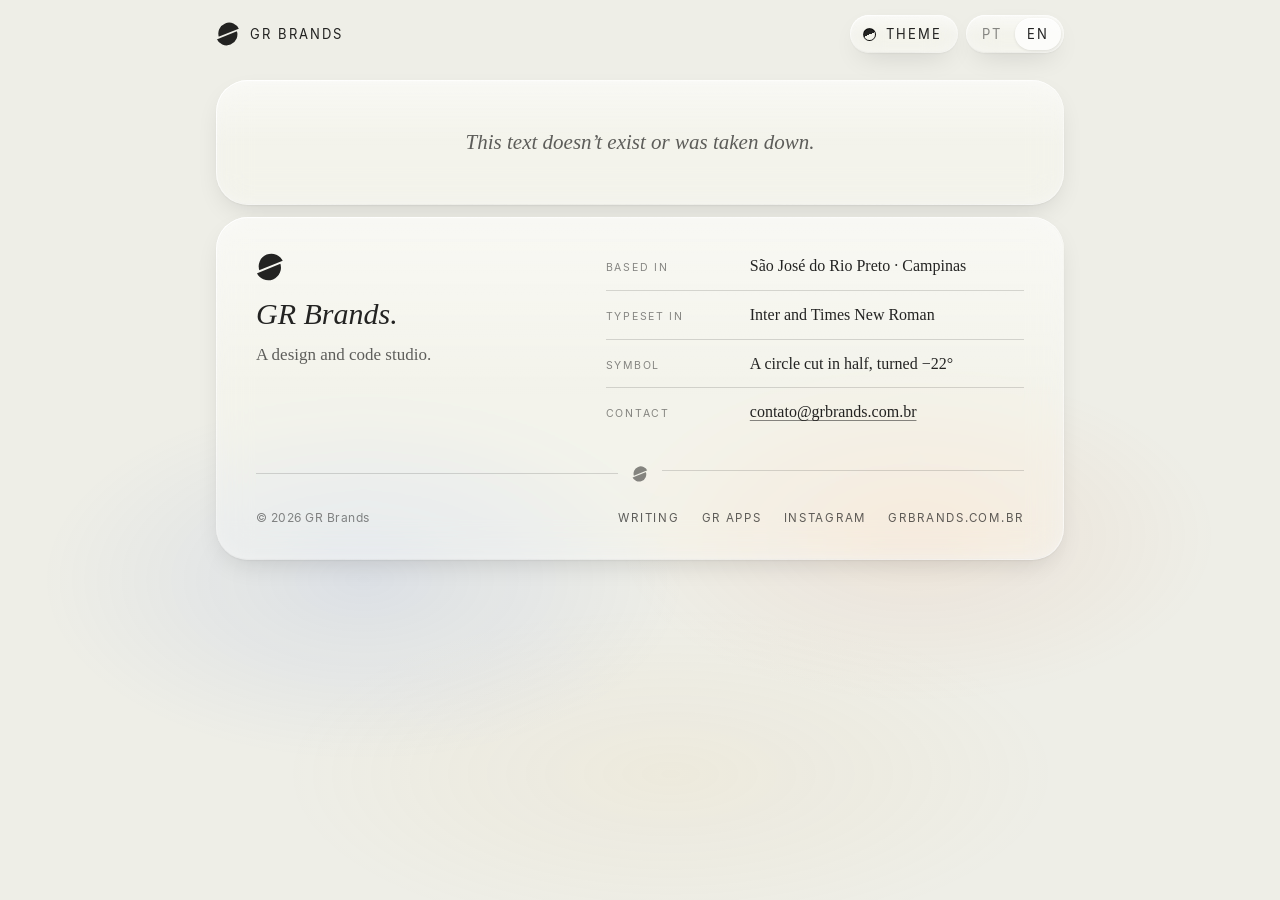
<file: blog/texto.html>
<!DOCTYPE html>
<html lang="pt-BR" data-page="post">
<head>
  <meta charset="UTF-8" />
  <meta name="viewport" content="width=device-width, initial-scale=1.0, viewport-fit=cover" />
  <title>Escritos — GR Brands</title>
  <meta name="description" content="Notas sobre design, escrita e ofício." />
  <meta name="theme-color" content="#EEEEE7" />
  <link rel="icon" type="image/svg+xml" href="../img/favicon.svg" />
  <link rel="preload" href="../fonts/Inter-Regular.woff2" as="font" type="font/woff2" crossorigin />
  <link rel="stylesheet" href="../style.css?v=20261123-6" />
  <script>(function(){try{
    var h=document.documentElement,s=null,l=null;
    try{s=localStorage.getItem('grb-theme');l=localStorage.getItem('grb-lang');}catch(e){}
    var t=s||(matchMedia('(prefers-color-scheme: dark)').matches?'dark':'light');
    h.setAttribute('data-theme',t);
    if(!l)l=/^pt/i.test(navigator.language||'pt')?'pt':'en';
    h.setAttribute('data-lang',l);h.lang=l==='pt'?'pt-BR':'en';
    h.className+=' js';
  }catch(e){}})();</script>
</head>
<body>

<a class="skip" href="#conteudo" data-i18n="skip">Pular para o texto</a>
<div class="ambient" aria-hidden="true"></div>

<div class="shell shell--read">

  <!-- ============ BARRA ============ -->
  <header class="topbar">
    <a class="brand" href=".././" aria-label="GR Brands, início" data-i18n-aria="homeAria">
      <svg viewBox="22.5 22 84 84" aria-hidden="true">
        <defs>
          <clipPath id="br-t"><rect x="-60" y="-60" width="220" height="107"/></clipPath>
          <clipPath id="br-b"><rect x="-60" y="53" width="220" height="160"/></clipPath>
        </defs>
        <g transform="translate(25.30,24.00)"><g transform="scale(1.00125) translate(-16.0,-8.2)">
          <g fill="currentColor" transform="rotate(-22 50 50)">
            <g clip-path="url(#br-t)"><circle cx="50" cy="50" r="38" transform="translate(10,0)"/></g>
            <g clip-path="url(#br-b)"><circle cx="50" cy="50" r="38"/></g>
          </g>
        </g></g>
      </svg>
      <span class="brand__label mono">GR Brands</span>
    </a>
    <div class="topbar__tools">
      <button class="ctrl glass" id="themeToggle" type="button" aria-label="Mudar o tema">
        <span class="ctrl__icon" aria-hidden="true"></span>
        <span data-i18n="theme">Tema</span>
      </button>
      <div class="seg glass" role="group" aria-label="Idioma" data-i18n-aria="langGroup">
        <span class="seg__thumb" aria-hidden="true"></span>
        <button class="seg__btn" type="button" data-lang="pt" lang="pt-BR" aria-pressed="true">PT</button>
        <button class="seg__btn" type="button" data-lang="en" lang="en" aria-pressed="false">EN</button>
      </div>
    </div>
  </header>

  <!-- ============ TEXTO ============ -->
  <main class="shell__main" id="conteudo">
    <article class="post" id="post" hidden>
      <header class="post__head panel glass">
        <p class="eyebrow"><time id="postDate"></time> · <span id="postRead"></span></p>
        <h1 class="post__title" id="postTitle"></h1>
        <p class="post__dek" id="postDek"></p>
      </header>

      <div class="post__body panel glass">
        <div class="prose" id="prose"></div>
        <div class="ornament" aria-hidden="true"></div>
      </div>

      <nav class="post__end" aria-label="Escritos" data-i18n-aria="writing">
        <div class="post__pager" id="pager"></div>
        <a class="button-link glass post__back" href="./">
          <svg width="15" height="15" viewBox="0 0 24 24" fill="none" stroke="currentColor" stroke-width="1.6" stroke-linecap="round" stroke-linejoin="round" aria-hidden="true"><path d="M19 12H5"/><path d="m11 6-6 6 6 6"/></svg>
          <span data-i18n="allPosts">Todos os escritos</span>
        </a>
      </nav>
    </article>

    <p class="state panel glass" id="state" role="status">Carregando…</p>
    <noscript><p class="state panel glass">Os Escritos precisam de JavaScript ligado para abrir.</p></noscript>
  </main>

  <!-- ============ CÓLOFON ============
       A ficha técnica no pé da página. A régua do fim é cortada pelo
       símbolo e a metade da direita sobe, como a metade de cima do círculo
       da marca. -->
  <footer class="colophon panel glass">
    <div class="colophon__top">
      <div class="colophon__brand">
        <svg viewBox="22.5 22 84 84" aria-hidden="true">
        <defs>
          <clipPath id="cb-t"><rect x="-60" y="-60" width="220" height="107"/></clipPath>
          <clipPath id="cb-b"><rect x="-60" y="53" width="220" height="160"/></clipPath>
        </defs>
        <g transform="translate(25.30,24.00)"><g transform="scale(1.00125) translate(-16.0,-8.2)">
          <g fill="currentColor" transform="rotate(-22 50 50)">
            <g clip-path="url(#cb-t)"><circle cx="50" cy="50" r="38" transform="translate(10,0)"/></g>
            <g clip-path="url(#cb-b)"><circle cx="50" cy="50" r="38"/></g>
          </g>
        </g></g>
      </svg>
        <p class="colophon__name">GR Brands.</p>
        <p class="colophon__tag" data-i18n="colTag">Estúdio de design e código.</p>
      </div>
      <dl class="colophon__specs">
        <div class="colophon__row"><dt data-i18n="colBaseK">Base</dt><dd>São José do Rio Preto · Campinas</dd></div>
        <div class="colophon__row"><dt data-i18n="colTypeK">Composição</dt><dd data-i18n="colType">Inter e Times New Roman</dd></div>
        <div class="colophon__row"><dt data-i18n="colMarkK">Símbolo</dt><dd data-i18n="colMark">Um círculo cortado ao meio, girado −22°</dd></div>
        <div class="colophon__row"><dt data-i18n="colContactK">Contato</dt><dd><a href="mailto:contato@grbrands.com.br">contato@grbrands.com.br</a></dd></div>
      </dl>
    </div>
    <div class="cut" aria-hidden="true">
      <span class="cut__a"></span>
      <svg viewBox="22.5 22 84 84" aria-hidden="true">
        <defs>
          <clipPath id="cc-t"><rect x="-60" y="-60" width="220" height="107"/></clipPath>
          <clipPath id="cc-b"><rect x="-60" y="53" width="220" height="160"/></clipPath>
        </defs>
        <g transform="translate(25.30,24.00)"><g transform="scale(1.00125) translate(-16.0,-8.2)">
          <g fill="currentColor" transform="rotate(-22 50 50)">
            <g clip-path="url(#cc-t)"><circle cx="50" cy="50" r="38" transform="translate(10,0)"/></g>
            <g clip-path="url(#cc-b)"><circle cx="50" cy="50" r="38"/></g>
          </g>
        </g></g>
      </svg>
      <span class="cut__b"></span>
    </div>
    <div class="colophon__bottom">
      <p class="colophon__copy">© 2026 GR Brands</p>
      <ul class="colophon__links">
        <li><a href="../blog/" data-i18n="writing">Escritos</a></li>
        <li><a href="https://grbrands.com.br/apps/" target="_blank" rel="noopener noreferrer">GR Apps</a></li>
        <li><a href="https://www.instagram.com/grbrands.studio/" target="_blank" rel="noopener noreferrer">Instagram</a></li>
        <li><a href="https://grbrands.com.br/" target="_blank" rel="noopener noreferrer">grbrands.com.br</a></li>
      </ul>
    </div>
  </footer>
</div>

<script src="../vendor/marked-12.0.2.min.js" defer></script>
<script src="../app.js?v=20261123-6" defer></script>
<script src="blog.js?v=20261123-6" defer></script>
</body>
</html>
</file>
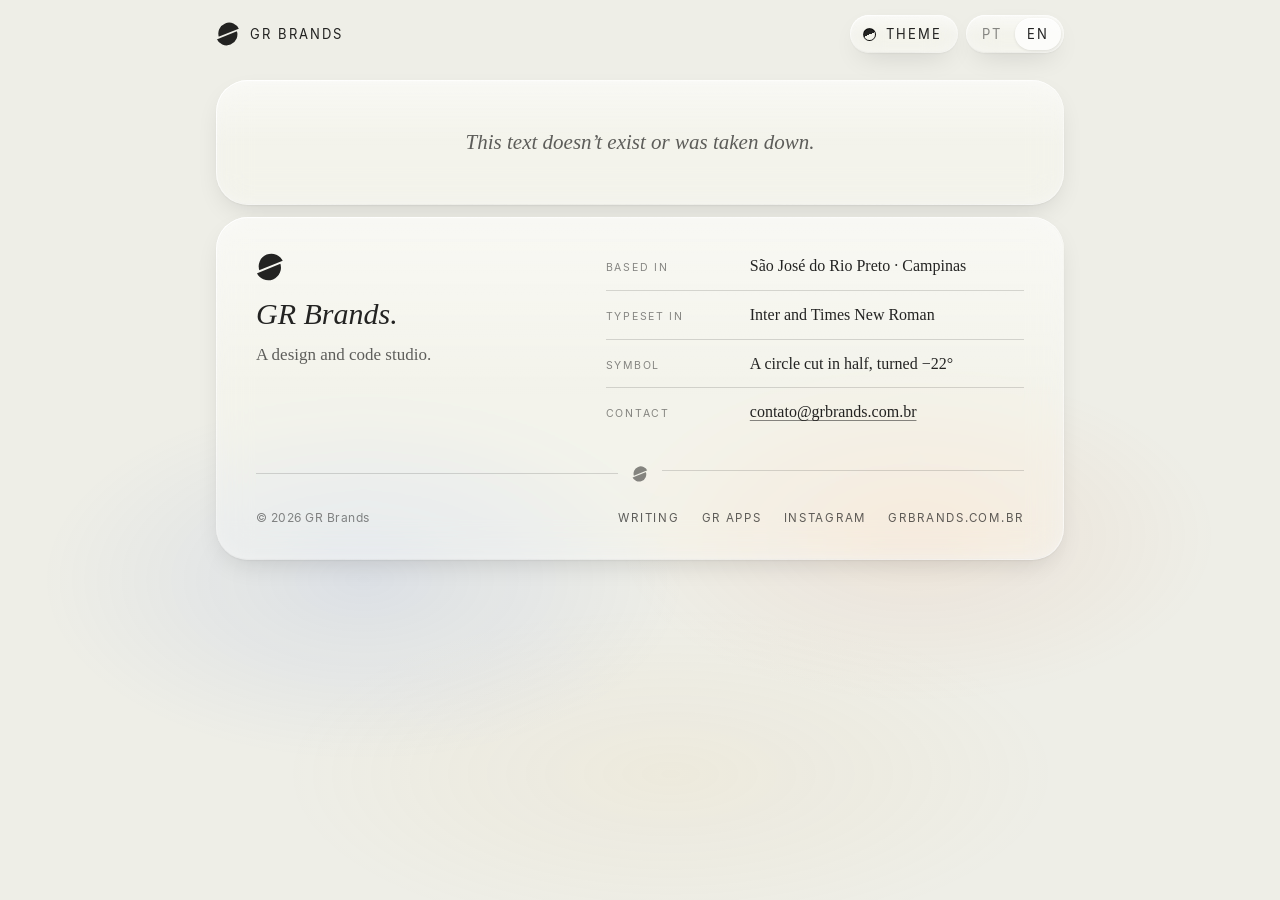
<file: backup/02-modelo-blog/blog/texto.html>
<!DOCTYPE html>
<html lang="pt-BR" data-page="post">
<head>
  <meta charset="UTF-8" />
  <meta name="viewport" content="width=device-width, initial-scale=1.0, viewport-fit=cover" />
  <title>Escritos — GR Brands</title>
  <meta name="description" content="Notas sobre design, escrita e ofício." />
  <meta name="theme-color" content="#EEEEE7" />
  <link rel="icon" type="image/svg+xml" href="../img/favicon.svg" />
  <link rel="preload" href="../fonts/Inter-Regular.woff2" as="font" type="font/woff2" crossorigin />
  <link rel="stylesheet" href="../style.css?v=20261123-4" />
  <script>(function(){try{
    var h=document.documentElement,s=null,l=null;
    try{s=localStorage.getItem('grb-theme');l=localStorage.getItem('grb-lang');}catch(e){}
    var t=s||(matchMedia('(prefers-color-scheme: dark)').matches?'dark':'light');
    h.setAttribute('data-theme',t);
    if(!l)l=/^pt/i.test(navigator.language||'pt')?'pt':'en';
    h.setAttribute('data-lang',l);h.lang=l==='pt'?'pt-BR':'en';
    h.className+=' js';
  }catch(e){}})();</script>
</head>
<body>

<a class="skip" href="#conteudo" data-i18n="skip">Pular para o texto</a>
<div class="ambient" aria-hidden="true"></div>

<div class="shell shell--read">

  <!-- ============ BARRA ============ -->
  <header class="topbar">
    <a class="brand" href=".././" aria-label="GR Brands, início" data-i18n-aria="homeAria">
      <svg viewBox="22.5 22 84 84" aria-hidden="true">
        <defs>
          <clipPath id="br-t"><rect x="-60" y="-60" width="220" height="107"/></clipPath>
          <clipPath id="br-b"><rect x="-60" y="53" width="220" height="160"/></clipPath>
        </defs>
        <g transform="translate(25.30,24.00)"><g transform="scale(1.00125) translate(-16.0,-8.2)">
          <g fill="currentColor" transform="rotate(-22 50 50)">
            <g clip-path="url(#br-t)"><circle cx="50" cy="50" r="38" transform="translate(10,0)"/></g>
            <g clip-path="url(#br-b)"><circle cx="50" cy="50" r="38"/></g>
          </g>
        </g></g>
      </svg>
      <span class="brand__label mono">GR Brands</span>
    </a>
    <div class="topbar__tools">
      <button class="ctrl glass" id="themeToggle" type="button" aria-label="Mudar o tema">
        <span class="ctrl__icon" aria-hidden="true"></span>
        <span data-i18n="theme">Tema</span>
      </button>
      <div class="seg glass" role="group" aria-label="Idioma" data-i18n-aria="langGroup">
        <span class="seg__thumb" aria-hidden="true"></span>
        <button class="seg__btn" type="button" data-lang="pt" lang="pt-BR" aria-pressed="true">PT</button>
        <button class="seg__btn" type="button" data-lang="en" lang="en" aria-pressed="false">EN</button>
      </div>
    </div>
  </header>

  <!-- ============ TEXTO ============ -->
  <main class="shell__main" id="conteudo">
    <article class="post" id="post" hidden>
      <header class="post__head panel glass">
        <p class="eyebrow"><time id="postDate"></time> · <span id="postRead"></span></p>
        <h1 class="post__title" id="postTitle"></h1>
        <p class="post__dek" id="postDek"></p>
      </header>

      <div class="post__body panel glass">
        <div class="prose" id="prose"></div>
        <div class="ornament" aria-hidden="true"></div>
      </div>

      <nav class="post__end" aria-label="Escritos" data-i18n-aria="writing">
        <div class="post__pager" id="pager"></div>
        <a class="button-link glass post__back" href="./">
          <svg width="15" height="15" viewBox="0 0 24 24" fill="none" stroke="currentColor" stroke-width="1.6" stroke-linecap="round" stroke-linejoin="round" aria-hidden="true"><path d="M19 12H5"/><path d="m11 6-6 6 6 6"/></svg>
          <span data-i18n="allPosts">Todos os escritos</span>
        </a>
      </nav>
    </article>

    <p class="state panel glass" id="state" role="status">Carregando…</p>
    <noscript><p class="state panel glass">Os Escritos precisam de JavaScript ligado para abrir.</p></noscript>
  </main>

  <!-- ============ CÓLOFON ============
       A ficha técnica no pé da página. A régua do fim é cortada pelo
       símbolo e a metade da direita sobe, como a metade de cima do círculo
       da marca. -->
  <footer class="colophon panel glass">
    <div class="colophon__top">
      <div class="colophon__brand">
        <svg viewBox="22.5 22 84 84" aria-hidden="true">
        <defs>
          <clipPath id="cb-t"><rect x="-60" y="-60" width="220" height="107"/></clipPath>
          <clipPath id="cb-b"><rect x="-60" y="53" width="220" height="160"/></clipPath>
        </defs>
        <g transform="translate(25.30,24.00)"><g transform="scale(1.00125) translate(-16.0,-8.2)">
          <g fill="currentColor" transform="rotate(-22 50 50)">
            <g clip-path="url(#cb-t)"><circle cx="50" cy="50" r="38" transform="translate(10,0)"/></g>
            <g clip-path="url(#cb-b)"><circle cx="50" cy="50" r="38"/></g>
          </g>
        </g></g>
      </svg>
        <p class="colophon__name">GR Brands.</p>
        <p class="colophon__tag" data-i18n="colTag">Estúdio de design e código.</p>
      </div>
      <dl class="colophon__specs">
        <div class="colophon__row"><dt data-i18n="colBaseK">Base</dt><dd>São José do Rio Preto · Campinas</dd></div>
        <div class="colophon__row"><dt data-i18n="colTypeK">Composição</dt><dd data-i18n="colType">Inter e Times New Roman</dd></div>
        <div class="colophon__row"><dt data-i18n="colMarkK">Símbolo</dt><dd data-i18n="colMark">Um círculo cortado ao meio, girado −22°</dd></div>
        <div class="colophon__row"><dt data-i18n="colContactK">Contato</dt><dd><a href="mailto:contato@grbrands.com.br">contato@grbrands.com.br</a></dd></div>
      </dl>
    </div>
    <div class="cut" aria-hidden="true">
      <span class="cut__a"></span>
      <svg viewBox="22.5 22 84 84" aria-hidden="true">
        <defs>
          <clipPath id="cc-t"><rect x="-60" y="-60" width="220" height="107"/></clipPath>
          <clipPath id="cc-b"><rect x="-60" y="53" width="220" height="160"/></clipPath>
        </defs>
        <g transform="translate(25.30,24.00)"><g transform="scale(1.00125) translate(-16.0,-8.2)">
          <g fill="currentColor" transform="rotate(-22 50 50)">
            <g clip-path="url(#cc-t)"><circle cx="50" cy="50" r="38" transform="translate(10,0)"/></g>
            <g clip-path="url(#cc-b)"><circle cx="50" cy="50" r="38"/></g>
          </g>
        </g></g>
      </svg>
      <span class="cut__b"></span>
    </div>
    <div class="colophon__bottom">
      <p class="colophon__copy">© 2026 GR Brands</p>
      <ul class="colophon__links">
        <li><a href="../blog/" data-i18n="writing">Escritos</a></li>
        <li><a href="https://grbrands.com.br/apps/" target="_blank" rel="noopener noreferrer">GR Apps</a></li>
        <li><a href="https://www.instagram.com/grbrands.studio/" target="_blank" rel="noopener noreferrer">Instagram</a></li>
        <li><a href="https://grbrands.com.br/" target="_blank" rel="noopener noreferrer">grbrands.com.br</a></li>
      </ul>
    </div>
  </footer>
</div>

<script src="../vendor/marked-12.0.2.min.js" defer></script>
<script src="../app.js?v=20261123-4" defer></script>
<script src="blog.js?v=20261123-4" defer></script>
</body>
</html>
</file>
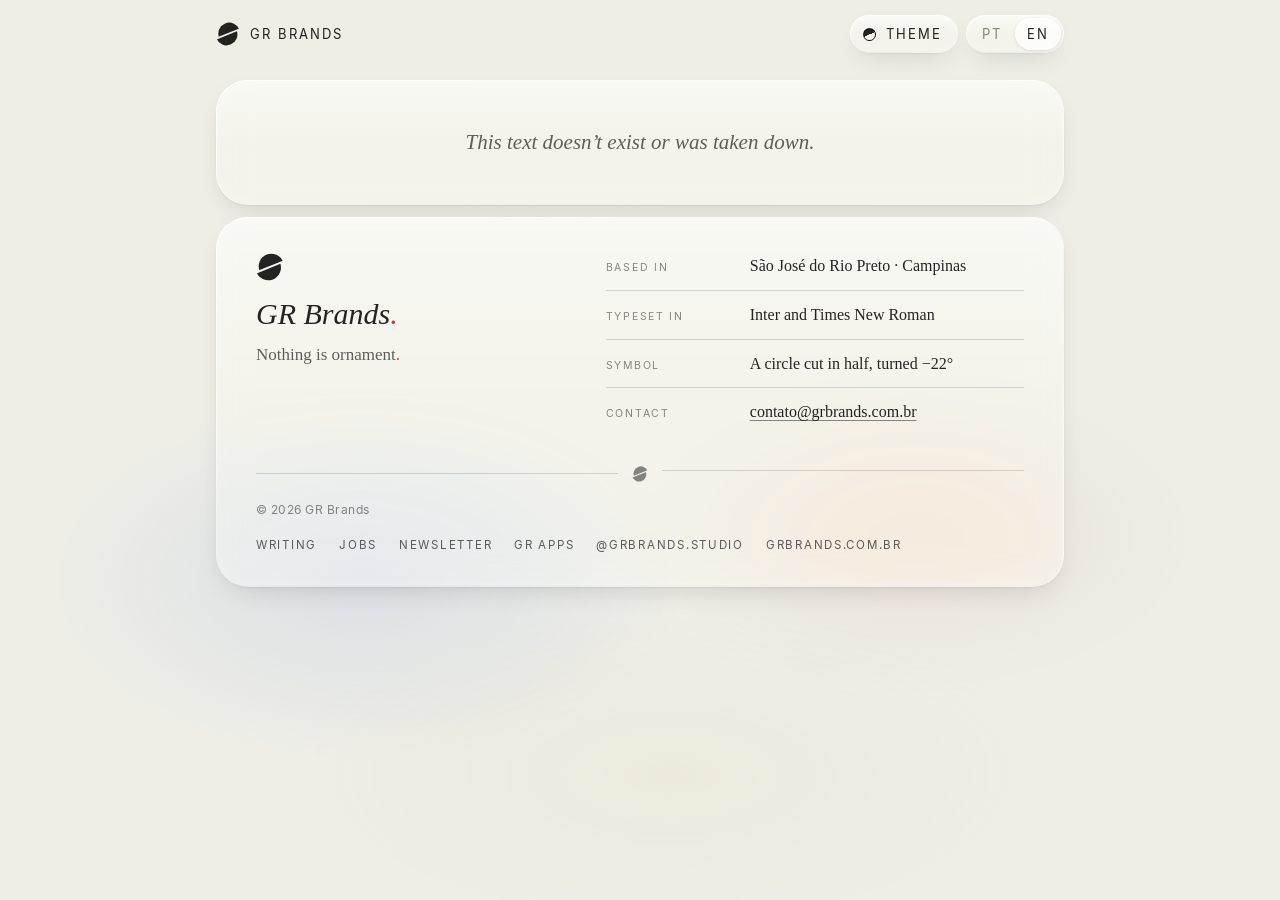
<file: backup/03-nada-e-enfeite/blog/texto.html>
<!DOCTYPE html>
<html lang="pt-BR" data-page="post">
<head>
  <meta charset="UTF-8" />
  <meta name="viewport" content="width=device-width, initial-scale=1.0, viewport-fit=cover" />
  <title>Escritos — GR Brands</title>
  <meta name="description" content="Notas sobre design, escrita e ofício." />
  <meta name="theme-color" content="#EEEEE7" />
  <link rel="icon" type="image/svg+xml" href="../img/favicon.svg" />
  <link rel="preload" href="../fonts/Inter-Regular.woff2" as="font" type="font/woff2" crossorigin />
  <link rel="stylesheet" href="../style.css?v=20261123-5" />
  <script>(function(){try{
    var h=document.documentElement,s=null,l=null;
    try{s=localStorage.getItem('grb-theme');l=localStorage.getItem('grb-lang');}catch(e){}
    var t=s||(matchMedia('(prefers-color-scheme: dark)').matches?'dark':'light');
    h.setAttribute('data-theme',t);
    if(!l)l=/^pt/i.test(navigator.language||'pt')?'pt':'en';
    h.setAttribute('data-lang',l);h.lang=l==='pt'?'pt-BR':'en';
    h.className+=' js';
  }catch(e){}})();</script>
</head>
<body>

<a class="skip" href="#conteudo" data-i18n="skip">Pular para o texto</a>
<div class="ambient" aria-hidden="true"></div>

<div class="shell shell--read">

  <!-- ============ BARRA ============ -->
  <header class="topbar">
    <a class="brand" href=".././" aria-label="GR Brands, início" data-i18n-aria="homeAria">
      <svg viewBox="22.5 22 84 84" aria-hidden="true">
        <defs>
          <clipPath id="br-t"><rect x="-60" y="-60" width="220" height="107"/></clipPath>
          <clipPath id="br-b"><rect x="-60" y="53" width="220" height="160"/></clipPath>
        </defs>
        <g transform="translate(25.30,24.00)"><g transform="scale(1.00125) translate(-16.0,-8.2)">
          <g fill="currentColor" transform="rotate(-22 50 50)">
            <g clip-path="url(#br-t)"><circle cx="50" cy="50" r="38" transform="translate(10,0)"/></g>
            <g clip-path="url(#br-b)"><circle cx="50" cy="50" r="38"/></g>
          </g>
        </g></g>
      </svg>
      <span class="brand__label mono">GR Brands</span>
    </a>
    <div class="topbar__tools">
      <button class="ctrl glass" id="themeToggle" type="button" aria-label="Mudar o tema">
        <span class="ctrl__icon" aria-hidden="true"></span>
        <span data-i18n="theme">Tema</span>
      </button>
      <div class="seg glass" role="group" aria-label="Idioma" data-i18n-aria="langGroup">
        <span class="seg__thumb" aria-hidden="true"></span>
        <button class="seg__btn" type="button" data-lang="pt" lang="pt-BR" aria-pressed="true">PT</button>
        <button class="seg__btn" type="button" data-lang="en" lang="en" aria-pressed="false">EN</button>
      </div>
    </div>
  </header>

  <!-- ============ TEXTO ============ -->
  <main class="shell__main" id="conteudo">
    <article class="post" id="post" hidden>
      <header class="post__head panel glass">
        <p class="eyebrow"><time id="postDate"></time> · <span id="postRead"></span></p>
        <h1 class="post__title" id="postTitle"></h1>
        <p class="post__dek" id="postDek"></p>
      </header>

      <div class="post__body panel glass">
        <div class="prose" id="prose"></div>
        <div class="ornament" aria-hidden="true"></div>
      </div>

      <nav class="post__end" aria-label="Escritos" data-i18n-aria="writing">
        <div class="post__pager" id="pager"></div>
        <a class="button-link glass post__back" href="./">
          <svg width="15" height="15" viewBox="0 0 24 24" fill="none" stroke="currentColor" stroke-width="1.6" stroke-linecap="round" stroke-linejoin="round" aria-hidden="true"><path d="M19 12H5"/><path d="m11 6-6 6 6 6"/></svg>
          <span data-i18n="allPosts">Todos os escritos</span>
        </a>
      </nav>
    </article>

    <p class="state panel glass" id="state" role="status">Carregando…</p>
    <noscript><p class="state panel glass">Os Escritos precisam de JavaScript ligado para abrir.</p></noscript>
  </main>

  <!-- ============ CÓLOFON ============
       A ficha técnica no pé da página. A régua do fim é cortada pelo
       símbolo e a metade da direita sobe, como a metade de cima do círculo
       da marca. -->
  <footer class="colophon panel glass">
    <div class="colophon__top">
      <div class="colophon__brand">
        <svg viewBox="22.5 22 84 84" aria-hidden="true">
        <defs>
          <clipPath id="cb-t"><rect x="-60" y="-60" width="220" height="107"/></clipPath>
          <clipPath id="cb-b"><rect x="-60" y="53" width="220" height="160"/></clipPath>
        </defs>
        <g transform="translate(25.30,24.00)"><g transform="scale(1.00125) translate(-16.0,-8.2)">
          <g fill="currentColor" transform="rotate(-22 50 50)">
            <g clip-path="url(#cb-t)"><circle cx="50" cy="50" r="38" transform="translate(10,0)"/></g>
            <g clip-path="url(#cb-b)"><circle cx="50" cy="50" r="38"/></g>
          </g>
        </g></g>
      </svg>
        <p class="colophon__name">GR Brands<span class="dot">.</span></p>
        <p class="colophon__tag"><span data-l="pt">Nada é enfeite<span class="dot">.</span></span><span data-l="en" lang="en">Nothing is ornament<span class="dot">.</span></span></p>
      </div>
      <dl class="colophon__specs">
        <div class="colophon__row"><dt data-i18n="colBaseK">Base</dt><dd>São José do Rio Preto · Campinas</dd></div>
        <div class="colophon__row"><dt data-i18n="colTypeK">Composição</dt><dd data-i18n="colType">Inter e Times New Roman</dd></div>
        <div class="colophon__row"><dt data-i18n="colMarkK">Símbolo</dt><dd data-i18n="colMark">Um círculo cortado ao meio, girado −22°</dd></div>
        <div class="colophon__row"><dt data-i18n="colContactK">Contato</dt><dd><a href="mailto:contato@grbrands.com.br">contato@grbrands.com.br</a></dd></div>
      </dl>
    </div>
    <div class="cut" aria-hidden="true">
      <span class="cut__a"></span>
      <svg viewBox="22.5 22 84 84" aria-hidden="true">
        <defs>
          <clipPath id="cc-t"><rect x="-60" y="-60" width="220" height="107"/></clipPath>
          <clipPath id="cc-b"><rect x="-60" y="53" width="220" height="160"/></clipPath>
        </defs>
        <g transform="translate(25.30,24.00)"><g transform="scale(1.00125) translate(-16.0,-8.2)">
          <g fill="currentColor" transform="rotate(-22 50 50)">
            <g clip-path="url(#cc-t)"><circle cx="50" cy="50" r="38" transform="translate(10,0)"/></g>
            <g clip-path="url(#cc-b)"><circle cx="50" cy="50" r="38"/></g>
          </g>
        </g></g>
      </svg>
      <span class="cut__b"></span>
    </div>
    <div class="colophon__bottom">
      <p class="colophon__copy">© 2026 GR Brands</p>
      <ul class="colophon__links">
        <li><a href="../blog/" data-i18n="writing">Escritos</a></li>
        <li><a href="mailto:contato@grbrands.com.br?subject=Vagas" data-i18n="jobs">Vagas</a></li>
        <li><a href="mailto:contato@grbrands.com.br?subject=Newsletter" data-i18n="newsletter">Newsletter</a></li>
        <li><a href="https://grbrands.com.br/apps/" target="_blank" rel="noopener noreferrer">GR Apps</a></li>
        <li><a href="https://www.instagram.com/grbrands.studio/" target="_blank" rel="noopener noreferrer">@grbrands.studio</a></li>
        <li><a href="https://grbrands.com.br/" target="_blank" rel="noopener noreferrer">grbrands.com.br</a></li>
      </ul>
    </div>
  </footer>
</div>

<script src="../vendor/marked-12.0.2.min.js" defer></script>
<script src="../app.js?v=20261123-5" defer></script>
<script src="blog.js?v=20261123-5" defer></script>
</body>
</html>
</file>
<file: style.css>
/* ==========================================================================
   GR Brands — página inicial e Escritos (blog)
   Seções em retângulos arredondados de Liquid Glass, com o logo sempre
   chapado, fora do vidro. Sem efeitos de hover, de propósito: a interface muda por
   clique, toque e foco de teclado, nunca pela passagem do mouse.

   Identidade: o símbolo da GR é um círculo cortado ao meio e girado −22°.
   Esse corte reaparece no ícone de tema, na régua do cólofon, nos
   marcadores de lista e no ornamento que separa as partes de um texto.
   ========================================================================== */

/* ---------- Fontes ---------- */
@font-face { font-family: 'Inter'; src: url('fonts/Inter-Regular.woff2') format('woff2'); font-weight: 400; font-style: normal; font-display: swap; }
@font-face { font-family: 'Inter'; src: url('fonts/Inter-Medium.woff2') format('woff2'); font-weight: 500; font-style: normal; font-display: swap; }
@font-face { font-family: 'Inter'; src: url('fonts/Inter-SemiBold.woff2') format('woff2'); font-weight: 600; font-style: normal; font-display: swap; }

/* ---------- Tokens ---------- */
:root {
  --serif: 'Times New Roman', Times, 'Liberation Serif', Tinos, serif;
  --sans: 'Inter', system-ui, -apple-system, 'Segoe UI', Roboto, sans-serif;
  --code: ui-monospace, 'SF Mono', Menlo, Consolas, monospace;

  --background: #EEEEE7;
  --primary: rgba(0, 0, 0, .86);
  --secondary: rgba(0, 0, 0, .62);
  --tertiary: rgba(0, 0, 0, .46);
  --hairline: rgba(0, 0, 0, .14);
  --focus: #0C50FF;

  /* Liquid Glass */
  --glass-fill: rgba(255, 255, 255, .30);
  --glass-fill-strong: rgba(255, 255, 255, .72);
  --glass-blur: 16px;
  --glass-sat: 1.8;
  --glass-rim-a: rgba(255, 255, 255, .95);
  --glass-rim-b: rgba(255, 255, 255, .10);
  --glass-rim-c: rgba(255, 255, 255, .55);
  --glass-gloss: rgba(255, 255, 255, .45);
  --glass-shadow:
    inset 0 1px 1px rgba(255, 255, 255, .85),
    inset 0 -1px 1px rgba(0, 0, 0, .04),
    inset 0 0 14px rgba(255, 255, 255, .28),
    0 1px 2px rgba(0, 0, 0, .05),
    0 10px 28px -10px rgba(0, 0, 0, .16);

  /* Campo de cor: frio à esquerda, quente à direita, como as duas metades
     do símbolo. É o que o vidro refrata. */
  --ambient-a: rgba(64, 104, 214, .10);
  --ambient-b: rgba(222, 120, 72, .09);
  --ambient-c: rgba(230, 190, 110, .08);

  --radius-pill: 999px;
  --radius-card: 28px;
  --radius-panel: 32px;
  --ease: cubic-bezier(.4, 0, .2, 1);

  color-scheme: light;
}

html[data-theme="dark"] {
  --background: #1B1B1B;
  --primary: rgba(255, 255, 255, .94);
  --secondary: rgba(255, 255, 255, .74);
  --tertiary: rgba(255, 255, 255, .54);
  --hairline: rgba(255, 255, 255, .16);
  --focus: #6F9BFF;

  --glass-fill: rgba(255, 255, 255, .06);
  --glass-fill-strong: rgba(255, 255, 255, .18);
  --glass-rim-a: rgba(255, 255, 255, .45);
  --glass-rim-b: rgba(255, 255, 255, .04);
  --glass-rim-c: rgba(255, 255, 255, .22);
  --glass-gloss: rgba(255, 255, 255, .08);
  --glass-shadow:
    inset 0 1px 1px rgba(255, 255, 255, .18),
    inset 0 -1px 1px rgba(0, 0, 0, .30),
    inset 0 0 14px rgba(255, 255, 255, .04),
    0 1px 2px rgba(0, 0, 0, .30),
    0 12px 30px -10px rgba(0, 0, 0, .55);

  --ambient-a: rgba(64, 104, 214, .11);
  --ambient-b: rgba(222, 120, 72, .06);
  --ambient-c: rgba(230, 190, 110, .04);

  color-scheme: dark;
}

/* ---------- Base ---------- */
*, *::before, *::after { box-sizing: border-box; }
html { -webkit-text-size-adjust: 100%; text-size-adjust: 100%; }
body {
  margin: 0;
  min-height: 100svh;
  display: flex;
  flex-direction: column;
  background-color: var(--background);
  color: var(--primary);
  font-family: var(--sans);
  -webkit-font-smoothing: antialiased;
  -moz-osx-font-smoothing: grayscale;
  transition: background-color .25s var(--ease), color .25s var(--ease);
  overflow-x: clip;
}
::selection { background: #0C50FF; color: #EEEEE7; }
a { color: inherit; }
button { font: inherit; color: inherit; background: none; border: 0; padding: 0; cursor: pointer; }
ul, ol { list-style: none; margin: 0; padding: 0; }
svg { display: block; }

.sr-only {
  position: absolute; width: 1px; height: 1px; padding: 0; margin: -1px;
  overflow: hidden; clip: rect(0, 0, 0, 0); white-space: nowrap; border: 0;
}
.skip {
  position: fixed; top: 12px; left: 50%; z-index: 100;
  transform: translate(-50%, -200%);
  padding: 10px 16px; border-radius: var(--radius-pill);
  background: var(--primary); color: var(--background);
  font-size: 13px; text-decoration: none;
}
.skip:focus-visible { transform: translate(-50%, 0); }

/* Foco de teclado: o único realce além do clique. */
:focus { outline: none; }
:focus-visible { outline: 2px solid var(--focus); outline-offset: 3px; }

/* ---------- Tipografia ---------- */
.heading {
  margin: 0 auto;
  max-width: 34ch;
  font-family: var(--serif);
  font-style: italic;
  font-weight: 400;
  font-size: 30px;
  line-height: 1.2;
  letter-spacing: -.005em;
  text-align: center;
  text-wrap: balance;
}
.heading-link {
  text-decoration: underline;
  text-decoration-thickness: 1px;
  text-underline-offset: .2em;
  text-decoration-color: var(--tertiary);
  text-decoration-skip-ink: auto;
  border-radius: 2px;
}

.mono,
.mono-link,
.button-link,
.ctrl,
.seg__btn,
.eyebrow {
  font-family: var(--sans);
  font-size: 13px;
  font-weight: 400;
  text-transform: uppercase;
  letter-spacing: .15em;
  line-height: 1;
  font-feature-settings: 'case' 1;
}
.mono-link { text-decoration: none; white-space: nowrap; }
.eyebrow { margin: 0; font-size: 11.5px; color: var(--tertiary); }

/* ==========================================================================
   LIQUID GLASS
   Três camadas: o preenchimento translúcido com desfoque e saturação do que
   está atrás; o aro, um gradiente recortado em 1px que imita a luz batendo
   na borda; e o brilho, uma lâmina clara no topo que dá volume.
   ========================================================================== */
.glass {
  position: relative;
  isolation: isolate;
  background: var(--glass-fill);
  -webkit-backdrop-filter: blur(var(--glass-blur)) saturate(var(--glass-sat));
  backdrop-filter: blur(var(--glass-blur)) saturate(var(--glass-sat));
  border-radius: var(--radius-pill);
  box-shadow: var(--glass-shadow);
  transition: background-color .25s var(--ease), box-shadow .25s var(--ease), transform .18s var(--ease);
}
.glass::before {
  content: "";
  position: absolute;
  inset: 0;
  z-index: 1;
  border-radius: inherit;
  padding: 1px;
  background: linear-gradient(140deg,
    var(--glass-rim-a) 0%,
    var(--glass-rim-b) 32%,
    transparent 50%,
    var(--glass-rim-b) 68%,
    var(--glass-rim-c) 100%);
  -webkit-mask: linear-gradient(#000 0 0) content-box, linear-gradient(#000 0 0);
  -webkit-mask-composite: xor;
  mask: linear-gradient(#000 0 0) content-box, linear-gradient(#000 0 0);
  mask-composite: exclude;
  pointer-events: none;
}
.glass::after {
  content: "";
  position: absolute;
  inset: 1px;
  z-index: -1;
  border-radius: inherit;
  background: linear-gradient(180deg, var(--glass-gloss) 0%, transparent 52%);
  pointer-events: none;
}
.glass > * { position: relative; z-index: 2; }
/* Clique e toque: o vidro afunda um pouco. Não é hover. */
.glass:is(a, button):active { transform: scale(.97); }

@supports not ((backdrop-filter: blur(1px)) or (-webkit-backdrop-filter: blur(1px))) {
  .glass { background: var(--glass-fill-strong); }
}

.ambient {
  position: fixed;
  inset: -10%;
  z-index: -1;
  pointer-events: none;
  background:
    radial-gradient(30% 24% at 32% 62%, var(--ambient-a), transparent 70%),
    radial-gradient(28% 22% at 68% 58%, var(--ambient-b), transparent 70%),
    radial-gradient(36% 22% at 52% 80%, var(--ambient-c), transparent 70%);
}


/* ==========================================================================
   ESTRUTURA
   Uma coluna central de blocos. Cada seção é um retângulo arredondado
   próprio, separado do vizinho por 12px de fundo.
   ========================================================================== */
.shell {
  flex: 1 0 auto;
  width: 100%;
  max-width: 1040px;
  margin: 0 auto;
  padding: 0 16px 16px;
  display: flex;
  flex-direction: column;
  gap: 12px;
}
.shell--read { max-width: 880px; }

.panel { border-radius: var(--radius-panel); }

/* ---------- Barra do topo ---------- */
.topbar {
  position: sticky;
  top: 0;
  z-index: 20;
  display: flex;
  justify-content: space-between;
  align-items: center;
  gap: 12px;
  min-height: 68px;
  padding: 12px 0;
}
.topbar--end { position: relative; justify-content: flex-end; }
.topbar__tools { display: flex; align-items: center; gap: 8px; }

/* O logo é sempre chapado: só o símbolo, sem vidro. */
.brand {
  display: inline-flex;
  align-items: center;
  gap: 10px;
  min-height: 44px;
  padding-right: 6px;
  border-radius: 12px;
  text-decoration: none;
}
.brand svg { width: 24px; height: 24px; }

/* ---------- Controles (tema + idioma) ---------- */
.ctrl {
  display: inline-flex;
  align-items: center;
  gap: 10px;
  height: 38px;
  padding: 0 16px 0 13px;
}
/* O ícone do tema é o próprio corte do símbolo: um círculo com uma metade
   cheia, girado −22°. No escuro, ele dá meia-volta. */
.ctrl__icon {
  width: 13px;
  height: 13px;
  border-radius: 50%;
  border: 1.25px solid currentColor;
  background: linear-gradient(158deg, currentColor 50%, transparent 50%);
  transition: transform .5s cubic-bezier(.3, 1.3, .5, 1);
}
html[data-theme="dark"] .ctrl__icon { transform: rotate(180deg); }

.seg {
  display: inline-grid;
  grid-template-columns: 1fr 1fr;
  height: 38px;
  padding: 3px;
}
.seg__btn {
  min-width: 46px;
  padding: 0 12px;
  border-radius: var(--radius-pill);
  color: var(--tertiary);
  transition: color .25s var(--ease);
}
.seg__btn[aria-pressed="true"] { color: var(--primary); }
.seg > .seg__thumb {
  position: absolute;
  z-index: 1;
  top: 3px;
  bottom: 3px;
  left: 3px;
  width: calc(50% - 3px);
  border-radius: var(--radius-pill);
  background: var(--glass-fill-strong);
  box-shadow: inset 0 1px 0 rgba(255, 255, 255, .7), 0 1px 3px rgba(0, 0, 0, .10);
  transition: transform .35s cubic-bezier(.3, 1.4, .5, 1);
}
html[data-theme="dark"] .seg > .seg__thumb { box-shadow: inset 0 1px 0 rgba(255, 255, 255, .16), 0 1px 3px rgba(0, 0, 0, .4); }
html[data-lang="en"] .seg > .seg__thumb { transform: translateX(100%); }

/* ==========================================================================
   PÁGINA INICIAL
   ========================================================================== */
.hero {
  display: flex;
  flex-direction: column;
  align-items: center;
  justify-content: center;
  min-height: clamp(480px, 62svh, 640px);
  padding: 72px 32px 76px;
  text-align: center;
}
.hero__mark { display: block; border-radius: 50%; }
.hero__mark svg { width: 64px; height: 64px; }

.hero .heading { margin-top: 52px; }
.shell__main { display: grid; gap: 12px; }

.apps {
  margin-top: 52px;
  display: flex;
  justify-content: center;
  align-items: center;
  gap: 14px;
}
.button-link {
  display: inline-flex;
  align-items: center;
  justify-content: center;
  gap: 12px;
  height: 48px;
  padding: 0 22px 0 18px;
  text-decoration: none;
  white-space: nowrap;
}

/* Navegação: um bloco só, com os links distribuídos. */
.navpanel {
  display: flex;
  justify-content: center;
  align-items: center;
  flex-wrap: wrap;
  gap: 4px;
  padding: 11px;
}
.navpanel .mono-link {
  display: inline-flex;
  align-items: center;
  justify-content: center;
  height: 48px;
  padding: 0 22px;
  border-radius: 22px;
}

/* ==========================================================================
   CÓLOFON
   A ficha técnica no pé da página, à maneira dos impressores: quem fez, de
   onde, com que letras. A régua do fim é cortada pelo símbolo e a metade
   da direita sobe, como a metade de cima do círculo da marca.
   ========================================================================== */
.colophon {
  padding: 36px 40px 26px;
  color: var(--secondary);
}
.colophon__top {
  display: grid;
  grid-template-columns: minmax(0, 1fr) minmax(0, 1.35fr);
  gap: 40px;
  align-items: start;
}
.colophon__brand { display: grid; gap: 14px; justify-items: start; }
.colophon__brand svg { width: 28px; height: 28px; color: var(--primary); }
.colophon__name {
  margin: 4px 0 0;
  font-family: var(--serif);
  font-style: italic;
  font-size: 30px;
  line-height: 1;
  color: var(--primary);
}
.colophon__tag {
  margin: 0;
  max-width: 26ch;
  font-family: var(--serif);
  font-size: 17px;
  line-height: 1.4;
}

.colophon__specs { margin: 0; }
.colophon__row {
  display: grid;
  grid-template-columns: 128px minmax(0, 1fr);
  gap: 16px;
  align-items: baseline;
  padding: 13px 0;
  border-top: 1px solid var(--hairline);
}
.colophon__row:first-child { border-top: 0; padding-top: 2px; }
.colophon dt {
  font-size: 10.5px;
  letter-spacing: .16em;
  text-transform: uppercase;
  color: var(--tertiary);
}
.colophon dd {
  margin: 0;
  font-family: var(--serif);
  font-size: 16px;
  line-height: 1.35;
  color: var(--primary);
}
.colophon dd a { text-decoration: underline; text-decoration-thickness: 1px; text-underline-offset: .18em; text-decoration-color: var(--tertiary); }

.cut {
  display: grid;
  grid-template-columns: 1fr auto 1fr;
  align-items: center;
  gap: 14px;
  height: 16px;
  margin: 30px 0 20px;
}
.cut__a, .cut__b { height: 1px; background: var(--hairline); }
.cut__b { transform: translateY(-3px); }
.cut svg { width: 16px; height: 16px; color: var(--tertiary); }

.colophon__bottom {
  display: flex;
  justify-content: space-between;
  align-items: center;
  gap: 12px 24px;
  flex-wrap: wrap;
}
.colophon__copy { margin: 0; font-size: 12px; letter-spacing: .04em; color: var(--tertiary); }
.colophon__links { display: flex; flex-wrap: wrap; gap: 4px 22px; }
.colophon__links a {
  display: inline-flex;
  align-items: center;
  min-height: 32px;
  font-size: 11.5px;
  letter-spacing: .15em;
  text-transform: uppercase;
  text-decoration: none;
  color: var(--secondary);
  border-radius: 6px;
}

/* ---------- Entrada (depois da abertura de vidro) ---------- */
html.js .reveal {
  opacity: 0;
  transform: translateY(10px);
  transition: opacity .7s var(--ease), transform .9s cubic-bezier(.2, .8, .2, 1);
}
html.js .reveal.is-in { opacity: 1; transform: none; }
html.js .r1 { transition-delay: .05s; }
html.js .r2 { transition-delay: .16s; }
html.js .r3 { transition-delay: .28s; }
html.js .r4 { transition-delay: .38s; }
html.js .r5 { transition-delay: .48s; }

/* ==========================================================================
   ESCRITOS (blog)
   ========================================================================== */
.blog__head { padding: 64px 32px 60px; text-align: center; }
.display {
  margin: 18px 0 0;
  font-family: var(--serif);
  font-style: italic;
  font-weight: 400;
  font-size: 72px;
  line-height: 1;
  letter-spacing: -.02em;
}
.blog__intro {
  margin: 20px auto 0;
  max-width: 30ch;
  font-family: var(--serif);
  font-size: 21px;
  line-height: 1.4;
  color: var(--secondary);
  text-wrap: balance;
}

.posts { display: grid; gap: 12px; }
.post-card {
  display: grid;
  grid-template-columns: 132px 1fr;
  gap: 6px 28px;
  padding: 28px 32px 30px;
  border-radius: var(--radius-panel);
  text-decoration: none;
}
.post-card__date { grid-row: 1 / span 3; padding-top: 9px; }
.post-card__title {
  margin: 0;
  font-family: var(--serif);
  font-style: italic;
  font-weight: 400;
  font-size: 29px;
  line-height: 1.15;
  text-wrap: balance;
}
.post-card__dek {
  margin: 4px 0 0;
  font-family: var(--serif);
  font-size: 18px;
  line-height: 1.45;
  color: var(--secondary);
}
.post-card__meta { margin-top: 10px; }

.state {
  margin: 0;
  padding: 48px 32px;
  font-family: var(--serif);
  font-style: italic;
  font-size: 21px;
  line-height: 1.4;
  text-align: center;
  color: var(--secondary);
}
.state[hidden] { display: none; }

/* ---------- Texto ---------- */
.post { display: grid; gap: 12px; }
.post[hidden] { display: none; }
.post__head { padding: 64px 40px 58px; text-align: center; }
.post__title {
  margin: 22px auto 0;
  max-width: 18ch;
  font-family: var(--serif);
  font-style: italic;
  font-weight: 400;
  font-size: 56px;
  line-height: 1.04;
  letter-spacing: -.015em;
  text-wrap: balance;
}
.post__dek {
  margin: 22px auto 0;
  max-width: 32ch;
  font-family: var(--serif);
  font-size: 22px;
  line-height: 1.4;
  color: var(--secondary);
  text-wrap: balance;
}
.post__body { padding: 64px 40px 40px; }

.prose {
  max-width: 640px;
  margin: 0 auto;
  font-family: var(--serif);
  font-size: 21px;
  line-height: 1.62;
  color: var(--primary);
  hyphens: auto;
  -webkit-hyphens: auto;
  hanging-punctuation: first;
  font-variant-numeric: oldstyle-nums;
}
.prose > * { margin: 0; }
.prose > * + * { margin-top: 1.05em; }
/* Capitular no primeiro parágrafo: três linhas de altura, sem enfeite. */
.prose > p:first-child::first-letter {
  float: left;
  margin: .07em .09em 0 0;
  font-size: 3.4em;
  line-height: .8;
}
.prose h2 {
  margin-top: 2.1em;
  font-style: italic;
  font-weight: 400;
  font-size: 1.45em;
  line-height: 1.2;
  text-wrap: balance;
}
.prose h3 {
  margin-top: 2.2em;
  font-family: var(--sans);
  font-size: 12.5px;
  font-weight: 500;
  letter-spacing: .16em;
  text-transform: uppercase;
  color: var(--secondary);
}
.prose h2 + *, .prose h3 + * { margin-top: .7em; }
.prose a {
  text-decoration: underline;
  text-decoration-thickness: 1px;
  text-underline-offset: .18em;
  text-decoration-color: var(--tertiary);
}
.prose strong { font-weight: 700; }
.prose blockquote {
  margin: 1.8em 0;
  padding: 0 0 0 1.1em;
  border-left: 1px solid var(--hairline);
  font-style: italic;
  font-size: 1.22em;
  line-height: 1.4;
}
.prose blockquote p { margin: 0; }
.prose blockquote p + p { margin-top: .6em; }
.prose ul, .prose ol { padding-left: 1.3em; }
.prose ul > li { position: relative; }
/* O marcador da lista é o círculo cortado, em miniatura. */
.prose ul > li::before {
  content: "";
  position: absolute;
  left: -1.1em;
  top: .62em;
  width: .36em;
  height: .36em;
  border-radius: 50%;
  border: 1px solid currentColor;
  background: linear-gradient(158deg, currentColor 50%, transparent 50%);
}
.prose ol { list-style: decimal; }
.prose ol > li::marker { font-variant-numeric: lining-nums; color: var(--secondary); }
.prose li + li { margin-top: .4em; }
.prose img { display: block; width: 100%; height: auto; border-radius: 22px; }
.prose figure { margin: 2em 0; }
.prose figcaption {
  margin-top: 12px;
  font-family: var(--sans);
  font-size: 13px;
  line-height: 1.45;
  color: var(--tertiary);
  text-align: center;
}
.prose code {
  font-family: var(--code);
  font-size: .78em;
  padding: .1em .35em;
  border-radius: 6px;
  background: var(--glass-fill-strong);
}
.prose pre {
  overflow-x: auto;
  padding: 20px 22px;
  border-radius: 20px;
  background: var(--glass-fill-strong);
  font-size: 15px;
  line-height: 1.55;
  hyphens: none;
}
.prose pre code { padding: 0; background: none; font-size: inherit; }
/* O separador é o símbolo, pequeno, no centro da linha. */
.prose hr,
.ornament {
  display: block;
  width: 100%;
  height: 18px;
  margin: 2.4em auto;
  border: 0;
  background: var(--tertiary);
  -webkit-mask: url('img/grb-simbolo.svg') center / 18px 18px no-repeat;
  mask: url('img/grb-simbolo.svg') center / 18px 18px no-repeat;
}
.post__body .ornament { margin: 56px auto 0; }
.prose table { width: 100%; border-collapse: collapse; font-size: .85em; }
.prose th, .prose td { padding: .5em .6em; border-bottom: 1px solid var(--hairline); text-align: left; }

.post__end { display: grid; gap: 12px; }
.post__pager { display: grid; grid-template-columns: 1fr 1fr; gap: 12px; }
.post__pager[hidden] { display: none; }
.pager-card {
  display: grid;
  align-content: start;
  gap: 10px;
  padding: 22px 28px 24px;
  border-radius: var(--radius-card);
  text-decoration: none;
}
.pager-card--next { grid-column: 2; text-align: right; }
.pager-card__title {
  font-family: var(--serif);
  font-style: italic;
  font-size: 21px;
  line-height: 1.2;
}
.post__back { justify-self: center; margin: 8px 0 4px; }

/* ==========================================================================
   TELAS MENORES
   ========================================================================== */
@media (max-width: 799px) {
  .shell { padding: 0 12px 12px; gap: 10px; }
  .topbar { min-height: 64px; }
  :root { --radius-panel: 28px; }

  .hero { min-height: 0; padding: 56px 20px 28px; }
  .hero__mark svg { width: 72px; height: 72px; }
  .hero .heading { margin-top: 44px; }
  .shell__main { gap: 10px; }
  .heading { font-size: 30px; max-width: 19ch; }
  .apps { flex-direction: column; gap: 10px; margin-top: 44px; width: 100%; }
  .apps li { width: 100%; }
  .button-link { width: 100%; height: 54px; }

  .navpanel { flex-direction: column; align-items: stretch; padding: 8px; gap: 0; }
  .navpanel .mono-link { height: 54px; }
  .navpanel .mono-link + .mono-link { box-shadow: 0 -1px 0 var(--hairline); border-radius: 0; }
  .navpanel .mono-link:first-child { border-radius: 22px 22px 0 0; }
  .navpanel .mono-link:last-child { border-radius: 0 0 22px 22px; }

  .colophon { padding: 28px 22px 18px; }
  .colophon__top { grid-template-columns: 1fr; gap: 24px; }
  .colophon__name { font-size: 28px; }
  .colophon__row { grid-template-columns: 96px minmax(0, 1fr); gap: 12px; padding: 12px 0; }
  .colophon__row:first-child { border-top: 1px solid var(--hairline); padding-top: 12px; }
  .cut { margin: 18px 0 14px; }
  .colophon__bottom { flex-direction: column-reverse; align-items: flex-start; gap: 10px; }
  .colophon__links { display: grid; grid-template-columns: 1fr 1fr; gap: 0 16px; width: 100%; }

  .brand__label { display: none; }
  .blog__head { padding: 48px 20px 44px; }
  .display { font-size: 56px; }
  .blog__intro { font-size: 19px; }
  .post-card { grid-template-columns: 1fr; padding: 22px 22px 24px; }
  .post-card__date { grid-row: auto; padding-top: 0; margin-bottom: 6px; }
  .post-card__title { font-size: 26px; }
  .post__head { padding: 44px 20px 40px; }
  .post__title { font-size: 40px; }
  .post__dek { font-size: 19px; }
  .post__body { padding: 36px 20px 28px; }
  .prose { font-size: 19px; line-height: 1.6; }
  .post__pager { grid-template-columns: 1fr; }
  .pager-card--next { grid-column: auto; text-align: left; }
  .post__back { width: 100%; height: 54px; }
}

@media (max-width: 359px) {
  .heading { font-size: 28px; }
  .mono-link, .button-link, .ctrl, .seg__btn { letter-spacing: .1em; }
  .ctrl { padding: 0 12px 0 11px; }
}

/* ---------- Movimento reduzido ---------- */
@media (prefers-reduced-motion: reduce) {
  *, *::before, *::after { transition-duration: .01ms !important; transition-delay: 0s !important; animation-duration: .01ms !important; }
  html.js .reveal { transform: none; }
}
</file>
<file: backup/style.css>
/* =============================================================
   GR Brands — Landing Page (v2)
   Copy, cores e fontes: GR Brands original
   Estilo/linguagem visual: inspirado em Agent Lab (Human Academy)
   ============================================================= */

*, *::before, *::after { box-sizing: border-box; margin: 0; padding: 0; }

@font-face {
  font-family: 'SF Pro Display';
  src: url('fonts/SFPRODISPLAYREGULAR.OTF') format('opentype');
  font-weight: 400; font-style: normal; font-display: swap;
}
@font-face {
  font-family: 'SF Pro Display';
  src: url('fonts/SFPRODISPLAYMEDIUM.OTF') format('opentype');
  font-weight: 500; font-style: normal; font-display: swap;
}
@font-face {
  font-family: 'SF Pro Display';
  src: url('fonts/SFPRODISPLAYBOLD.OTF') format('opentype');
  font-weight: 700; font-style: normal; font-display: swap;
}

:root {
  --red:        #E8000D;
  --red-2:      #a5000a;
  --red-light:  #ff5b5b;
  --ink:        #0b0808;
  --ink-2:      #171010;
  --paper:      #faf6f3;
  --paper-2:    #f2ebe6;
  --cream:      #fff2df;
  --text-ink:   #1c1414;
  --muted-ink:  #6f6060;
  --text-paper: #fbf3ee;
  --muted-paper:#e7d8ce;
  --line-ink:   rgba(0,0,0,.10);
  --line-paper: rgba(255,255,255,.14);

  --ff-sans: 'SF Pro Display', -apple-system, sans-serif;
  --ff-serif: 'Playfair Display', Georgia, serif;

  --radius-sm: 12px;
  --radius: 20px;
  --radius-lg: 32px;
  --container: 1200px;
  --radius-section: 40px;
}

html { scroll-behavior: smooth; }
body {
  background: var(--ink);
  color: var(--text-ink);
  font-family: var(--ff-sans);
  font-size: 17px;
  line-height: 1.6;
  -webkit-font-smoothing: antialiased;
  overflow-x: hidden;
}
img { max-width: 100%; display: block; }
a { color: inherit; text-decoration: none; }
button { font: inherit; cursor: pointer; }

.container { max-width: var(--container); margin: 0 auto; padding: 0 24px; }

/* Cantos arredondados apenas no topo das seções (exceto o hero, que arredonda embaixo).
   Sobrepõe a seção anterior (margin negativo + z-index) para o corte revelar a cor
   de quem está atrás, e não o fundo preto do body. */
.hero { position: relative; z-index: 1; }
.problem, .services, .process, .cases, .pricing, .forwho, .faq, .about, .contact, .final-cta, footer {
  position: relative;
  border-radius: var(--radius-section) var(--radius-section) 0 0;
  margin-top: calc(var(--radius-section) * -1);
}
.problem  { z-index: 2; }
.services { z-index: 3; }
.process  { z-index: 4; }
.cases    { z-index: 5; }
.pricing  { z-index: 6; }
.forwho   { z-index: 7; }
.faq      { z-index: 8; }
.about    { z-index: 9; }
.contact  { z-index: 10; }
.final-cta{ z-index: 11; }
footer    { z-index: 12; }

::-webkit-scrollbar { width: 6px; }
::-webkit-scrollbar-track { background: var(--paper); }
::-webkit-scrollbar-thumb { background: rgba(0,0,0,.20); border-radius: 3px; }

/* ---------- Ticker / marquee ---------- */
.ticker {
  background: var(--ink);
  color: var(--cream);
  overflow: hidden;
  border-bottom: 1px solid rgba(255,255,255,.08);
  position: relative;
  z-index: 50;
}
.ticker__track {
  display: inline-flex;
  white-space: nowrap;
  padding: 11px 0;
  animation: ticker-scroll 32s linear infinite;
  font-size: 11.5px;
  font-weight: 600;
  letter-spacing: .16em;
  text-transform: uppercase;
}
.ticker__track span { margin-right: 32px; opacity: .82; }
.ticker__track span.dot { opacity: .4; margin-right: 32px; }
@keyframes ticker-scroll { to { transform: translateX(-50%); } }
.ticker--paper { background: var(--red); color: #fff; }

/* ---------- Nav ---------- */
nav {
  position: sticky; top: 0; z-index: 100;
  background: rgba(11,8,8,.86);
  backdrop-filter: blur(18px) saturate(160%);
  -webkit-backdrop-filter: blur(18px) saturate(160%);
  border-bottom: 1px solid rgba(255,255,255,.08);
  border-radius: 0;
  max-width: 100%;
  margin: 0 auto;
  box-shadow: none;
  transition: margin .35s cubic-bezier(.4,0,.2,1), max-width .35s cubic-bezier(.4,0,.2,1),
              border-radius .35s ease, box-shadow .35s ease, background .35s ease, border-color .35s ease;
}
nav.scrolled {
  margin: 14px auto 0;
  max-width: calc(1200px + 48px);
  width: calc(100% - 32px);
  border-radius: 100px;
  border-bottom-color: rgba(255,255,255,.14);
  background: rgba(11,8,8,.94);
  box-shadow: 0 16px 44px -12px rgba(0,0,0,.60);
}
.nav-inner { display: flex; align-items: center; justify-content: space-between; height: 72px; gap: 20px; transition: height .35s ease; }
nav.scrolled .nav-inner { height: 62px; }
.logo { font-size: 21px; font-weight: 700; letter-spacing: -.02em; color: #fff; }
.logo span { color: var(--red-light); }
.nav-links { display: flex; align-items: center; gap: 30px; list-style: none; }
.nav-links a { color: rgba(255,255,255,.68); font-size: 14px; font-weight: 500; transition: color .2s; }
.nav-links a:hover { color: #fff; }
.nav-right { display: flex; align-items: center; gap: 12px; }
.nav-cta {
  background: var(--cream); color: var(--ink); border-radius: 100px;
  padding: 10px 20px; font-size: 13.5px; font-weight: 700;
  transition: transform .15s ease, filter .2s ease;
}
.nav-cta:hover { transform: translateY(-1px); filter: brightness(.96); }
.hamburger { display: none; background: transparent; border: none; flex-direction: column; gap: 5px; padding: 6px; }
.hamburger span { width: 22px; height: 2px; background: #fff; border-radius: 2px; }

.mobile-menu {
  position: fixed; inset: 0; z-index: 150; background: var(--ink);
  padding: 90px 28px 40px; display: flex; flex-direction: column;
  transform: translateX(100%); transition: transform .32s cubic-bezier(.4,0,.2,1);
  overflow-y: auto;
}
.mobile-menu.open { transform: translateX(0); }
.mobile-nav-links { list-style: none; display: flex; flex-direction: column; }
.mobile-nav-links li a {
  display: block; padding: 16px 0; font-size: 26px; font-weight: 700; letter-spacing: -.02em;
  color: #fff; border-bottom: 1px solid rgba(255,255,255,.10);
}
.mobile-cta {
  margin-top: 32px; background: var(--red); color: #fff; text-align: center;
  border-radius: 14px; padding: 16px; font-size: 15px; font-weight: 700; display: block;
}

/* ---------- Eyebrow ---------- */
.eyebrow {
  display: flex; align-items: center; justify-content: center; gap: 14px;
  margin-bottom: 18px;
}
.eyebrow::before, .eyebrow::after {
  content: ''; flex: 1; max-width: 60px; height: 1px; background: currentColor; opacity: .3;
}
.eyebrow > span {
  display: inline-flex; align-items: center; gap: 8px;
  border: 1px solid currentColor; border-color: rgba(0,0,0,.18);
  padding: 6px 16px; border-radius: 100px;
  font-size: 11px; font-weight: 700; letter-spacing: .12em; text-transform: uppercase;
}
.eyebrow--onred > span, .eyebrow--onink > span { border-color: rgba(255,255,255,.30); }
.eyebrow-dot { display: inline-block; width: 6px; height: 6px; border-radius: 50%; background: var(--red); flex-shrink: 0; }
.eyebrow--onred .eyebrow-dot, .eyebrow--onink .eyebrow-dot { background: var(--cream); }
.eyebrow--left { justify-content: flex-start; margin-bottom: 0; }
.eyebrow--left::before, .eyebrow--left::after { display: none; }

.section-title {
  text-align: center; font-size: clamp(30px, 5vw, 54px); font-weight: 700;
  letter-spacing: -.03em; line-height: 1.12; color: var(--text-ink);
}
.section-title em {
  font-family: var(--ff-serif); font-style: italic; font-weight: 700;
  color: var(--red);
}
.section-sub {
  text-align: center; color: var(--muted-ink); font-size: 16.5px; line-height: 1.7;
  max-width: 580px; margin: 16px auto 0;
}
.section-head { margin-bottom: 52px; }

/* ---------- Buttons ---------- */
.btn {
  display: inline-flex; align-items: center; justify-content: center; gap: 9px;
  padding: 15px 30px; border-radius: 100px; font-size: 14.5px; font-weight: 700;
  border: none; cursor: pointer; transition: transform .15s ease, filter .2s ease, box-shadow .2s ease;
  white-space: nowrap;
}
.btn svg { transition: transform .2s ease; flex-shrink: 0; }
.btn:hover svg { transform: translateX(3px); }
.btn:hover { transform: translateY(-2px); }
.btn--red { background: var(--red); color: #fff; box-shadow: 0 10px 30px -8px rgba(232,0,13,.55); }
.btn--red:hover { box-shadow: 0 14px 40px -8px rgba(232,0,13,.65); }
.btn--cream { background: var(--cream); color: var(--ink); }
.btn--ink { background: var(--ink); color: #fff; }
.btn--ghost-ink { background: transparent; color: var(--text-ink); border: 1.5px solid rgba(0,0,0,.18); }
.btn--ghost-ink:hover { border-color: rgba(0,0,0,.36); }
.btn--ghost-light { background: rgba(255,255,255,.10); color: #fff; border: 1.5px solid rgba(255,255,255,.30); }
.btn--ghost-light:hover { border-color: rgba(255,255,255,.55); }
.btn--block { width: 100%; }

/* ---------- Sticker deco shapes ---------- */
.sticker { position: absolute; pointer-events: none; opacity: .9; }

/* ---------- Hero ---------- */
.hero {
  position: relative; overflow: hidden;
  background:
    radial-gradient(80% 60% at 15% 15%, rgba(255,255,255,.16) 0%, transparent 55%),
    radial-gradient(70% 70% at 85% 90%, rgba(0,0,0,.30) 0%, transparent 60%),
    linear-gradient(150deg, #ff3b3b 0%, var(--red) 45%, var(--red-2) 100%);
  padding: 64px 0 0;
  border-radius: 0 0 var(--radius-section) var(--radius-section);
}
.hero__grid {
  display: grid; grid-template-columns: 1.1fr .9fr; gap: 60px; align-items: center;
  padding: 60px 0 64px; position: relative; z-index: 2;
}
.hero .eyebrow--left { margin-bottom: 24px; }
.hero h1 {
  font-size: clamp(38px, 6vw, 70px); font-weight: 800; letter-spacing: -.035em; line-height: 1.06;
  color: #fff;
}
.hero h1 em {
  font-family: var(--ff-serif); font-style: italic; font-weight: 700; color: var(--cream);
}
.hero__sub { margin-top: 20px; max-width: 480px; color: rgba(255,255,255,.82); font-size: 17px; line-height: 1.65; }
.hero__actions { display: flex; gap: 14px; margin-top: 32px; flex-wrap: wrap; }

.hero__card {
  background: #fff; border-radius: var(--radius); padding: 30px;
  box-shadow: 0 30px 80px -20px rgba(0,0,0,.45);
  position: relative;
  display: flex; flex-direction: column; gap: 22px;
}
.hero__card-row { display: flex; justify-content: space-between; gap: 20px; padding-bottom: 20px; border-bottom: 1px dashed rgba(0,0,0,.14); }
.hero__card-item small { display: block; font-size: 10.5px; font-weight: 700; letter-spacing: .1em; text-transform: uppercase; color: var(--muted-ink); margin-bottom: 5px; }
.hero__card-item strong { font-size: 16px; font-weight: 700; color: var(--ink); }
.hero__stats { display: grid; grid-template-columns: repeat(3,1fr); gap: 0; background: var(--paper-2); border-radius: 12px; padding: 16px 6px; }
.hero__stat { text-align: center; padding: 0 8px; border-right: 1px solid rgba(0,0,0,.10); }
.hero__stat:last-child { border-right: none; }
.hero__stat b { display: block; font-size: 23px; font-weight: 800; letter-spacing: -.02em; color: var(--ink); }
.hero__stat span { font-size: 11px; color: var(--muted-ink); line-height: 1.3; }
.hero__card-cta { margin-top: 0; }

/* notch cutouts, ticket-style */
.ticket {
  position: relative;
}
.ticket::before, .ticket::after {
  content: ''; position: absolute; width: 24px; height: 24px; border-radius: 50%;
  background: var(--paper); top: 50%; transform: translateY(-50%); z-index: 3;
}
.ticket::before { left: -12px; }
.ticket::after { right: -12px; }
.ticket--onred::before, .ticket--onred::after { background: var(--red-2); }
.ticket--onink::before, .ticket--onink::after { background: var(--ink); }

@media (max-width: 980px) {
  .hero__grid { grid-template-columns: 1fr; }
  .hero__card { max-width: 460px; margin: 0 auto; }
}

/* ---------- Problema (2 col hairline) ---------- */
.problem {
  background: var(--ink); color: var(--text-paper);
  padding: 88px 0 64px;
}
.problem__grid { display: grid; grid-template-columns: 1fr 1fr; gap: 56px; align-items: start; }
.problem h2 { font-size: clamp(30px, 4.4vw, 50px); font-weight: 800; letter-spacing: -.03em; line-height: 1.08; color: #fff; }
.problem__lead { color: rgba(255,255,255,.62); font-size: 16.5px; line-height: 1.75; margin-top: 18px; }
.problem__highlight {
  margin-top: 22px; font-family: var(--ff-serif); font-style: italic; font-weight: 700;
  font-size: clamp(20px, 2.4vw, 27px); color: var(--red-light); line-height: 1.4;
}

.num-list { display: flex; flex-direction: column; }
.num-list__item { display: grid; grid-template-columns: 40px 1fr; gap: 20px; padding: 22px 0; border-top: 1px solid rgba(255,255,255,.12); }
.num-list__item:last-child { border-bottom: 1px solid rgba(255,255,255,.12); }
.num-list__idx { font-size: 11px; color: rgba(255,255,255,.40); font-weight: 700; padding-top: 4px; }
.num-list__title { font-size: 18px; font-weight: 700; color: #fff; margin-bottom: 5px; letter-spacing: -.01em; }
.num-list__desc { font-size: 14px; color: rgba(255,255,255,.58); line-height: 1.6; }

.num-list--ink .num-list__item { border-color: rgba(0,0,0,.10); }
.num-list--ink .num-list__idx { color: rgba(0,0,0,.32); }
.num-list--ink .num-list__title { color: var(--text-ink); }
.num-list--ink .num-list__desc { color: var(--muted-ink); }

@media (max-width: 860px) { .problem__grid { grid-template-columns: 1fr; gap: 32px; } }

/* ---------- Servicos (dark ticket cards) ---------- */
.services { background: var(--paper); padding: 96px 0; }
.svc-grid { display: grid; grid-template-columns: repeat(3, 1fr); gap: 20px; margin-top: 52px; }
.svc-card {
  background: var(--ink); border-radius: var(--radius); overflow: hidden;
  display: flex; flex-direction: column;
  box-shadow: 0 20px 50px -20px rgba(0,0,0,.35);
  transition: transform .3s cubic-bezier(.34,1.56,.64,1);
}
.svc-card:hover { transform: translateY(-6px); }
.svc-card__thumb {
  aspect-ratio: 16/11; position: relative; overflow: hidden;
}
.svc-card__thumb--1 { background: radial-gradient(circle at 30% 70%, #ff5b5b 0%, var(--red) 45%, #5c0006 100%); }
.svc-card__thumb--2 { background: radial-gradient(circle at 70% 30%, #ff8383 0%, var(--red-2) 55%, #1a0002 100%); }
.svc-card__thumb--3 { background: linear-gradient(135deg, #ffb3b3 0%, var(--red) 50%, #2a0000 100%); }
.svc-card__body { padding: 26px 26px 0; }
.svc-card__icon { width: 40px; height: 40px; border-radius: 10px; background: rgba(255,255,255,.08); display: grid; place-items: center; color: var(--red-light); margin-bottom: 18px; }
.svc-card__name { font-size: clamp(20px,2vw,25px); font-weight: 700; letter-spacing: -.02em; color: #fff; margin-bottom: 10px; }
.svc-card__desc { font-size: 13.5px; color: rgba(255,255,255,.58); line-height: 1.7; margin-bottom: 20px; }
.svc-card__list { list-style: none; display: flex; flex-direction: column; gap: 9px; padding-bottom: 26px; }
.svc-card__list li { font-size: 13px; color: rgba(255,255,255,.72); display: flex; align-items: center; gap: 9px; }
.svc-card__list li::before { content: ''; width: 4px; height: 4px; border-radius: 50%; background: var(--red-light); flex-shrink: 0; }
.svc-card__tab {
  margin: 0 22px 22px; padding: 10px 0 0;
  border-top: 2px dashed rgba(255,255,255,.16);
  display: flex; justify-content: center;
}
.svc-card__tag {
  font-size: 10.5px; font-weight: 700; letter-spacing: .1em; text-transform: uppercase;
  color: var(--ink); background: var(--cream); padding: 6px 16px; border-radius: 100px;
}
@media (max-width: 900px) { .svc-grid { grid-template-columns: 1fr; } }

/* ---------- Processo (grid vívido 2x2) ---------- */
.process {
  background:
    radial-gradient(60% 60% at 90% 10%, rgba(255,255,255,.14) 0%, transparent 60%),
    linear-gradient(160deg, var(--red) 0%, var(--red-2) 100%);
  padding: 96px 0;
}
.process .eyebrow, .process .section-title, .process .section-sub { color: #fff; }
.process .section-sub { color: rgba(255,255,255,.78); }
.process .section-title em { color: var(--cream); }
.process-grid {
  display: grid; grid-template-columns: 1fr 1fr; margin-top: 52px;
  border: 1px solid rgba(255,255,255,.22); border-radius: var(--radius); overflow: hidden;
}
.process-cell {
  padding: 40px 42px; border-right: 1px solid rgba(255,255,255,.18); border-bottom: 1px solid rgba(255,255,255,.18);
}
.process-cell:nth-child(2n) { border-right: none; }
.process-cell:nth-last-child(-n+2) { border-bottom: none; }
.process-cell__num { font-family: var(--ff-serif); font-style: italic; font-size: 15px; color: rgba(255,255,255,.65); margin-bottom: 14px; }
.process-cell h3 { font-size: clamp(20px,2.2vw,25px); font-weight: 700; color: #fff; letter-spacing: -.02em; margin-bottom: 12px; }
.process-cell p { font-size: 14.5px; color: rgba(255,255,255,.72); line-height: 1.7; }
@media (max-width: 760px) {
  .process-grid { grid-template-columns: 1fr; }
  .process-cell { border-right: none !important; }
  .process-cell:not(:last-child) { border-bottom: 1px solid rgba(255,255,255,.18) !important; }
}

/* ---------- Cases ---------- */
.cases { background: var(--paper); padding: 96px 0; }
.case-featured {
  margin-top: 52px; background: var(--ink); border-radius: var(--radius-lg);
  display: grid; grid-template-columns: 1fr 1fr; gap: 0; overflow: hidden;
  box-shadow: 0 30px 70px -24px rgba(0,0,0,.35);
}
.case-browser-wrap { padding: 36px; display: flex; align-items: center; }
.case-browser { background: var(--ink-2); border: 1px solid rgba(255,255,255,.10); border-radius: 14px; overflow: hidden; width: 100%; }
.mockup-topbar { background: rgba(255,255,255,.04); padding: 10px 14px; display: flex; align-items: center; gap: 8px; border-bottom: 1px solid rgba(255,255,255,.08); }
.dot { width: 9px; height: 9px; border-radius: 50%; }
.dot-r { background: #ff5f57; } .dot-y { background: #febc2e; } .dot-g { background: #28c840; }
.mockup-url { flex: 1; background: rgba(255,255,255,.06); border-radius: 6px; padding: 5px 10px; font-size: 11px; color: rgba(255,255,255,.55); text-align: center; margin: 0 10px; }
.case-listing { padding: 16px; display: grid; grid-template-columns: 1fr 1fr; gap: 8px; }
.case-listing-card { border-radius: 8px; overflow: hidden; border: 1px solid rgba(255,255,255,.08); }
.case-listing-img { height: 60px; background: linear-gradient(135deg, rgba(232,0,13,.35), rgba(232,0,13,.08)); }
.case-listing-body { padding: 7px 9px; background: rgba(255,255,255,.03); }
.case-listing-title { font-size: 10.5px; font-weight: 700; color: #fff; }
.case-listing-sub { font-size: 9.5px; color: rgba(255,255,255,.5); margin-top: 2px; }
.case-cta-bar { margin: 0 16px 16px; background: var(--red); color: #fff; text-align: center; font-size: 11.5px; font-weight: 700; border-radius: 8px; padding: 9px; }

.case-info { padding: 44px 44px 44px 8px; color: #fff; }
.case-tag { color: var(--red-light); font-size: 11.5px; font-weight: 700; letter-spacing: .1em; text-transform: uppercase; margin-bottom: 14px; display: block; }
.case-title { font-size: clamp(22px, 2.6vw, 32px); font-weight: 800; letter-spacing: -.03em; margin-bottom: 14px; line-height: 1.2; }
.case-desc { font-size: 14.5px; color: rgba(255,255,255,.65); line-height: 1.75; margin-bottom: 26px; }
.case-metrics { display: grid; grid-template-columns: 1fr 1fr; gap: 14px; margin-bottom: 26px; }
.case-metric-val { font-size: 25px; font-weight: 800; color: #fff; letter-spacing: -.03em; }
.case-metric-label { font-size: 11.5px; color: rgba(255,255,255,.5); margin-top: 2px; }
.case-deliverables { display: flex; flex-wrap: wrap; gap: 8px; }
.tag { background: rgba(255,255,255,.06); border: 1px solid rgba(255,255,255,.14); color: rgba(255,255,255,.75); font-size: 11.5px; padding: 5px 12px; border-radius: 100px; }
.tag--ink { background: rgba(0,0,0,.05); border-color: rgba(0,0,0,.12); color: var(--muted-ink); }

.other-works-label { text-align: center; margin: 68px 0 30px; font-size: 12.5px; font-weight: 700; letter-spacing: .1em; text-transform: uppercase; color: var(--muted-ink); }
.works-grid { display: grid; grid-template-columns: repeat(4, 1fr); gap: 16px; }
.work-card {
  position: relative; border-radius: var(--radius); overflow: hidden;
  display: flex; flex-direction: column; justify-content: flex-end; height: 190px;
  transition: transform .3s cubic-bezier(.34,1.56,.64,1);
}
.work-card:hover { transform: translateY(-5px); }
.work-card__bg { position: absolute; inset: 0; }
.work-card__glow { position: absolute; inset: 0; pointer-events: none; }
.work-card__initials { position: absolute; bottom: -10px; right: 10px; font-size: 70px; font-weight: 700; font-style: italic; letter-spacing: -.02em; line-height: 1; font-family: var(--ff-serif); }
.work-card__content { position: relative; z-index: 1; padding: 16px 18px 18px; background: linear-gradient(to top, rgba(0,0,0,.82) 0%, rgba(0,0,0,.30) 65%, transparent 100%); }
.work-card__cat { display: block; font-size: 9.5px; font-weight: 700; letter-spacing: .1em; text-transform: uppercase; color: rgba(255,120,120,.95); margin-bottom: 4px; }
.work-card__name { font-size: 14.5px; font-weight: 700; color: #fff; }

@media (max-width: 900px) { .case-featured { grid-template-columns: 1fr; } .case-info { padding: 8px 32px 36px; } .works-grid { grid-template-columns: 1fr 1fr; } }
@media (max-width: 560px) { .works-grid { gap: 10px; } .work-card { height: 150px; } .case-metrics { grid-template-columns: 1fr 1fr; } }

/* ---------- Planos (tickets) ---------- */
.pricing { background: var(--ink); padding: 96px 0; }
.pricing .eyebrow span, .pricing .section-title, .pricing .section-sub { color: #fff; }
.pricing .section-sub { color: rgba(255,255,255,.62); }
.price-grid { display: grid; grid-template-columns: repeat(3, 1fr); gap: 22px; margin-top: 52px; align-items: start; }
.price-card {
  background: var(--ink-2); border: 1px solid rgba(255,255,255,.10); border-radius: var(--radius);
  padding: 34px 30px; position: relative; transition: transform .25s ease, border-color .25s ease;
}
.price-card:hover { transform: translateY(-5px); border-color: rgba(255,255,255,.22); }
.price-card--featured { background: linear-gradient(165deg, #2a0407, var(--ink-2)); border-color: rgba(232,0,13,.45); box-shadow: 0 0 0 1px rgba(232,0,13,.18), 0 30px 60px -20px rgba(232,0,13,.30); }
.price-badge { display: inline-block; background: var(--red); color: #fff; font-size: 10.5px; font-weight: 700; letter-spacing: .08em; text-transform: uppercase; padding: 5px 14px; border-radius: 100px; margin-bottom: 18px; }
.price-plan { font-size: 12px; font-weight: 700; letter-spacing: .12em; text-transform: uppercase; color: rgba(255,255,255,.5); margin-bottom: 10px; }
.price-amount { font-size: clamp(36px,4vw,50px); font-weight: 800; letter-spacing: -.04em; color: #fff; line-height: 1; margin-bottom: 6px; }
.price-amount--custom { color: rgba(255,255,255,.7); }
.price-period { font-size: 12.5px; color: rgba(255,255,255,.5); margin-bottom: 26px; }
.price-divider { height: 0; border-top: 1px dashed rgba(255,255,255,.20); margin-bottom: 26px; position: relative; }
.price-features { list-style: none; display: flex; flex-direction: column; gap: 11px; margin-bottom: 30px; }
.price-features li { font-size: 13.5px; color: rgba(255,255,255,.72); display: flex; align-items: center; gap: 10px; line-height: 1.4; }
.price-features li svg { flex-shrink: 0; color: var(--red-light); }

@media (max-width: 900px) { .price-grid { grid-template-columns: 1fr; } }

/* ---------- Para quem (full bleed) ---------- */
.forwho {
  position: relative; overflow: hidden; padding: 100px 0;
  background:
    radial-gradient(90% 70% at 20% 0%, rgba(255,255,255,.10) 0%, transparent 55%),
    linear-gradient(150deg, #2b0000 0%, var(--ink) 55%, #1a0000 100%);
  color: #fff;
}
.forwho .eyebrow span { color: #fff; }
.forwho h2 { text-align: center; font-size: clamp(30px, 5.4vw, 58px); font-weight: 800; letter-spacing: -.03em; line-height: 1.12; }
.forwho h2 em { font-family: var(--ff-serif); font-style: italic; color: var(--red-light); }
.forwho__sub { text-align: center; max-width: 600px; margin: 18px auto 0; color: rgba(255,255,255,.68); font-size: 16.5px; line-height: 1.7; }
.forwho-grid { display: grid; grid-template-columns: 1fr 1fr; gap: 22px; margin-top: 52px; }
.forwho-card {
  background: rgba(255,255,255,.05); border: 1px solid rgba(255,255,255,.12); border-radius: var(--radius);
  padding: 38px; backdrop-filter: blur(10px);
  transition: transform .25s ease, border-color .25s ease;
}
.forwho-card:hover { transform: translateY(-4px); border-color: rgba(255,255,255,.28); }
.forwho-icon { color: var(--red-light); margin-bottom: 18px; }
.forwho-card h3 { font-size: 21px; font-weight: 700; margin-bottom: 12px; letter-spacing: -.01em; }
.forwho-card p { color: rgba(255,255,255,.62); font-size: 14.5px; line-height: 1.7; }
.forwho-tags { display: flex; flex-wrap: wrap; gap: 8px; margin-top: 22px; }
@media (max-width: 860px) { .forwho-grid { grid-template-columns: 1fr; } }

/* ---------- FAQ (2 col) ---------- */
.faq { background: var(--paper); padding: 96px 0; }
.faq-grid { display: grid; grid-template-columns: 1.5fr 1fr; gap: 48px; margin-top: 52px; align-items: start; }
.faq-list { display: flex; flex-direction: column; gap: 10px; }
.faq-item { background: #fff; border: 1px solid rgba(0,0,0,.08); border-radius: 14px; overflow: hidden; }
.faq-item summary {
  list-style: none; cursor: pointer; padding: 19px 22px; font-size: 15px; font-weight: 600; color: var(--text-ink);
  display: flex; align-items: center; justify-content: space-between; gap: 16px;
}
.faq-item summary::-webkit-details-marker { display: none; }
.faq-icon { flex-shrink: 0; width: 22px; height: 22px; border-radius: 50%; background: rgba(232,0,13,.08); color: var(--red); display: flex; align-items: center; justify-content: center; transition: transform .25s; font-size: 15px; }
.faq-item[open] .faq-icon { transform: rotate(45deg); }
.faq-answer { padding: 0 22px 20px; font-size: 14px; color: var(--muted-ink); line-height: 1.7; }

.faq-support {
  background: var(--ink); color: #fff; border-radius: var(--radius); padding: 34px;
}
.faq-support__icon { width: 42px; height: 42px; border-radius: 10px; background: rgba(232,0,13,.20); color: var(--red-light); display: grid; place-items: center; margin-bottom: 18px; }
.faq-support h3 { font-size: 19px; font-weight: 700; margin-bottom: 10px; letter-spacing: -.01em; }
.faq-support p { font-size: 13.5px; color: rgba(255,255,255,.6); line-height: 1.65; margin-bottom: 22px; }

@media (max-width: 860px) { .faq-grid { grid-template-columns: 1fr; } }

/* ---------- Sobre ---------- */
.about { background: var(--paper); padding: 96px 0; }
.about-inner {
  background: #fff; border: 1px solid rgba(0,0,0,.08); border-radius: var(--radius-lg);
  padding: 56px; display: grid; grid-template-columns: auto 1fr; gap: 52px; align-items: start;
  box-shadow: 0 30px 70px -30px rgba(0,0,0,.12);
}
.about-photo { text-align: center; flex-shrink: 0; }
.about-photo img { width: 130px; height: 130px; border-radius: 50%; object-fit: cover; border: 2px solid rgba(232,0,13,.3); }
.about-photo-fallback { display: none; width: 130px; height: 130px; border-radius: 50%; background: linear-gradient(135deg, var(--red-light), var(--red)); align-items: center; justify-content: center; font-size: 44px; font-weight: 800; color: #fff; }
.about-photo .name { margin-top: 14px; font-size: 15px; font-weight: 700; color: var(--text-ink); }
.about-photo .role { font-size: 12px; color: var(--muted-ink); margin-top: 2px; letter-spacing: .03em; }
.about-photo .meta { margin-top: 10px; display: flex; flex-direction: column; gap: 4px; }
.about-photo .meta span { font-size: 11px; color: var(--muted-ink); }
.about-photo .meta span.age { color: var(--red); font-weight: 600; }
.about-body h2 { font-size: clamp(22px,3vw,34px); font-weight: 800; letter-spacing: -.03em; line-height: 1.2; margin-bottom: 20px; }
.about-body p { color: var(--text-ink); line-height: 1.75; }
.about-quote { margin-top: 20px; padding-top: 20px; border-top: 1px solid rgba(0,0,0,.08); font-family: var(--ff-serif); font-style: italic; color: var(--muted-ink); font-size: 15px; line-height: 1.7; }
.about-body .about-extra { margin-top: 18px; color: var(--muted-ink); font-size: 14px; line-height: 1.75; }
.about-tags { display: flex; flex-wrap: wrap; gap: 8px; margin-top: 20px; }
@media (max-width: 700px) { .about-inner { grid-template-columns: 1fr; padding: 32px 22px; text-align: center; } .about-photo { display: flex; flex-direction: column; align-items: center; } }

/* ---------- Contato ---------- */
.contact { background: var(--ink); padding: 96px 0; }
.contact .eyebrow span, .contact-heading, .contact-sub { color: #fff; }
.contact-sub { color: rgba(255,255,255,.62); }
.contact-wrap { max-width: 880px; margin: 0 auto; }
.contact-header { text-align: center; margin-bottom: 44px; }
.contact-heading { font-size: clamp(28px, 4.4vw, 48px); font-weight: 800; letter-spacing: -.035em; line-height: 1.12; }
.contact-heading em { font-family: var(--ff-serif); font-style: italic; color: var(--red-light); }
.contact-panel { background: var(--ink-2); border: 1px solid rgba(255,255,255,.10); border-radius: var(--radius-lg); padding: 48px; }
.form-title { font-size: 18px; font-weight: 700; color: #fff; margin-bottom: 26px; }
.form-grid { display: grid; grid-template-columns: 1fr 1fr; gap: 16px; }
.form-group { display: flex; flex-direction: column; gap: 7px; }
.form-group--full { grid-column: 1 / -1; }
.form-label { font-size: 11.5px; font-weight: 700; letter-spacing: .07em; text-transform: uppercase; color: rgba(255,255,255,.5); }
.form-input {
  font-family: var(--ff-sans); font-size: 14.5px; color: #fff;
  background: rgba(255,255,255,.05); border: 1px solid rgba(255,255,255,.14);
  border-radius: 10px; padding: 13px 15px; outline: none; width: 100%;
  transition: border-color .2s ease;
}
.form-input:focus { border-color: var(--red-light); }
.form-input::placeholder { color: rgba(255,255,255,.35); }
.form-select { appearance: none; -webkit-appearance: none; background-image: url("data:image/svg+xml,%3Csvg xmlns='http://www.w3.org/2000/svg' width='12' height='12' viewBox='0 0 12 12'%3E%3Cpath d='M2 4l4 4 4-4' stroke='%23888' stroke-width='1.5' fill='none' stroke-linecap='round'/%3E%3C/svg%3E"); background-repeat: no-repeat; background-position: right 14px center; padding-right: 34px; cursor: pointer; }
.form-select option { background: var(--ink-2); color: #fff; }
.form-textarea { resize: vertical; min-height: 120px; }
.form-check { display: flex; align-items: flex-start; gap: 10px; }
.form-check input { width: 15px; height: 15px; margin-top: 2px; accent-color: var(--red); flex-shrink: 0; }
.form-check span { font-size: 12.5px; color: rgba(255,255,255,.55); line-height: 1.55; }
.form-success { display: none; text-align: center; padding: 30px 0; }
.form-success__icon { width: 50px; height: 50px; border-radius: 50%; background: rgba(232,0,13,.18); color: var(--red-light); display: grid; place-items: center; margin: 0 auto 16px; }
.form-success strong { font-size: 18px; color: #fff; display: block; margin-bottom: 8px; }
.form-success p { font-size: 13.5px; color: rgba(255,255,255,.55); line-height: 1.6; }
@media (max-width: 620px) { .contact-panel { padding: 28px 20px; } .form-grid { grid-template-columns: 1fr; } .form-group--full { grid-column: auto; } }

/* ---------- CTA final ---------- */
.final-cta {
  position: relative; overflow: hidden; padding: 110px 0;
  background: var(--ink);
  text-align: center;
}
.final-cta__stickers .sticker { color: rgba(232,0,13,.35); }
.final-cta__wordmark { color: rgba(255,255,255,.35); font-size: 13px; font-weight: 700; letter-spacing: .12em; text-transform: uppercase; margin-bottom: 22px; }
.final-cta h2 { font-size: clamp(30px, 6vw, 62px); font-weight: 800; letter-spacing: -.035em; line-height: 1.08; color: #fff; max-width: 720px; margin: 0 auto; position: relative; z-index: 2; }
.final-cta h2 em { font-family: var(--ff-serif); font-style: italic; color: var(--red-light); }
.final-cta__actions { display: flex; gap: 14px; justify-content: center; margin-top: 36px; flex-wrap: wrap; position: relative; z-index: 2; }

/* ---------- Footer ---------- */
footer { background: var(--ink); border-top: 1px solid rgba(255,255,255,.08); padding: 40px 0; }
.footer-inner { display: flex; align-items: center; justify-content: space-between; gap: 16px; flex-wrap: wrap; }
.footer-logo { font-size: 17px; font-weight: 700; color: #fff; }
.footer-logo span { color: var(--red-light); }
.footer-links { display: flex; gap: 22px; flex-wrap: wrap; }
.footer-links a { color: rgba(255,255,255,.5); font-size: 13.5px; transition: color .2s; }
.footer-links a:hover { color: #fff; }
.footer-copy { color: rgba(255,255,255,.4); font-size: 12.5px; }
.footer-sep { opacity: .5; margin: 0 2px; }
.footer-legal-link { color: rgba(255,255,255,.4); text-decoration: underline; text-underline-offset: 2px; transition: color .2s; }
.footer-legal-link:hover { color: #fff; }
@media (max-width: 700px) { .footer-inner { flex-direction: column; text-align: center; } }

/* ---------- Modais (Termos / Privacidade) ---------- */
.modal-overlay {
  position: fixed; inset: 0; z-index: 1000;
  background: rgba(0,0,0,.60);
  backdrop-filter: blur(6px); -webkit-backdrop-filter: blur(6px);
  display: flex; align-items: center; justify-content: center;
  padding: 24px;
  opacity: 0; pointer-events: none;
  transition: opacity .3s ease;
}
.modal-overlay.open { opacity: 1; pointer-events: all; }
.modal-content {
  background: var(--paper); color: var(--text-ink);
  border-radius: var(--radius-lg);
  max-width: 640px; width: 100%; max-height: 80vh; overflow: hidden;
  padding: 40px; position: relative; display: flex; flex-direction: column;
  box-shadow: 0 40px 100px -20px rgba(0,0,0,.6);
  transform: translateY(20px); transition: transform .3s ease;
}
.modal-overlay.open .modal-content { transform: translateY(0); }
.modal-body { overflow-y: auto; overflow-x: hidden; margin-right: -20px; padding-right: 16px; }
.modal-body::-webkit-scrollbar { width: 4px; }
.modal-body::-webkit-scrollbar-thumb { background: rgba(0,0,0,.2); border-radius: 4px; }
.modal-close {
  position: absolute; top: 16px; right: 20px; background: none; border: none; cursor: pointer;
  font-size: 28px; color: var(--muted-ink); line-height: 1; transition: color .2s;
}
.modal-close:hover { color: var(--text-ink); }
.modal-content h2 { font-size: 24px; font-weight: 700; color: var(--text-ink); margin-bottom: 22px; padding-right: 40px; }
.modal-body p { font-size: 14px; color: var(--muted-ink); line-height: 1.75; margin-bottom: 15px; }
.modal-body p strong { color: var(--text-ink); font-weight: 700; }
@media (max-width: 520px) { .modal-content { padding: 28px 20px; } .modal-content h2 { font-size: 20px; } }

/* ---------- Sticky bottom bar ---------- */
.sticky-bar {
  position: fixed; left: 50%; bottom: 18px; transform: translateX(-50%);
  z-index: 90; display: flex; align-items: center; gap: 18px;
  background: var(--ink); border: 1px solid rgba(255,255,255,.12);
  border-radius: 100px; padding: 8px 10px 8px 20px;
  box-shadow: 0 20px 50px -12px rgba(0,0,0,.55);
  max-width: calc(100% - 32px);
  transition: transform .35s ease, opacity .35s ease;
}
.sticky-bar.is-hidden { transform: translateX(-50%) translateY(140%); opacity: 0; }
.sticky-bar__text { color: rgba(255,255,255,.82); font-size: 13.5px; font-weight: 500; white-space: nowrap; }
.sticky-bar__text b { color: #fff; }
@media (max-width: 620px) { .sticky-bar__text { display: none; } }

/* ---------- Animations ---------- */
@keyframes fadeUp { from { opacity: 0; transform: translateY(26px); } to { opacity: 1; transform: translateY(0); } }
.fade-up { opacity: 0; animation: fadeUp .7s ease forwards; }
.d1 { animation-delay: .05s; } .d2 { animation-delay: .15s; } .d3 { animation-delay: .25s; } .d4 { animation-delay: .38s; }

.reveal { opacity: 0; transform: translateY(22px); transition: opacity .7s ease, transform .7s cubic-bezier(.16,.84,.32,1); }
.reveal.is-visible { opacity: 1; transform: translateY(0); }

/* ---------- Global responsive ---------- */
@media (max-width: 700px) {
  .nav-links, .nav-cta { display: none; }
  .hamburger { display: flex; }
  .hero__grid { padding: 40px 0 44px; }
  .hero h1 { font-size: clamp(32px, 9vw, 46px); }
  .services, .process, .cases, .pricing, .forwho, .faq, .about, .contact, .final-cta, .problem { padding-top: 64px; padding-bottom: 64px; }
  .section-title { font-size: 27px; }
  .hero__actions { flex-direction: column; }
  .hero__actions .btn { width: 100%; }
  .final-cta__actions { flex-direction: column; }
  .final-cta__actions .btn { width: 100%; }
}
</file>
<file: backup/02-modelo-blog/style.css>
/* ==========================================================================
   GR Brands — página inicial e Escritos (blog)
   Seções em retângulos arredondados de Liquid Glass, com o logo sempre
   chapado, fora do vidro. Sem efeitos de hover, de propósito: a interface muda por
   clique, toque e foco de teclado, nunca pela passagem do mouse.

   Identidade: o símbolo da GR é um círculo cortado ao meio e girado −22°.
   Esse corte reaparece no ícone de tema, na régua do cólofon, nos
   marcadores de lista e no ornamento que separa as partes de um texto.
   ========================================================================== */

/* ---------- Fontes ---------- */
@font-face { font-family: 'Inter'; src: url('fonts/Inter-Regular.woff2') format('woff2'); font-weight: 400; font-style: normal; font-display: swap; }
@font-face { font-family: 'Inter'; src: url('fonts/Inter-Medium.woff2') format('woff2'); font-weight: 500; font-style: normal; font-display: swap; }
@font-face { font-family: 'Inter'; src: url('fonts/Inter-SemiBold.woff2') format('woff2'); font-weight: 600; font-style: normal; font-display: swap; }

/* ---------- Tokens ---------- */
:root {
  --serif: 'Times New Roman', Times, 'Liberation Serif', Tinos, serif;
  --sans: 'Inter', system-ui, -apple-system, 'Segoe UI', Roboto, sans-serif;
  --code: ui-monospace, 'SF Mono', Menlo, Consolas, monospace;

  --background: #EEEEE7;
  --primary: rgba(0, 0, 0, .86);
  --secondary: rgba(0, 0, 0, .62);
  --tertiary: rgba(0, 0, 0, .46);
  --hairline: rgba(0, 0, 0, .14);
  --focus: #0C50FF;

  /* Liquid Glass */
  --glass-fill: rgba(255, 255, 255, .30);
  --glass-fill-strong: rgba(255, 255, 255, .72);
  --glass-blur: 16px;
  --glass-sat: 1.8;
  --glass-rim-a: rgba(255, 255, 255, .95);
  --glass-rim-b: rgba(255, 255, 255, .10);
  --glass-rim-c: rgba(255, 255, 255, .55);
  --glass-gloss: rgba(255, 255, 255, .45);
  --glass-shadow:
    inset 0 1px 1px rgba(255, 255, 255, .85),
    inset 0 -1px 1px rgba(0, 0, 0, .04),
    inset 0 0 14px rgba(255, 255, 255, .28),
    0 1px 2px rgba(0, 0, 0, .05),
    0 10px 28px -10px rgba(0, 0, 0, .16);

  /* Campo de cor: frio à esquerda, quente à direita, como as duas metades
     do símbolo. É o que o vidro refrata. */
  --ambient-a: rgba(64, 104, 214, .10);
  --ambient-b: rgba(222, 120, 72, .09);
  --ambient-c: rgba(230, 190, 110, .08);

  --radius-pill: 999px;
  --radius-card: 28px;
  --radius-panel: 32px;
  --ease: cubic-bezier(.4, 0, .2, 1);

  color-scheme: light;
}

html[data-theme="dark"] {
  --background: #1B1B1B;
  --primary: rgba(255, 255, 255, .94);
  --secondary: rgba(255, 255, 255, .74);
  --tertiary: rgba(255, 255, 255, .54);
  --hairline: rgba(255, 255, 255, .16);
  --focus: #6F9BFF;

  --glass-fill: rgba(255, 255, 255, .06);
  --glass-fill-strong: rgba(255, 255, 255, .18);
  --glass-rim-a: rgba(255, 255, 255, .45);
  --glass-rim-b: rgba(255, 255, 255, .04);
  --glass-rim-c: rgba(255, 255, 255, .22);
  --glass-gloss: rgba(255, 255, 255, .08);
  --glass-shadow:
    inset 0 1px 1px rgba(255, 255, 255, .18),
    inset 0 -1px 1px rgba(0, 0, 0, .30),
    inset 0 0 14px rgba(255, 255, 255, .04),
    0 1px 2px rgba(0, 0, 0, .30),
    0 12px 30px -10px rgba(0, 0, 0, .55);

  --ambient-a: rgba(64, 104, 214, .11);
  --ambient-b: rgba(222, 120, 72, .06);
  --ambient-c: rgba(230, 190, 110, .04);

  color-scheme: dark;
}

/* ---------- Base ---------- */
*, *::before, *::after { box-sizing: border-box; }
html { -webkit-text-size-adjust: 100%; text-size-adjust: 100%; }
body {
  margin: 0;
  min-height: 100svh;
  display: flex;
  flex-direction: column;
  background-color: var(--background);
  color: var(--primary);
  font-family: var(--sans);
  -webkit-font-smoothing: antialiased;
  -moz-osx-font-smoothing: grayscale;
  transition: background-color .25s var(--ease), color .25s var(--ease);
  overflow-x: clip;
}
::selection { background: #0C50FF; color: #EEEEE7; }
a { color: inherit; }
button { font: inherit; color: inherit; background: none; border: 0; padding: 0; cursor: pointer; }
ul, ol { list-style: none; margin: 0; padding: 0; }
svg { display: block; }

.sr-only {
  position: absolute; width: 1px; height: 1px; padding: 0; margin: -1px;
  overflow: hidden; clip: rect(0, 0, 0, 0); white-space: nowrap; border: 0;
}
.skip {
  position: fixed; top: 12px; left: 50%; z-index: 100;
  transform: translate(-50%, -200%);
  padding: 10px 16px; border-radius: var(--radius-pill);
  background: var(--primary); color: var(--background);
  font-size: 13px; text-decoration: none;
}
.skip:focus-visible { transform: translate(-50%, 0); }

/* Foco de teclado: o único realce além do clique. */
:focus { outline: none; }
:focus-visible { outline: 2px solid var(--focus); outline-offset: 3px; }

/* ---------- Tipografia ---------- */
.heading {
  margin: 0 auto;
  max-width: 34ch;
  font-family: var(--serif);
  font-style: italic;
  font-weight: 400;
  font-size: 30px;
  line-height: 1.2;
  letter-spacing: -.005em;
  text-align: center;
  text-wrap: balance;
}
.heading-link {
  text-decoration: underline;
  text-decoration-thickness: 1px;
  text-underline-offset: .2em;
  text-decoration-color: var(--tertiary);
  text-decoration-skip-ink: auto;
  border-radius: 2px;
}

.mono,
.mono-link,
.button-link,
.ctrl,
.seg__btn,
.eyebrow {
  font-family: var(--sans);
  font-size: 13px;
  font-weight: 400;
  text-transform: uppercase;
  letter-spacing: .15em;
  line-height: 1;
  font-feature-settings: 'case' 1;
}
.mono-link { text-decoration: none; white-space: nowrap; }
.eyebrow { margin: 0; font-size: 11.5px; color: var(--tertiary); }

/* ==========================================================================
   LIQUID GLASS
   Três camadas: o preenchimento translúcido com desfoque e saturação do que
   está atrás; o aro, um gradiente recortado em 1px que imita a luz batendo
   na borda; e o brilho, uma lâmina clara no topo que dá volume.
   ========================================================================== */
.glass {
  position: relative;
  isolation: isolate;
  background: var(--glass-fill);
  -webkit-backdrop-filter: blur(var(--glass-blur)) saturate(var(--glass-sat));
  backdrop-filter: blur(var(--glass-blur)) saturate(var(--glass-sat));
  border-radius: var(--radius-pill);
  box-shadow: var(--glass-shadow);
  transition: background-color .25s var(--ease), box-shadow .25s var(--ease), transform .18s var(--ease);
}
.glass::before {
  content: "";
  position: absolute;
  inset: 0;
  z-index: 1;
  border-radius: inherit;
  padding: 1px;
  background: linear-gradient(140deg,
    var(--glass-rim-a) 0%,
    var(--glass-rim-b) 32%,
    transparent 50%,
    var(--glass-rim-b) 68%,
    var(--glass-rim-c) 100%);
  -webkit-mask: linear-gradient(#000 0 0) content-box, linear-gradient(#000 0 0);
  -webkit-mask-composite: xor;
  mask: linear-gradient(#000 0 0) content-box, linear-gradient(#000 0 0);
  mask-composite: exclude;
  pointer-events: none;
}
.glass::after {
  content: "";
  position: absolute;
  inset: 1px;
  z-index: -1;
  border-radius: inherit;
  background: linear-gradient(180deg, var(--glass-gloss) 0%, transparent 52%);
  pointer-events: none;
}
.glass > * { position: relative; z-index: 2; }
/* Clique e toque: o vidro afunda um pouco. Não é hover. */
.glass:is(a, button):active { transform: scale(.97); }

@supports not ((backdrop-filter: blur(1px)) or (-webkit-backdrop-filter: blur(1px))) {
  .glass { background: var(--glass-fill-strong); }
}

.ambient {
  position: fixed;
  inset: -10%;
  z-index: -1;
  pointer-events: none;
  background:
    radial-gradient(30% 24% at 32% 62%, var(--ambient-a), transparent 70%),
    radial-gradient(28% 22% at 68% 58%, var(--ambient-b), transparent 70%),
    radial-gradient(36% 22% at 52% 80%, var(--ambient-c), transparent 70%);
}


/* ==========================================================================
   ESTRUTURA
   Uma coluna central de blocos. Cada seção é um retângulo arredondado
   próprio, separado do vizinho por 12px de fundo.
   ========================================================================== */
.shell {
  flex: 1 0 auto;
  width: 100%;
  max-width: 1040px;
  margin: 0 auto;
  padding: 0 16px 16px;
  display: flex;
  flex-direction: column;
  gap: 12px;
}
.shell--read { max-width: 880px; }

.panel { border-radius: var(--radius-panel); }

/* ---------- Barra do topo ---------- */
.topbar {
  position: sticky;
  top: 0;
  z-index: 20;
  display: flex;
  justify-content: space-between;
  align-items: center;
  gap: 12px;
  min-height: 68px;
  padding: 12px 0;
}
.topbar--end { position: relative; justify-content: flex-end; }
.topbar__tools { display: flex; align-items: center; gap: 8px; }

/* O logo é sempre chapado: só o símbolo, sem vidro. */
.brand {
  display: inline-flex;
  align-items: center;
  gap: 10px;
  min-height: 44px;
  padding-right: 6px;
  border-radius: 12px;
  text-decoration: none;
}
.brand svg { width: 24px; height: 24px; }

/* ---------- Controles (tema + idioma) ---------- */
.ctrl {
  display: inline-flex;
  align-items: center;
  gap: 10px;
  height: 38px;
  padding: 0 16px 0 13px;
}
/* O ícone do tema é o próprio corte do símbolo: um círculo com uma metade
   cheia, girado −22°. No escuro, ele dá meia-volta. */
.ctrl__icon {
  width: 13px;
  height: 13px;
  border-radius: 50%;
  border: 1.25px solid currentColor;
  background: linear-gradient(158deg, currentColor 50%, transparent 50%);
  transition: transform .5s cubic-bezier(.3, 1.3, .5, 1);
}
html[data-theme="dark"] .ctrl__icon { transform: rotate(180deg); }

.seg {
  display: inline-grid;
  grid-template-columns: 1fr 1fr;
  height: 38px;
  padding: 3px;
}
.seg__btn {
  min-width: 46px;
  padding: 0 12px;
  border-radius: var(--radius-pill);
  color: var(--tertiary);
  transition: color .25s var(--ease);
}
.seg__btn[aria-pressed="true"] { color: var(--primary); }
.seg > .seg__thumb {
  position: absolute;
  z-index: 1;
  top: 3px;
  bottom: 3px;
  left: 3px;
  width: calc(50% - 3px);
  border-radius: var(--radius-pill);
  background: var(--glass-fill-strong);
  box-shadow: inset 0 1px 0 rgba(255, 255, 255, .7), 0 1px 3px rgba(0, 0, 0, .10);
  transition: transform .35s cubic-bezier(.3, 1.4, .5, 1);
}
html[data-theme="dark"] .seg > .seg__thumb { box-shadow: inset 0 1px 0 rgba(255, 255, 255, .16), 0 1px 3px rgba(0, 0, 0, .4); }
html[data-lang="en"] .seg > .seg__thumb { transform: translateX(100%); }

/* ==========================================================================
   PÁGINA INICIAL
   ========================================================================== */
.hero {
  display: flex;
  flex-direction: column;
  align-items: center;
  justify-content: center;
  min-height: clamp(480px, 62svh, 640px);
  padding: 72px 32px 76px;
  text-align: center;
}
.hero__mark { display: block; border-radius: 50%; }
.hero__mark svg { width: 64px; height: 64px; }

.hero .heading { margin-top: 52px; }
.shell__main { display: grid; gap: 12px; }

.apps {
  margin-top: 52px;
  display: flex;
  justify-content: center;
  align-items: center;
  gap: 14px;
}
.button-link {
  display: inline-flex;
  align-items: center;
  justify-content: center;
  gap: 12px;
  height: 48px;
  padding: 0 22px 0 18px;
  text-decoration: none;
  white-space: nowrap;
}

/* Navegação: um bloco só, com os links distribuídos. */
.navpanel {
  display: flex;
  justify-content: center;
  align-items: center;
  flex-wrap: wrap;
  gap: 4px;
  padding: 11px;
}
.navpanel .mono-link {
  display: inline-flex;
  align-items: center;
  justify-content: center;
  height: 48px;
  padding: 0 22px;
  border-radius: 22px;
}

/* ==========================================================================
   CÓLOFON
   A ficha técnica no pé da página, à maneira dos impressores: quem fez, de
   onde, com que letras. A régua do fim é cortada pelo símbolo e a metade
   da direita sobe, como a metade de cima do círculo da marca.
   ========================================================================== */
.colophon {
  padding: 36px 40px 26px;
  color: var(--secondary);
}
.colophon__top {
  display: grid;
  grid-template-columns: minmax(0, 1fr) minmax(0, 1.35fr);
  gap: 40px;
  align-items: start;
}
.colophon__brand { display: grid; gap: 14px; justify-items: start; }
.colophon__brand svg { width: 28px; height: 28px; color: var(--primary); }
.colophon__name {
  margin: 4px 0 0;
  font-family: var(--serif);
  font-style: italic;
  font-size: 30px;
  line-height: 1;
  color: var(--primary);
}
.colophon__tag {
  margin: 0;
  max-width: 26ch;
  font-family: var(--serif);
  font-size: 17px;
  line-height: 1.4;
}

.colophon__specs { margin: 0; }
.colophon__row {
  display: grid;
  grid-template-columns: 128px minmax(0, 1fr);
  gap: 16px;
  align-items: baseline;
  padding: 13px 0;
  border-top: 1px solid var(--hairline);
}
.colophon__row:first-child { border-top: 0; padding-top: 2px; }
.colophon dt {
  font-size: 10.5px;
  letter-spacing: .16em;
  text-transform: uppercase;
  color: var(--tertiary);
}
.colophon dd {
  margin: 0;
  font-family: var(--serif);
  font-size: 16px;
  line-height: 1.35;
  color: var(--primary);
}
.colophon dd a { text-decoration: underline; text-decoration-thickness: 1px; text-underline-offset: .18em; text-decoration-color: var(--tertiary); }

.cut {
  display: grid;
  grid-template-columns: 1fr auto 1fr;
  align-items: center;
  gap: 14px;
  height: 16px;
  margin: 30px 0 20px;
}
.cut__a, .cut__b { height: 1px; background: var(--hairline); }
.cut__b { transform: translateY(-3px); }
.cut svg { width: 16px; height: 16px; color: var(--tertiary); }

.colophon__bottom {
  display: flex;
  justify-content: space-between;
  align-items: center;
  gap: 12px 24px;
  flex-wrap: wrap;
}
.colophon__copy { margin: 0; font-size: 12px; letter-spacing: .04em; color: var(--tertiary); }
.colophon__links { display: flex; flex-wrap: wrap; gap: 4px 22px; }
.colophon__links a {
  display: inline-flex;
  align-items: center;
  min-height: 32px;
  font-size: 11.5px;
  letter-spacing: .15em;
  text-transform: uppercase;
  text-decoration: none;
  color: var(--secondary);
  border-radius: 6px;
}

/* ---------- Entrada (depois da abertura de vidro) ---------- */
html.js .reveal {
  opacity: 0;
  transform: translateY(10px);
  transition: opacity .7s var(--ease), transform .9s cubic-bezier(.2, .8, .2, 1);
}
html.js .reveal.is-in { opacity: 1; transform: none; }
html.js .r1 { transition-delay: .05s; }
html.js .r2 { transition-delay: .16s; }
html.js .r3 { transition-delay: .28s; }
html.js .r4 { transition-delay: .38s; }
html.js .r5 { transition-delay: .48s; }

/* ==========================================================================
   ESCRITOS (blog)
   ========================================================================== */
.blog__head { padding: 64px 32px 60px; text-align: center; }
.display {
  margin: 18px 0 0;
  font-family: var(--serif);
  font-style: italic;
  font-weight: 400;
  font-size: 72px;
  line-height: 1;
  letter-spacing: -.02em;
}
.blog__intro {
  margin: 20px auto 0;
  max-width: 30ch;
  font-family: var(--serif);
  font-size: 21px;
  line-height: 1.4;
  color: var(--secondary);
  text-wrap: balance;
}

.posts { display: grid; gap: 12px; }
.post-card {
  display: grid;
  grid-template-columns: 132px 1fr;
  gap: 6px 28px;
  padding: 28px 32px 30px;
  border-radius: var(--radius-panel);
  text-decoration: none;
}
.post-card__date { grid-row: 1 / span 3; padding-top: 9px; }
.post-card__title {
  margin: 0;
  font-family: var(--serif);
  font-style: italic;
  font-weight: 400;
  font-size: 29px;
  line-height: 1.15;
  text-wrap: balance;
}
.post-card__dek {
  margin: 4px 0 0;
  font-family: var(--serif);
  font-size: 18px;
  line-height: 1.45;
  color: var(--secondary);
}
.post-card__meta { margin-top: 10px; }

.state {
  margin: 0;
  padding: 48px 32px;
  font-family: var(--serif);
  font-style: italic;
  font-size: 21px;
  line-height: 1.4;
  text-align: center;
  color: var(--secondary);
}
.state[hidden] { display: none; }

/* ---------- Texto ---------- */
.post { display: grid; gap: 12px; }
.post[hidden] { display: none; }
.post__head { padding: 64px 40px 58px; text-align: center; }
.post__title {
  margin: 22px auto 0;
  max-width: 18ch;
  font-family: var(--serif);
  font-style: italic;
  font-weight: 400;
  font-size: 56px;
  line-height: 1.04;
  letter-spacing: -.015em;
  text-wrap: balance;
}
.post__dek {
  margin: 22px auto 0;
  max-width: 32ch;
  font-family: var(--serif);
  font-size: 22px;
  line-height: 1.4;
  color: var(--secondary);
  text-wrap: balance;
}
.post__body { padding: 64px 40px 40px; }

.prose {
  max-width: 640px;
  margin: 0 auto;
  font-family: var(--serif);
  font-size: 21px;
  line-height: 1.62;
  color: var(--primary);
  hyphens: auto;
  -webkit-hyphens: auto;
  hanging-punctuation: first;
  font-variant-numeric: oldstyle-nums;
}
.prose > * { margin: 0; }
.prose > * + * { margin-top: 1.05em; }
/* Capitular no primeiro parágrafo: três linhas de altura, sem enfeite. */
.prose > p:first-child::first-letter {
  float: left;
  margin: .07em .09em 0 0;
  font-size: 3.4em;
  line-height: .8;
}
.prose h2 {
  margin-top: 2.1em;
  font-style: italic;
  font-weight: 400;
  font-size: 1.45em;
  line-height: 1.2;
  text-wrap: balance;
}
.prose h3 {
  margin-top: 2.2em;
  font-family: var(--sans);
  font-size: 12.5px;
  font-weight: 500;
  letter-spacing: .16em;
  text-transform: uppercase;
  color: var(--secondary);
}
.prose h2 + *, .prose h3 + * { margin-top: .7em; }
.prose a {
  text-decoration: underline;
  text-decoration-thickness: 1px;
  text-underline-offset: .18em;
  text-decoration-color: var(--tertiary);
}
.prose strong { font-weight: 700; }
.prose blockquote {
  margin: 1.8em 0;
  padding: 0 0 0 1.1em;
  border-left: 1px solid var(--hairline);
  font-style: italic;
  font-size: 1.22em;
  line-height: 1.4;
}
.prose blockquote p { margin: 0; }
.prose blockquote p + p { margin-top: .6em; }
.prose ul, .prose ol { padding-left: 1.3em; }
.prose ul > li { position: relative; }
/* O marcador da lista é o círculo cortado, em miniatura. */
.prose ul > li::before {
  content: "";
  position: absolute;
  left: -1.1em;
  top: .62em;
  width: .36em;
  height: .36em;
  border-radius: 50%;
  border: 1px solid currentColor;
  background: linear-gradient(158deg, currentColor 50%, transparent 50%);
}
.prose ol { list-style: decimal; }
.prose ol > li::marker { font-variant-numeric: lining-nums; color: var(--secondary); }
.prose li + li { margin-top: .4em; }
.prose img { display: block; width: 100%; height: auto; border-radius: 22px; }
.prose figure { margin: 2em 0; }
.prose figcaption {
  margin-top: 12px;
  font-family: var(--sans);
  font-size: 13px;
  line-height: 1.45;
  color: var(--tertiary);
  text-align: center;
}
.prose code {
  font-family: var(--code);
  font-size: .78em;
  padding: .1em .35em;
  border-radius: 6px;
  background: var(--glass-fill-strong);
}
.prose pre {
  overflow-x: auto;
  padding: 20px 22px;
  border-radius: 20px;
  background: var(--glass-fill-strong);
  font-size: 15px;
  line-height: 1.55;
  hyphens: none;
}
.prose pre code { padding: 0; background: none; font-size: inherit; }
/* O separador é o símbolo, pequeno, no centro da linha. */
.prose hr,
.ornament {
  display: block;
  width: 100%;
  height: 18px;
  margin: 2.4em auto;
  border: 0;
  background: var(--tertiary);
  -webkit-mask: url('img/grb-simbolo.svg') center / 18px 18px no-repeat;
  mask: url('img/grb-simbolo.svg') center / 18px 18px no-repeat;
}
.post__body .ornament { margin: 56px auto 0; }
.prose table { width: 100%; border-collapse: collapse; font-size: .85em; }
.prose th, .prose td { padding: .5em .6em; border-bottom: 1px solid var(--hairline); text-align: left; }

.post__end { display: grid; gap: 12px; }
.post__pager { display: grid; grid-template-columns: 1fr 1fr; gap: 12px; }
.post__pager[hidden] { display: none; }
.pager-card {
  display: grid;
  align-content: start;
  gap: 10px;
  padding: 22px 28px 24px;
  border-radius: var(--radius-card);
  text-decoration: none;
}
.pager-card--next { grid-column: 2; text-align: right; }
.pager-card__title {
  font-family: var(--serif);
  font-style: italic;
  font-size: 21px;
  line-height: 1.2;
}
.post__back { justify-self: center; margin: 8px 0 4px; }

/* ==========================================================================
   TELAS MENORES
   ========================================================================== */
@media (max-width: 799px) {
  .shell { padding: 0 12px 12px; gap: 10px; }
  .topbar { min-height: 64px; }
  :root { --radius-panel: 28px; }

  .hero { min-height: 0; padding: 56px 20px 28px; }
  .hero__mark svg { width: 72px; height: 72px; }
  .hero .heading { margin-top: 44px; }
  .shell__main { gap: 10px; }
  .heading { font-size: 30px; max-width: 19ch; }
  .apps { flex-direction: column; gap: 10px; margin-top: 44px; width: 100%; }
  .apps li { width: 100%; }
  .button-link { width: 100%; height: 54px; }

  .navpanel { flex-direction: column; align-items: stretch; padding: 8px; gap: 0; }
  .navpanel .mono-link { height: 54px; }
  .navpanel .mono-link + .mono-link { box-shadow: 0 -1px 0 var(--hairline); border-radius: 0; }
  .navpanel .mono-link:first-child { border-radius: 22px 22px 0 0; }
  .navpanel .mono-link:last-child { border-radius: 0 0 22px 22px; }

  .colophon { padding: 28px 22px 18px; }
  .colophon__top { grid-template-columns: 1fr; gap: 24px; }
  .colophon__name { font-size: 28px; }
  .colophon__row { grid-template-columns: 96px minmax(0, 1fr); gap: 12px; padding: 12px 0; }
  .colophon__row:first-child { border-top: 1px solid var(--hairline); padding-top: 12px; }
  .cut { margin: 18px 0 14px; }
  .colophon__bottom { flex-direction: column-reverse; align-items: flex-start; gap: 10px; }
  .colophon__links { display: grid; grid-template-columns: 1fr 1fr; gap: 0 16px; width: 100%; }

  .brand__label { display: none; }
  .blog__head { padding: 48px 20px 44px; }
  .display { font-size: 56px; }
  .blog__intro { font-size: 19px; }
  .post-card { grid-template-columns: 1fr; padding: 22px 22px 24px; }
  .post-card__date { grid-row: auto; padding-top: 0; margin-bottom: 6px; }
  .post-card__title { font-size: 26px; }
  .post__head { padding: 44px 20px 40px; }
  .post__title { font-size: 40px; }
  .post__dek { font-size: 19px; }
  .post__body { padding: 36px 20px 28px; }
  .prose { font-size: 19px; line-height: 1.6; }
  .post__pager { grid-template-columns: 1fr; }
  .pager-card--next { grid-column: auto; text-align: left; }
  .post__back { width: 100%; height: 54px; }
}

@media (max-width: 359px) {
  .heading { font-size: 28px; }
  .mono-link, .button-link, .ctrl, .seg__btn { letter-spacing: .1em; }
  .ctrl { padding: 0 12px 0 11px; }
}

/* ---------- Movimento reduzido ---------- */
@media (prefers-reduced-motion: reduce) {
  *, *::before, *::after { transition-duration: .01ms !important; transition-delay: 0s !important; animation-duration: .01ms !important; }
  html.js .reveal { transform: none; }
}
</file>
<file: backup/03-nada-e-enfeite/style.css>
/* ==========================================================================
   GR Brands — página inicial e Escritos (blog)
   Seções em retângulos arredondados de Liquid Glass, com o logo sempre
   chapado, fora do vidro. Sem efeitos de hover, de propósito: a interface muda por
   clique, toque e foco de teclado, nunca pela passagem do mouse.

   Identidade: o símbolo da GR é um círculo cortado ao meio e girado −22°.
   Esse corte reaparece no ícone de tema, na régua do cólofon, nos
   marcadores de lista e no ornamento que separa as partes de um texto.
   ========================================================================== */

/* ---------- Fontes ---------- */
@font-face { font-family: 'Inter'; src: url('fonts/Inter-Regular.woff2') format('woff2'); font-weight: 400; font-style: normal; font-display: swap; }
@font-face { font-family: 'Inter'; src: url('fonts/Inter-Medium.woff2') format('woff2'); font-weight: 500; font-style: normal; font-display: swap; }
@font-face { font-family: 'Inter'; src: url('fonts/Inter-SemiBold.woff2') format('woff2'); font-weight: 600; font-style: normal; font-display: swap; }

/* ---------- Tokens ---------- */
:root {
  --serif: 'Times New Roman', Times, 'Liberation Serif', Tinos, serif;
  --sans: 'Inter', system-ui, -apple-system, 'Segoe UI', Roboto, sans-serif;
  --code: ui-monospace, 'SF Mono', Menlo, Consolas, monospace;

  --background: #EEEEE7;
  --primary: rgba(0, 0, 0, .86);
  --secondary: rgba(0, 0, 0, .62);
  --tertiary: rgba(0, 0, 0, .46);
  --hairline: rgba(0, 0, 0, .14);
  --focus: #0C50FF;

  /* Liquid Glass */
  --glass-fill: rgba(255, 255, 255, .30);
  --glass-fill-strong: rgba(255, 255, 255, .72);
  --glass-blur: 16px;
  --glass-sat: 1.8;
  --glass-rim-a: rgba(255, 255, 255, .95);
  --glass-rim-b: rgba(255, 255, 255, .10);
  --glass-rim-c: rgba(255, 255, 255, .55);
  --glass-gloss: rgba(255, 255, 255, .45);
  --glass-shadow:
    inset 0 1px 1px rgba(255, 255, 255, .85),
    inset 0 -1px 1px rgba(0, 0, 0, .04),
    inset 0 0 14px rgba(255, 255, 255, .28),
    0 1px 2px rgba(0, 0, 0, .05),
    0 10px 28px -10px rgba(0, 0, 0, .16);

  /* Campo de cor: frio à esquerda, quente à direita, como as duas metades
     do símbolo. É o que o vidro refrata. */
  --ambient-a: rgba(64, 104, 214, .10);
  --ambient-b: rgba(222, 120, 72, .09);
  --ambient-c: rgba(230, 190, 110, .08);

  --radius-pill: 999px;
  --radius-card: 28px;
  --radius-panel: 32px;
  --ease: cubic-bezier(.4, 0, .2, 1);

  color-scheme: light;
}

html[data-theme="dark"] {
  --background: #1B1B1B;
  --primary: rgba(255, 255, 255, .94);
  --secondary: rgba(255, 255, 255, .74);
  --tertiary: rgba(255, 255, 255, .54);
  --hairline: rgba(255, 255, 255, .16);
  --focus: #6F9BFF;

  --glass-fill: rgba(255, 255, 255, .06);
  --glass-fill-strong: rgba(255, 255, 255, .18);
  --glass-rim-a: rgba(255, 255, 255, .45);
  --glass-rim-b: rgba(255, 255, 255, .04);
  --glass-rim-c: rgba(255, 255, 255, .22);
  --glass-gloss: rgba(255, 255, 255, .08);
  --glass-shadow:
    inset 0 1px 1px rgba(255, 255, 255, .18),
    inset 0 -1px 1px rgba(0, 0, 0, .30),
    inset 0 0 14px rgba(255, 255, 255, .04),
    0 1px 2px rgba(0, 0, 0, .30),
    0 12px 30px -10px rgba(0, 0, 0, .55);

  --ambient-a: rgba(64, 104, 214, .11);
  --ambient-b: rgba(222, 120, 72, .06);
  --ambient-c: rgba(230, 190, 110, .04);

  color-scheme: dark;
}

/* ---------- Base ---------- */
*, *::before, *::after { box-sizing: border-box; }
html { -webkit-text-size-adjust: 100%; text-size-adjust: 100%; }
body {
  margin: 0;
  min-height: 100svh;
  display: flex;
  flex-direction: column;
  background-color: var(--background);
  color: var(--primary);
  font-family: var(--sans);
  -webkit-font-smoothing: antialiased;
  -moz-osx-font-smoothing: grayscale;
  transition: background-color .25s var(--ease), color .25s var(--ease);
  overflow-x: clip;
}
::selection { background: #0C50FF; color: #EEEEE7; }
a { color: inherit; }
button { font: inherit; color: inherit; background: none; border: 0; padding: 0; cursor: pointer; }
ul, ol { list-style: none; margin: 0; padding: 0; }
svg { display: block; }

.sr-only {
  position: absolute; width: 1px; height: 1px; padding: 0; margin: -1px;
  overflow: hidden; clip: rect(0, 0, 0, 0); white-space: nowrap; border: 0;
}
.skip {
  position: fixed; top: 12px; left: 50%; z-index: 100;
  transform: translate(-50%, -200%);
  padding: 10px 16px; border-radius: var(--radius-pill);
  background: var(--primary); color: var(--background);
  font-size: 13px; text-decoration: none;
}
.skip:focus-visible { transform: translate(-50%, 0); }

/* Foco de teclado: o único realce além do clique. */
:focus { outline: none; }
:focus-visible { outline: 2px solid var(--focus); outline-offset: 3px; }

/* ---------- Tipografia ---------- */
.heading {
  margin: 0 auto;
  max-width: 34ch;
  font-family: var(--serif);
  font-style: italic;
  font-weight: 400;
  font-size: 30px;
  line-height: 1.2;
  letter-spacing: -.005em;
  text-align: center;
  text-wrap: balance;
}
.heading-link {
  text-decoration: underline;
  text-decoration-thickness: 1px;
  text-underline-offset: .2em;
  text-decoration-color: var(--tertiary);
  text-decoration-skip-ink: auto;
  border-radius: 2px;
}

.mono,
.mono-link,
.button-link,
.ctrl,
.seg__btn,
.eyebrow {
  font-family: var(--sans);
  font-size: 13px;
  font-weight: 400;
  text-transform: uppercase;
  letter-spacing: .15em;
  line-height: 1;
  font-feature-settings: 'case' 1;
}
.mono-link { text-decoration: none; white-space: nowrap; }
.eyebrow { margin: 0; font-size: 11.5px; color: var(--tertiary); }

/* ==========================================================================
   LIQUID GLASS
   Três camadas: o preenchimento translúcido com desfoque e saturação do que
   está atrás; o aro, um gradiente recortado em 1px que imita a luz batendo
   na borda; e o brilho, uma lâmina clara no topo que dá volume.
   ========================================================================== */
.glass {
  position: relative;
  isolation: isolate;
  background: var(--glass-fill);
  -webkit-backdrop-filter: blur(var(--glass-blur)) saturate(var(--glass-sat));
  backdrop-filter: blur(var(--glass-blur)) saturate(var(--glass-sat));
  border-radius: var(--radius-pill);
  box-shadow: var(--glass-shadow);
  transition: background-color .25s var(--ease), box-shadow .25s var(--ease), transform .18s var(--ease);
}
.glass::before {
  content: "";
  position: absolute;
  inset: 0;
  z-index: 1;
  border-radius: inherit;
  padding: 1px;
  background: linear-gradient(140deg,
    var(--glass-rim-a) 0%,
    var(--glass-rim-b) 32%,
    transparent 50%,
    var(--glass-rim-b) 68%,
    var(--glass-rim-c) 100%);
  -webkit-mask: linear-gradient(#000 0 0) content-box, linear-gradient(#000 0 0);
  -webkit-mask-composite: xor;
  mask: linear-gradient(#000 0 0) content-box, linear-gradient(#000 0 0);
  mask-composite: exclude;
  pointer-events: none;
}
.glass::after {
  content: "";
  position: absolute;
  inset: 1px;
  z-index: -1;
  border-radius: inherit;
  background: linear-gradient(180deg, var(--glass-gloss) 0%, transparent 52%);
  pointer-events: none;
}
.glass > * { position: relative; z-index: 2; }
/* Clique e toque: o vidro afunda um pouco. Não é hover. */
.glass:is(a, button):active { transform: scale(.97); }

@supports not ((backdrop-filter: blur(1px)) or (-webkit-backdrop-filter: blur(1px))) {
  .glass { background: var(--glass-fill-strong); }
}

.ambient {
  position: fixed;
  inset: -10%;
  z-index: -1;
  pointer-events: none;
  background:
    radial-gradient(30% 24% at 32% 62%, var(--ambient-a), transparent 70%),
    radial-gradient(28% 22% at 68% 58%, var(--ambient-b), transparent 70%),
    radial-gradient(36% 22% at 52% 80%, var(--ambient-c), transparent 70%);
}


/* ==========================================================================
   ESTRUTURA
   Uma coluna central de blocos. Cada seção é um retângulo arredondado
   próprio, separado do vizinho por 12px de fundo.
   ========================================================================== */
.shell {
  flex: 1 0 auto;
  width: 100%;
  max-width: 1040px;
  margin: 0 auto;
  padding: 0 16px 16px;
  display: flex;
  flex-direction: column;
  gap: 12px;
}
.shell--read { max-width: 880px; }

.panel { border-radius: var(--radius-panel); }

/* ---------- Barra do topo ---------- */
.topbar {
  position: sticky;
  top: 0;
  z-index: 20;
  display: flex;
  justify-content: space-between;
  align-items: center;
  gap: 12px;
  min-height: 68px;
  padding: 12px 0;
}
.topbar--end { position: relative; justify-content: flex-end; }
.topbar__tools { display: flex; align-items: center; gap: 8px; }

/* O logo é sempre chapado: só o símbolo, sem vidro. */
.brand {
  display: inline-flex;
  align-items: center;
  gap: 10px;
  min-height: 44px;
  padding-right: 6px;
  border-radius: 12px;
  text-decoration: none;
}
.brand svg { width: 24px; height: 24px; }

/* ---------- Controles (tema + idioma) ---------- */
.ctrl {
  display: inline-flex;
  align-items: center;
  gap: 10px;
  height: 38px;
  padding: 0 16px 0 13px;
}
/* O ícone do tema é o próprio corte do símbolo: um círculo com uma metade
   cheia, girado −22°. No escuro, ele dá meia-volta. */
.ctrl__icon {
  width: 13px;
  height: 13px;
  border-radius: 50%;
  border: 1.25px solid currentColor;
  background: linear-gradient(158deg, currentColor 50%, transparent 50%);
  transition: transform .5s cubic-bezier(.3, 1.3, .5, 1);
}
html[data-theme="dark"] .ctrl__icon { transform: rotate(180deg); }

.seg {
  display: inline-grid;
  grid-template-columns: 1fr 1fr;
  height: 38px;
  padding: 3px;
}
.seg__btn {
  min-width: 46px;
  padding: 0 12px;
  border-radius: var(--radius-pill);
  color: var(--tertiary);
  transition: color .25s var(--ease);
}
.seg__btn[aria-pressed="true"] { color: var(--primary); }
.seg > .seg__thumb {
  position: absolute;
  z-index: 1;
  top: 3px;
  bottom: 3px;
  left: 3px;
  width: calc(50% - 3px);
  border-radius: var(--radius-pill);
  background: var(--glass-fill-strong);
  box-shadow: inset 0 1px 0 rgba(255, 255, 255, .7), 0 1px 3px rgba(0, 0, 0, .10);
  transition: transform .35s cubic-bezier(.3, 1.4, .5, 1);
}
html[data-theme="dark"] .seg > .seg__thumb { box-shadow: inset 0 1px 0 rgba(255, 255, 255, .16), 0 1px 3px rgba(0, 0, 0, .4); }
html[data-lang="en"] .seg > .seg__thumb { transform: translateX(100%); }

/* ==========================================================================
   PÁGINA INICIAL
   ========================================================================== */
.hero {
  display: flex;
  flex-direction: column;
  align-items: center;
  justify-content: center;
  min-height: clamp(480px, 62svh, 640px);
  padding: 72px 32px 76px;
  text-align: center;
}
.hero__mark { display: block; border-radius: 50%; }
.hero__mark svg { width: 64px; height: 64px; }

.hero .heading { margin-top: 52px; }
.shell__main { display: grid; gap: 12px; }

.apps {
  margin-top: 52px;
  display: flex;
  justify-content: center;
  align-items: center;
  gap: 14px;
}
.button-link {
  display: inline-flex;
  align-items: center;
  justify-content: center;
  gap: 12px;
  height: 48px;
  padding: 0 22px 0 18px;
  text-decoration: none;
  white-space: nowrap;
}

/* Navegação: um bloco só, com os links distribuídos. */
.navpanel {
  display: flex;
  justify-content: center;
  align-items: center;
  flex-wrap: wrap;
  gap: 4px;
  padding: 11px;
}
.navpanel .mono-link {
  display: inline-flex;
  align-items: center;
  justify-content: center;
  height: 48px;
  padding: 0 22px;
  border-radius: 22px;
}

/* ==========================================================================
   CÓLOFON
   A ficha técnica no pé da página, à maneira dos impressores: quem fez, de
   onde, com que letras. A régua do fim é cortada pelo símbolo e a metade
   da direita sobe, como a metade de cima do círculo da marca.
   ========================================================================== */
.colophon {
  padding: 36px 40px 26px;
  color: var(--secondary);
}
.colophon__top {
  display: grid;
  grid-template-columns: minmax(0, 1fr) minmax(0, 1.35fr);
  gap: 40px;
  align-items: start;
}
.colophon__brand { display: grid; gap: 14px; justify-items: start; }
.colophon__brand svg { width: 28px; height: 28px; color: var(--primary); }
.colophon__name {
  margin: 4px 0 0;
  font-family: var(--serif);
  font-style: italic;
  font-size: 30px;
  line-height: 1;
  color: var(--primary);
}
.colophon__tag {
  margin: 0;
  max-width: 26ch;
  font-family: var(--serif);
  font-size: 17px;
  line-height: 1.4;
}

.colophon__specs { margin: 0; }
.colophon__row {
  display: grid;
  grid-template-columns: 128px minmax(0, 1fr);
  gap: 16px;
  align-items: baseline;
  padding: 13px 0;
  border-top: 1px solid var(--hairline);
}
.colophon__row:first-child { border-top: 0; padding-top: 2px; }
.colophon dt {
  font-size: 10.5px;
  letter-spacing: .16em;
  text-transform: uppercase;
  color: var(--tertiary);
}
.colophon dd {
  margin: 0;
  font-family: var(--serif);
  font-size: 16px;
  line-height: 1.35;
  color: var(--primary);
}
.colophon dd a { text-decoration: underline; text-decoration-thickness: 1px; text-underline-offset: .18em; text-decoration-color: var(--tertiary); }

.cut {
  display: grid;
  grid-template-columns: 1fr auto 1fr;
  align-items: center;
  gap: 14px;
  height: 16px;
  margin: 30px 0 20px;
}
.cut__a, .cut__b { height: 1px; background: var(--hairline); }
.cut__b { transform: translateY(-3px); }
.cut svg { width: 16px; height: 16px; color: var(--tertiary); }

.colophon__bottom {
  display: flex;
  justify-content: space-between;
  align-items: center;
  gap: 12px 24px;
  flex-wrap: wrap;
}
.colophon__copy { margin: 0; font-size: 12px; letter-spacing: .04em; color: var(--tertiary); }
.colophon__links { display: flex; flex-wrap: wrap; gap: 4px 22px; }
.colophon__links a {
  display: inline-flex;
  align-items: center;
  min-height: 32px;
  font-size: 11.5px;
  letter-spacing: .15em;
  text-transform: uppercase;
  text-decoration: none;
  color: var(--secondary);
  border-radius: 6px;
}

/* ---------- Entrada (depois da abertura de vidro) ---------- */
html.js .reveal {
  opacity: 0;
  transform: translateY(10px);
  transition: opacity .7s var(--ease), transform .9s cubic-bezier(.2, .8, .2, 1);
}
html.js .reveal.is-in { opacity: 1; transform: none; }
html.js .r1 { transition-delay: .05s; }
html.js .r2 { transition-delay: .16s; }
html.js .r3 { transition-delay: .28s; }
html.js .r4 { transition-delay: .38s; }
html.js .r5 { transition-delay: .48s; }

/* ==========================================================================
   ESCRITOS (blog)
   ========================================================================== */
.blog__head { padding: 64px 32px 60px; text-align: center; }
.display {
  margin: 18px 0 0;
  font-family: var(--serif);
  font-style: italic;
  font-weight: 400;
  font-size: 72px;
  line-height: 1;
  letter-spacing: -.02em;
}
.blog__intro {
  margin: 20px auto 0;
  max-width: 30ch;
  font-family: var(--serif);
  font-size: 21px;
  line-height: 1.4;
  color: var(--secondary);
  text-wrap: balance;
}

.posts { display: grid; gap: 12px; }
.post-card {
  display: grid;
  grid-template-columns: 132px 1fr;
  gap: 6px 28px;
  padding: 28px 32px 30px;
  border-radius: var(--radius-panel);
  text-decoration: none;
}
.post-card__date { grid-row: 1 / span 3; padding-top: 9px; }
.post-card__title {
  margin: 0;
  font-family: var(--serif);
  font-style: italic;
  font-weight: 400;
  font-size: 29px;
  line-height: 1.15;
  text-wrap: balance;
}
.post-card__dek {
  margin: 4px 0 0;
  font-family: var(--serif);
  font-size: 18px;
  line-height: 1.45;
  color: var(--secondary);
}
.post-card__meta { margin-top: 10px; }

.state {
  margin: 0;
  padding: 48px 32px;
  font-family: var(--serif);
  font-style: italic;
  font-size: 21px;
  line-height: 1.4;
  text-align: center;
  color: var(--secondary);
}
.state[hidden] { display: none; }

/* ---------- Texto ---------- */
.post { display: grid; gap: 12px; }
.post[hidden] { display: none; }
.post__head { padding: 64px 40px 58px; text-align: center; }
.post__title {
  margin: 22px auto 0;
  max-width: 18ch;
  font-family: var(--serif);
  font-style: italic;
  font-weight: 400;
  font-size: 56px;
  line-height: 1.04;
  letter-spacing: -.015em;
  text-wrap: balance;
}
.post__dek {
  margin: 22px auto 0;
  max-width: 32ch;
  font-family: var(--serif);
  font-size: 22px;
  line-height: 1.4;
  color: var(--secondary);
  text-wrap: balance;
}
.post__body { padding: 64px 40px 40px; }

.prose {
  max-width: 640px;
  margin: 0 auto;
  font-family: var(--serif);
  font-size: 21px;
  line-height: 1.62;
  color: var(--primary);
  hyphens: auto;
  -webkit-hyphens: auto;
  hanging-punctuation: first;
  font-variant-numeric: oldstyle-nums;
}
.prose > * { margin: 0; }
.prose > * + * { margin-top: 1.05em; }
/* Capitular no primeiro parágrafo: três linhas de altura, sem enfeite. */
.prose > p:first-child::first-letter {
  float: left;
  margin: .07em .09em 0 0;
  font-size: 3.4em;
  line-height: .8;
}
.prose h2 {
  margin-top: 2.1em;
  font-style: italic;
  font-weight: 400;
  font-size: 1.45em;
  line-height: 1.2;
  text-wrap: balance;
}
.prose h3 {
  margin-top: 2.2em;
  font-family: var(--sans);
  font-size: 12.5px;
  font-weight: 500;
  letter-spacing: .16em;
  text-transform: uppercase;
  color: var(--secondary);
}
.prose h2 + *, .prose h3 + * { margin-top: .7em; }
.prose a {
  text-decoration: underline;
  text-decoration-thickness: 1px;
  text-underline-offset: .18em;
  text-decoration-color: var(--tertiary);
}
.prose strong { font-weight: 700; }
.prose blockquote {
  margin: 1.8em 0;
  padding: 0 0 0 1.1em;
  border-left: 1px solid var(--hairline);
  font-style: italic;
  font-size: 1.22em;
  line-height: 1.4;
}
.prose blockquote p { margin: 0; }
.prose blockquote p + p { margin-top: .6em; }
.prose ul, .prose ol { padding-left: 1.3em; }
.prose ul > li { position: relative; }
/* O marcador da lista é o círculo cortado, em miniatura. */
.prose ul > li::before {
  content: "";
  position: absolute;
  left: -1.1em;
  top: .62em;
  width: .36em;
  height: .36em;
  border-radius: 50%;
  border: 1px solid currentColor;
  background: linear-gradient(158deg, currentColor 50%, transparent 50%);
}
.prose ol { list-style: decimal; }
.prose ol > li::marker { font-variant-numeric: lining-nums; color: var(--secondary); }
.prose li + li { margin-top: .4em; }
.prose img { display: block; width: 100%; height: auto; border-radius: 22px; }
.prose figure { margin: 2em 0; }
.prose figcaption {
  margin-top: 12px;
  font-family: var(--sans);
  font-size: 13px;
  line-height: 1.45;
  color: var(--tertiary);
  text-align: center;
}
.prose code {
  font-family: var(--code);
  font-size: .78em;
  padding: .1em .35em;
  border-radius: 6px;
  background: var(--glass-fill-strong);
}
.prose pre {
  overflow-x: auto;
  padding: 20px 22px;
  border-radius: 20px;
  background: var(--glass-fill-strong);
  font-size: 15px;
  line-height: 1.55;
  hyphens: none;
}
.prose pre code { padding: 0; background: none; font-size: inherit; }
/* O separador é o símbolo, pequeno, no centro da linha. */
.prose hr,
.ornament {
  display: block;
  width: 100%;
  height: 18px;
  margin: 2.4em auto;
  border: 0;
  background: var(--tertiary);
  -webkit-mask: url('img/grb-simbolo.svg') center / 18px 18px no-repeat;
  mask: url('img/grb-simbolo.svg') center / 18px 18px no-repeat;
}
.post__body .ornament { margin: 56px auto 0; }
.prose table { width: 100%; border-collapse: collapse; font-size: .85em; }
.prose th, .prose td { padding: .5em .6em; border-bottom: 1px solid var(--hairline); text-align: left; }

.post__end { display: grid; gap: 12px; }
.post__pager { display: grid; grid-template-columns: 1fr 1fr; gap: 12px; }
.post__pager[hidden] { display: none; }
.pager-card {
  display: grid;
  align-content: start;
  gap: 10px;
  padding: 22px 28px 24px;
  border-radius: var(--radius-card);
  text-decoration: none;
}
.pager-card--next { grid-column: 2; text-align: right; }
.pager-card__title {
  font-family: var(--serif);
  font-style: italic;
  font-size: 21px;
  line-height: 1.2;
}
.post__back { justify-self: center; margin: 8px 0 4px; }

/* ==========================================================================
   TELAS MENORES
   ========================================================================== */
@media (max-width: 799px) {
  .shell { padding: 0 12px 12px; gap: 10px; }
  .topbar { min-height: 64px; }
  :root { --radius-panel: 28px; }

  .hero { min-height: 0; padding: 56px 20px 28px; }
  .hero__mark svg { width: 72px; height: 72px; }
  .hero .heading { margin-top: 44px; }
  .shell__main { gap: 10px; }
  .heading { font-size: 30px; max-width: 19ch; }
  .apps { flex-direction: column; gap: 10px; margin-top: 44px; width: 100%; }
  .apps li { width: 100%; }
  .button-link { width: 100%; height: 54px; }

  .navpanel { flex-direction: column; align-items: stretch; padding: 8px; gap: 0; }
  .navpanel .mono-link { height: 54px; }
  .navpanel .mono-link + .mono-link { box-shadow: 0 -1px 0 var(--hairline); border-radius: 0; }
  .navpanel .mono-link:first-child { border-radius: 22px 22px 0 0; }
  .navpanel .mono-link:last-child { border-radius: 0 0 22px 22px; }

  .colophon { padding: 28px 22px 18px; }
  .colophon__top { grid-template-columns: 1fr; gap: 24px; }
  .colophon__name { font-size: 28px; }
  .colophon__row { grid-template-columns: 96px minmax(0, 1fr); gap: 12px; padding: 12px 0; }
  .colophon__row:first-child { border-top: 1px solid var(--hairline); padding-top: 12px; }
  .cut { margin: 18px 0 14px; }
  .colophon__bottom { flex-direction: column-reverse; align-items: flex-start; gap: 10px; }
  .colophon__links { display: grid; grid-template-columns: 1fr 1fr; gap: 0 16px; width: 100%; }

  .brand__label { display: none; }
  .blog__head { padding: 48px 20px 44px; }
  .display { font-size: 56px; }
  .blog__intro { font-size: 19px; }
  .post-card { grid-template-columns: 1fr; padding: 22px 22px 24px; }
  .post-card__date { grid-row: auto; padding-top: 0; margin-bottom: 6px; }
  .post-card__title { font-size: 26px; }
  .post__head { padding: 44px 20px 40px; }
  .post__title { font-size: 40px; }
  .post__dek { font-size: 19px; }
  .post__body { padding: 36px 20px 28px; }
  .prose { font-size: 19px; line-height: 1.6; }
  .post__pager { grid-template-columns: 1fr; }
  .pager-card--next { grid-column: auto; text-align: left; }
  .post__back { width: 100%; height: 54px; }
}

@media (max-width: 359px) {
  .heading { font-size: 28px; }
  .mono-link, .button-link, .ctrl, .seg__btn { letter-spacing: .1em; }
  .ctrl { padding: 0 12px 0 11px; }
}

/* ---------- Movimento reduzido ---------- */
@media (prefers-reduced-motion: reduce) {
  *, *::before, *::after { transition-duration: .01ms !important; transition-delay: 0s !important; animation-duration: .01ms !important; }
  html.js .reveal { transform: none; }
}

/* ==========================================================================
   TESE · "NADA É ENFEITE."
   Seções da página inicial a partir da estratégia de posicionamento.
   ========================================================================== */

/* ---------- Idioma em blocos ----------
   Textos longos vêm em pares: data-l="pt" e data-l="en". Só um aparece. */
html:not([data-lang="en"]) [data-l="en"],
html[data-lang="en"] [data-l="pt"] { display: none !important; }

:root {
  --red: #E4322A;
  --card-fill: rgba(255, 255, 255, .42);
  --card-line: rgba(0, 0, 0, .06);
  --ink: #111111;
  --ink-text: #F4F4EF;
}
html[data-theme="dark"] {
  --red: #FF4A3F;
  --card-fill: rgba(255, 255, 255, .045);
  --card-line: rgba(255, 255, 255, .07);
  --ink: #F4F4EF;
  --ink-text: #111111;
}
/* O ponto final da marca: o momento em que não há mais nada a tirar. */
.dot { color: var(--red); }

/* ---------- Hero ---------- */
.motto {
  margin: 40px 0 0;
  font-family: var(--serif);
  font-weight: 400;
  font-size: 104px;
  line-height: .95;
  letter-spacing: -.035em;
  text-wrap: balance;
}
.hero__sub {
  margin: 26px auto 0;
  max-width: 31ch;
  font-family: var(--serif);
  font-size: 23px;
  line-height: 1.38;
  color: var(--secondary);
  text-wrap: balance;
}
.hero .apps { margin-top: 44px; }

/* Botão principal: tinta chapada, sem vidro. */
.button-link--ink {
  border-radius: var(--radius-pill);
  background: var(--ink);
  color: var(--ink-text);
  padding: 0 20px 0 24px;
  box-shadow: 0 1px 2px rgba(0, 0, 0, .12), 0 10px 24px -12px rgba(0, 0, 0, .45);
  transition: transform .18s var(--ease);
}
.button-link--ink:active { transform: scale(.97); }

/* ---------- Manifesto ----------
   Bloco chapado: branco no tema claro, preto no escuro. Uma frase por linha. */
.manifesto {
  padding: 96px 72px 100px;
  background: #FFFFFF;
  color: #141414;
  box-shadow: 0 1px 2px rgba(0, 0, 0, .04), 0 18px 40px -24px rgba(0, 0, 0, .18);
}
html[data-theme="dark"] .manifesto { background: #000000; color: #F2F2EE; box-shadow: 0 0 0 1px rgba(255, 255, 255, .08); }
.manifesto > div { max-width: 820px; margin: 0 auto; }
.manifesto > .eyebrow { max-width: 820px; margin: 0 auto 28px; color: inherit; opacity: .5; }
.manifesto__open {
  margin: 0 0 48px;
  font-family: var(--serif);
  font-style: italic;
  font-weight: 400;
  font-size: 68px;
  line-height: 1;
  letter-spacing: -.02em;
}
.manifesto__stanza { margin: 0 0 1.15em; }
.manifesto__stanza p,
.manifesto__sign {
  margin: 0;
  font-family: var(--serif);
  font-size: 33px;
  line-height: 1.26;
  letter-spacing: -.008em;
  text-wrap: pretty;
}
.manifesto__stanza p + p { margin-top: .12em; }
.manifesto__cut { font-style: italic; }
.manifesto__sign { margin-top: 1.6em; }

/* ---------- Seções ---------- */
.section { padding: 64px 56px 60px; }
.section__head { max-width: 720px; margin-bottom: 40px; }
.section__title {
  margin: 16px 0 0;
  font-family: var(--serif);
  font-style: italic;
  font-weight: 400;
  font-size: 48px;
  line-height: 1.06;
  letter-spacing: -.015em;
  text-wrap: balance;
}
.section__intro {
  margin: 18px 0 0;
  max-width: 40ch;
  font-family: var(--serif);
  font-size: 20px;
  line-height: 1.45;
  color: var(--secondary);
  text-wrap: pretty;
}
.section__more { margin: 28px 0 0; display: flex; justify-content: center; }
.subhead {
  margin: 48px 0 16px;
  font-family: var(--sans);
  font-size: 11.5px;
  font-weight: 400;
  letter-spacing: .16em;
  text-transform: uppercase;
  color: var(--tertiary);
}

.card {
  border-radius: 24px;
  background: var(--card-fill);
  box-shadow: inset 0 0 0 1px var(--card-line);
  padding: 28px;
}
.grid { display: grid; gap: 12px; }
.grid--2 { grid-template-columns: repeat(2, minmax(0, 1fr)); }
.grid--3 { grid-template-columns: repeat(3, minmax(0, 1fr)); }
.grid--4 { grid-template-columns: repeat(4, minmax(0, 1fr)); }

/* Ficha em linhas (cases, etapas) */
.spec { margin: 0; }
.spec__row {
  display: grid;
  grid-template-columns: 150px minmax(0, 1fr);
  gap: 16px;
  align-items: baseline;
  padding: 13px 0;
  border-top: 1px solid var(--hairline);
}
.spec dt {
  font-size: 10.5px;
  letter-spacing: .16em;
  text-transform: uppercase;
  color: var(--tertiary);
}
.spec dd { margin: 0; font-family: var(--serif); font-size: 17px; line-height: 1.4; }
.spec--compact .spec__row { grid-template-columns: 1fr; gap: 6px; padding: 11px 0; }
.spec--compact dd { font-size: 15.5px; }

/* O que ainda espera dado real. */
.tbd {
  display: inline-flex;
  align-items: center;
  height: 24px;
  padding: 0 10px;
  border: 1px dashed var(--tertiary);
  border-radius: var(--radius-pill);
  font-family: var(--sans);
  font-size: 10.5px;
  letter-spacing: .14em;
  text-transform: uppercase;
  white-space: nowrap;
  color: var(--tertiary);
}

/* ---------- Trabalhos ---------- */
.cases { display: grid; gap: 12px; }
.case {
  display: grid;
  grid-template-columns: 230px minmax(0, 1fr);
  gap: 40px;
  align-items: start;
  padding: 20px 32px 20px 20px;
}
.case__shot { margin: 0; }
.case__shot img,
.shot img {
  display: block;
  width: 100%;
  height: auto;
  aspect-ratio: 540 / 760;
  object-fit: cover;
  object-position: top;
  border-radius: 18px;
  background: var(--card-line);
}
.case__body { padding-top: 14px; }
.case__name {
  margin: 12px 0 22px;
  font-family: var(--serif);
  font-style: italic;
  font-weight: 400;
  font-size: 40px;
  line-height: 1.05;
}
.gallery { display: grid; grid-template-columns: repeat(4, minmax(0, 1fr)); gap: 12px; }
.shot__name { margin: 12px 0 0; font-family: var(--serif); font-style: italic; font-size: 20px; line-height: 1.2; }
.shot__cat { margin-top: 6px; font-size: 10.5px; }

/* ---------- Serviços ---------- */
.service { display: flex; flex-direction: column; padding: 30px 30px 26px; }
.service__enemy {
  margin: 16px 0 0;
  font-family: var(--serif);
  font-style: italic;
  font-size: 28px;
  line-height: 1.18;
  text-wrap: balance;
}
.service__desc {
  margin: 14px 0 0;
  font-family: var(--serif);
  font-size: 17px;
  line-height: 1.5;
  color: var(--secondary);
}
.ticks { margin: 18px 0 22px; display: grid; gap: 9px; }
.ticks li {
  position: relative;
  padding-left: 22px;
  font-size: 14px;
  line-height: 1.45;
  color: var(--secondary);
}
.ticks li::before {
  content: "";
  position: absolute;
  left: 0;
  top: .42em;
  width: 9px;
  height: 9px;
  border-radius: 50%;
  border: 1px solid currentColor;
  background: linear-gradient(158deg, currentColor 50%, transparent 50%);
}
.service__cta {
  margin-top: auto;
  align-self: flex-start;
  display: inline-flex;
  align-items: center;
  min-height: 40px;
  font-size: 12px;
  border-bottom: 1px solid var(--hairline);
}

/* ---------- Processo ---------- */
.steps { counter-reset: none; }
.step { display: flex; flex-direction: column; padding: 26px 24px 24px; }
/* Com subgrid, a ficha e o "o que sai aqui" das quatro etapas ficam na
   mesma altura, por mais que os textos variem. */
@supports (grid-template-rows: subgrid) {
  .steps { grid-auto-rows: auto; }
  .step { display: grid; grid-row: span 6; grid-template-rows: subgrid; row-gap: 0; align-content: start; }
  .step .spec { margin-top: 0; }
}
.step__n {
  margin: 0 0 18px;
  font-family: var(--serif);
  font-size: 46px;
  line-height: 1;
  color: var(--tertiary);
  font-variant-numeric: oldstyle-nums;
}
.step__title { margin: 8px 0 0; font-family: var(--serif); font-style: italic; font-weight: 400; font-size: 28px; line-height: 1.1; }
.step__desc { margin: 12px 0 16px; font-family: var(--serif); font-size: 16.5px; line-height: 1.5; color: var(--secondary); }
.step .spec { margin-top: auto; }
.step__out {
  margin: 14px 0 0;
  padding-top: 14px;
  border-top: 1px solid var(--hairline);
  font-family: var(--serif);
  font-style: italic;
  font-size: 16.5px;
  line-height: 1.4;
}
.step__out-k {
  display: block;
  margin-bottom: 6px;
  font-family: var(--sans);
  font-style: normal;
  font-size: 10.5px;
  letter-spacing: .16em;
  text-transform: uppercase;
  color: var(--red);
}

/* ---------- Sobre ---------- */
.founder { display: flex; flex-direction: column; gap: 22px; padding: 32px; }
.founder__top { display: flex; align-items: center; gap: 16px; }
.half { width: 52px; height: 52px; flex: none; }
.founder__word { margin: 0; font-family: var(--serif); font-style: italic; font-size: 44px; line-height: 1; }
.founder__quote { margin: 0; padding: 0; }
.founder__quote p { margin: 0; font-family: var(--serif); font-size: 25px; line-height: 1.3; text-wrap: balance; }
.founder__id { display: grid; gap: 8px; }
.founder__name { margin: 0; font-family: var(--serif); font-weight: 400; font-size: 22px; }
.founder__bio { margin: 0; font-family: var(--serif); font-size: 17px; line-height: 1.55; color: var(--secondary); }
.tags { display: flex; flex-wrap: wrap; gap: 6px; margin-top: auto; }
.tags li {
  display: inline-flex;
  align-items: center;
  height: 30px;
  padding: 0 12px;
  border-radius: var(--radius-pill);
  box-shadow: inset 0 0 0 1px var(--hairline);
  font-size: 12px;
  color: var(--secondary);
}

/* ---------- GR Apps ---------- */
.app { display: flex; flex-direction: column; gap: 10px; text-decoration: none; padding: 28px 28px 24px; transition: transform .18s var(--ease); }
.app:active { transform: scale(.985); }
.app__icon { width: 48px; height: 48px; margin-bottom: 14px; }
.app__icon svg { width: 100%; height: 100%; }
.app__name { font-family: var(--serif); font-style: italic; font-size: 28px; line-height: 1.1; }
.app__desc { font-family: var(--serif); font-size: 16.5px; line-height: 1.5; color: var(--secondary); }
.app__open { margin-top: auto; padding-top: 14px; }

/* ---------- Contato ---------- */
.contact { display: grid; grid-template-columns: minmax(0, .9fr) minmax(0, 1.1fr); gap: 56px; align-items: start; }
.contact__head { margin-bottom: 0; }
.contact__facts { margin: 32px 0 0; }
.contact__facts > div {
  display: grid;
  grid-template-columns: 110px minmax(0, 1fr);
  gap: 12px;
  padding: 12px 0;
  border-top: 1px solid var(--hairline);
}
.contact__facts dt { font-size: 10.5px; letter-spacing: .16em; text-transform: uppercase; color: var(--tertiary); padding-top: 3px; }
.contact__facts dd { margin: 0; font-family: var(--serif); font-size: 16.5px; }
.contact__facts a { text-decoration: underline; text-decoration-thickness: 1px; text-underline-offset: .18em; text-decoration-color: var(--tertiary); }

.form { display: grid; gap: 22px; }
.form__group { display: grid; gap: 10px; margin: 0; padding: 0; border: 0; min-width: 0; }
.form__label {
  padding: 0;
  font-size: 11px;
  letter-spacing: .16em;
  text-transform: uppercase;
  color: var(--tertiary);
}
.form__row { display: grid; grid-template-columns: 1fr 1fr; gap: 12px; }
.field {
  width: 100%;
  height: 52px;
  padding: 0 16px;
  border: 0;
  border-radius: 16px;
  background: var(--card-fill);
  box-shadow: inset 0 0 0 1px var(--hairline);
  color: var(--primary);
  font: 16px/1.4 var(--sans);
  -webkit-appearance: none;
  appearance: none;
}
textarea.field { height: auto; min-height: 120px; padding: 14px 16px; resize: vertical; }
select.field {
  padding-right: 44px;
  background-image: url("data:image/svg+xml,%3Csvg xmlns='http://www.w3.org/2000/svg' width='12' height='12' viewBox='0 0 24 24' fill='none' stroke='%23888' stroke-width='2' stroke-linecap='round' stroke-linejoin='round'%3E%3Cpath d='m6 9 6 6 6-6'/%3E%3C/svg%3E");
  background-repeat: no-repeat;
  background-position: right 18px center;
}
.field:focus-visible { outline: 2px solid var(--focus); outline-offset: 2px; }

.chips { display: flex; flex-wrap: wrap; gap: 8px; }
.chip { position: relative; }
.chip input { position: absolute; opacity: 0; width: 1px; height: 1px; }
.chip > span {
  display: inline-flex;
  align-items: center;
  height: 44px;
  padding: 0 18px;
  border-radius: var(--radius-pill);
  background: var(--card-fill);
  box-shadow: inset 0 0 0 1px var(--hairline);
  font-size: 14px;
  cursor: pointer;
  transition: background-color .2s var(--ease), color .2s var(--ease);
}
.chip input:checked + span { background: var(--ink); color: var(--ink-text); box-shadow: none; }
.chip input:focus-visible + span { outline: 2px solid var(--focus); outline-offset: 2px; }

.form__error { margin: 0; font-family: var(--serif); font-style: italic; font-size: 17px; color: var(--red); }
.form__error[hidden] { display: none; }
.form__actions { display: flex; align-items: center; flex-wrap: wrap; gap: 14px 22px; }
.form__alt {
  font-size: 14px;
  color: var(--secondary);
  text-decoration: underline;
  text-decoration-thickness: 1px;
  text-underline-offset: .2em;
  text-decoration-color: var(--hairline);
}

/* ---------- Entrada por rolagem ---------- */
html.js .reveal-scroll {
  opacity: 0;
  transform: translateY(16px);
  transition: opacity .8s var(--ease), transform 1s cubic-bezier(.2, .8, .2, 1);
}
html.js .reveal-scroll.is-in { opacity: 1; transform: none; }

/* ---------- Telas menores ---------- */
@media (max-width: 999px) {
  .grid--4 { grid-template-columns: repeat(2, minmax(0, 1fr)); }
  .grid--3 { grid-template-columns: 1fr; }
  .gallery { grid-template-columns: repeat(2, minmax(0, 1fr)); }
  .contact { grid-template-columns: 1fr; gap: 36px; }
}
@media (max-width: 799px) {
  .motto { font-size: 64px; margin-top: 32px; }
  .hero__sub { font-size: 20px; }
  .hero .apps { margin-top: 36px; }

  .navpanel { display: grid; grid-template-columns: 1fr 1fr; padding: 6px; gap: 0; }
  .navpanel .mono-link,
  .navpanel .mono-link + .mono-link,
  .navpanel .mono-link:first-child,
  .navpanel .mono-link:last-child { height: 52px; border-radius: 18px; box-shadow: none; }
  .navpanel .mono-link:last-child:nth-child(odd) { grid-column: 1 / -1; }

  .manifesto { padding: 52px 24px 56px; }
  .manifesto__open { font-size: 44px; margin-bottom: 32px; }
  .manifesto__stanza p, .manifesto__sign { font-size: 24px; line-height: 1.3; }

  .section { padding: 40px 20px 32px; }
  .section__head { margin-bottom: 28px; }
  .section__title { font-size: 36px; }
  .section__intro { font-size: 18px; }

  .grid--2, .grid--4 { grid-template-columns: 1fr; }
  .card { padding: 22px; }
  .case { grid-template-columns: 1fr; gap: 0; padding: 12px 12px 4px; }
  .case__shot img { aspect-ratio: 540 / 600; }
  .case__body { padding: 20px 10px 10px; }
  .case__name { font-size: 34px; margin-bottom: 14px; }
  .spec__row { grid-template-columns: 112px minmax(0, 1fr); gap: 12px; }
  .service__enemy { font-size: 25px; }
  .founder { padding: 24px; }
  .founder__word { font-size: 38px; }
  .founder__quote p { font-size: 22px; }
  .form__row { grid-template-columns: 1fr; }
  .form__actions .button-link--ink { width: 100%; height: 54px; }
}
</file>
